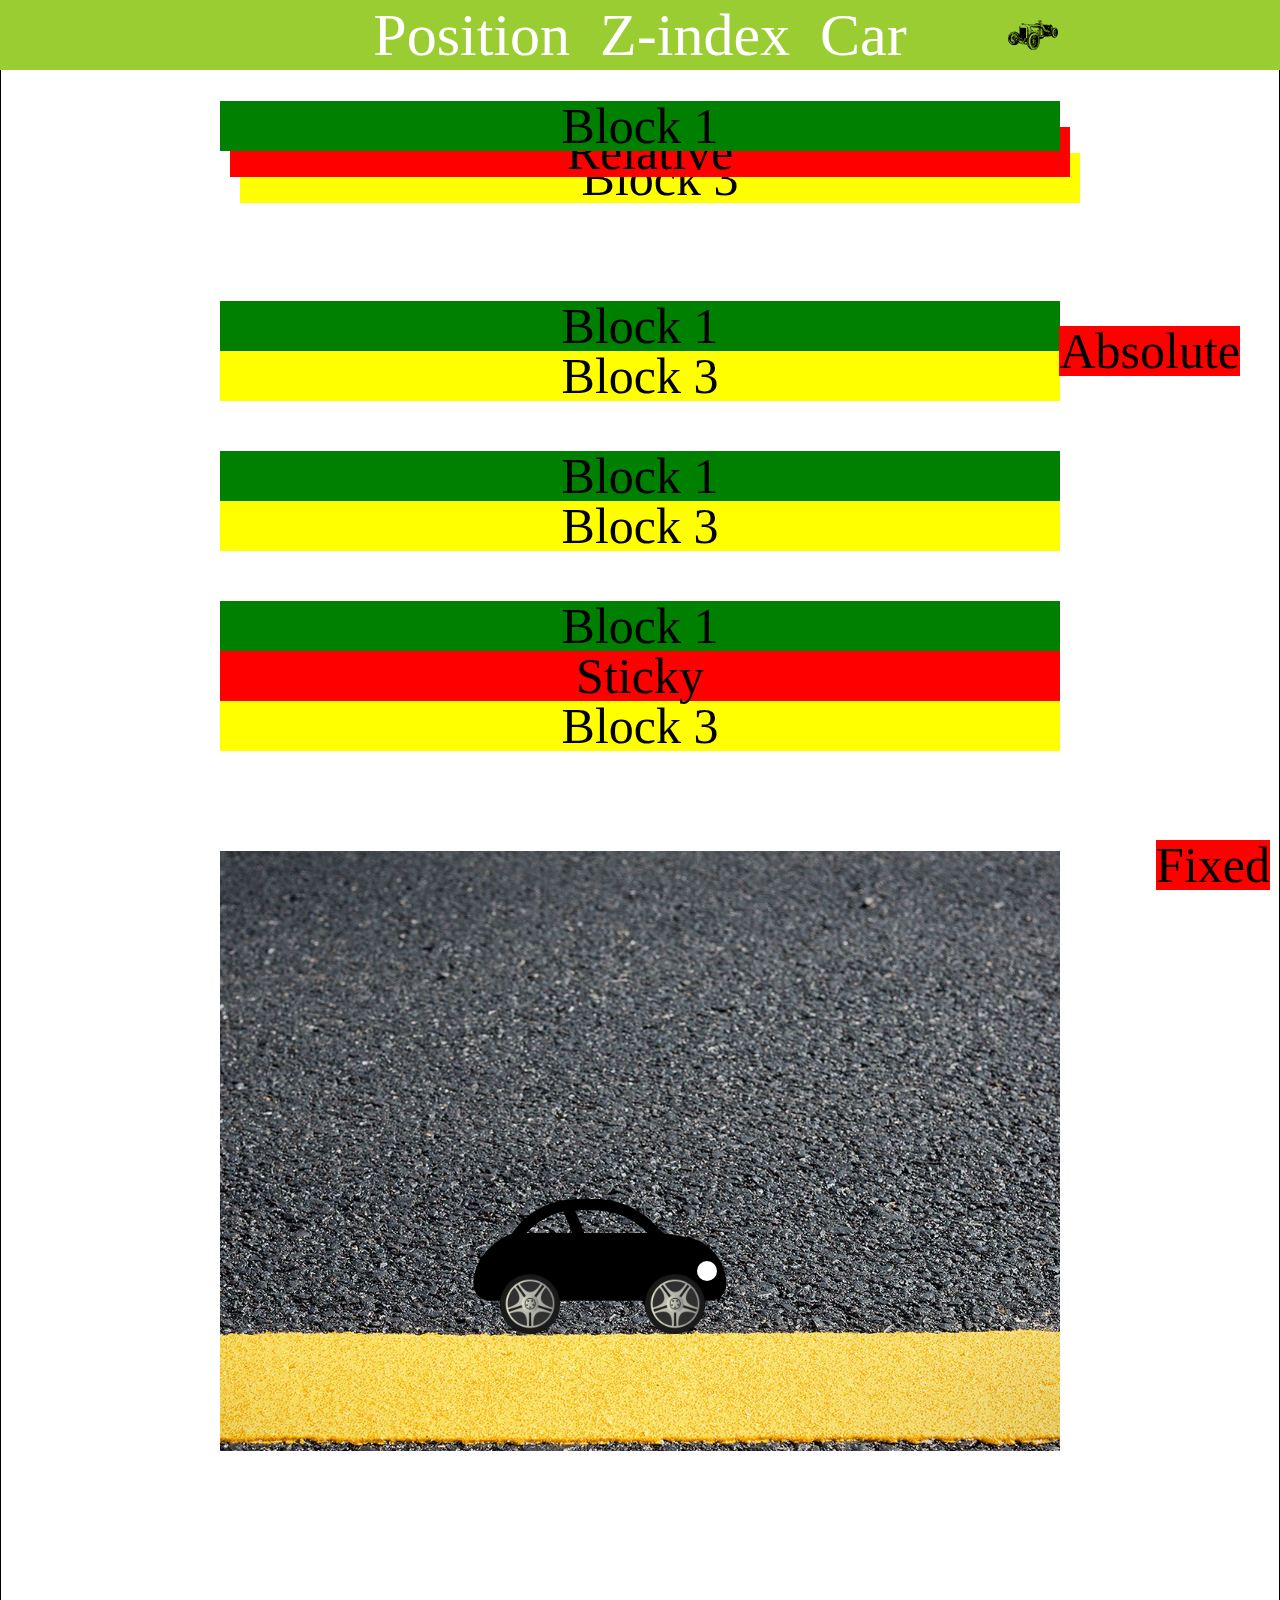
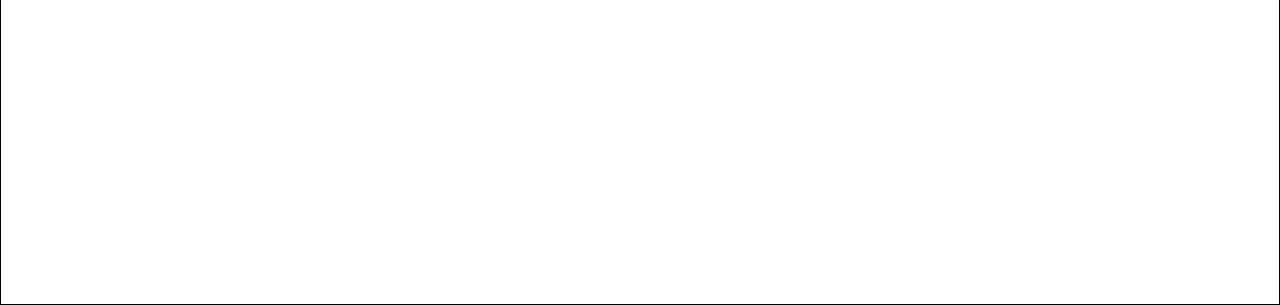
<file: lesson_11/index.html>
<!DOCTYPE html>
<html lang="en">

<head>
	<meta charset="UTF-8">
	<meta http-equiv="X-UA-Compatible" content="IE=edge">
	<meta name="viewport" content="width=device-width, initial-scale=1.0">
	<link rel="stylesheet" href="css/reset.css">
	<link rel="stylesheet" href="css/style.css">
	<title>Lesson 11</title>
</head>

<body>
	<div class="wrapper">
		<header class="header">
			<div class="header__container">

				<div class="logo">
					<a class="logo__link" href="#" >
						<img src="img/vintage.svg" alt="logo">
					</a>
				</div>

				<ul class="header__menu menu">
					<li class="menu__item"><a href="#" class="menu__link">Position</a>
						<ul class="sub-menu">
							<li class="sub-menu__item"><a class="sub-menu__link" href="#">Relative</a></li>
							<li class="sub-menu__item"><a class="sub-menu__link" href="#">Absolute</a></li>
							<li class="sub-menu__item"><a class="sub-menu__link" href="#">Fixed</a></li>
							<li class="sub-menu__item"><a class="sub-menu__link" href="#">Sticky</a></li>
						</ul>
					</li>

					<li class="menu__item"><a class="menu__link" href="#">Z-index</a>
						<ul class="sub-menu sub-menu--left">
							<li class="sub-menu__item"><a class="sub-menu__link" href="#">Auto</a></li>
							<li class="sub-menu__item"><a class="sub-menu__link" href="#">Integer</a></li>
						</ul>
					</li>

					<li class="menu__item"><a class="menu__link" href="#">Car</a></li>
				</ul>
			</div>
		</header>

		<main class="position">
			<div class="position__container">

				<div class="position__relative style relative">
					<div class="relative__item relative__item--green">Block 1</div>
					<div class="relative__item relative__item--red">Relative</div>
					<div class="relative__item relative__item--yellow">Block 3</div>
				</div>

				<div class="position__absolute style absolut">
					<div class="absolute__item absolute__item--green">Block 1</div>
					<div class="absolute__item absolute__item--red">Absolute</div>
					<div class="absolute__item absolute__item--yellow">Block 3</div>
				</div>

				<div class="position__fixed style fixed">
					<div class="fixed__item fixed__item--green">Block 1</div>
					<div class="fixed__item fixed__item--red">Fixed</div>
					<div class="fixed__item fixed__item--yellow">Block 3</div>
				</div>

				<div class="position__sticky style sticky">
					<div class="sticky__item sticky__item--green">Block 1</div>
					<div class="sticky__item sticky__item--red">Sticky</div>
					<div class="sticky__item sticky__item--yellow">Block 3</div>
				</div>
			</div>

			<section class="car">
				<div class="car__container">
					<div class="car__sections section">

						<div class="section__car">
							<img src="img/car.svg" alt="Car">
						</div>

						<div class="section__wheel-1">
							<img src="img/wheel.png" alt="Wheel">
						</div>

						<div class="section__wheel-2">
							<img src="img/wheel.png" alt="Wheel">
						</div>

						<div class="section__lamp"></div>						
					</div>
				</div>
			</section>
		</main>
		<footer class="footer"></footer>
	</div>
</body>

</html>
</file>
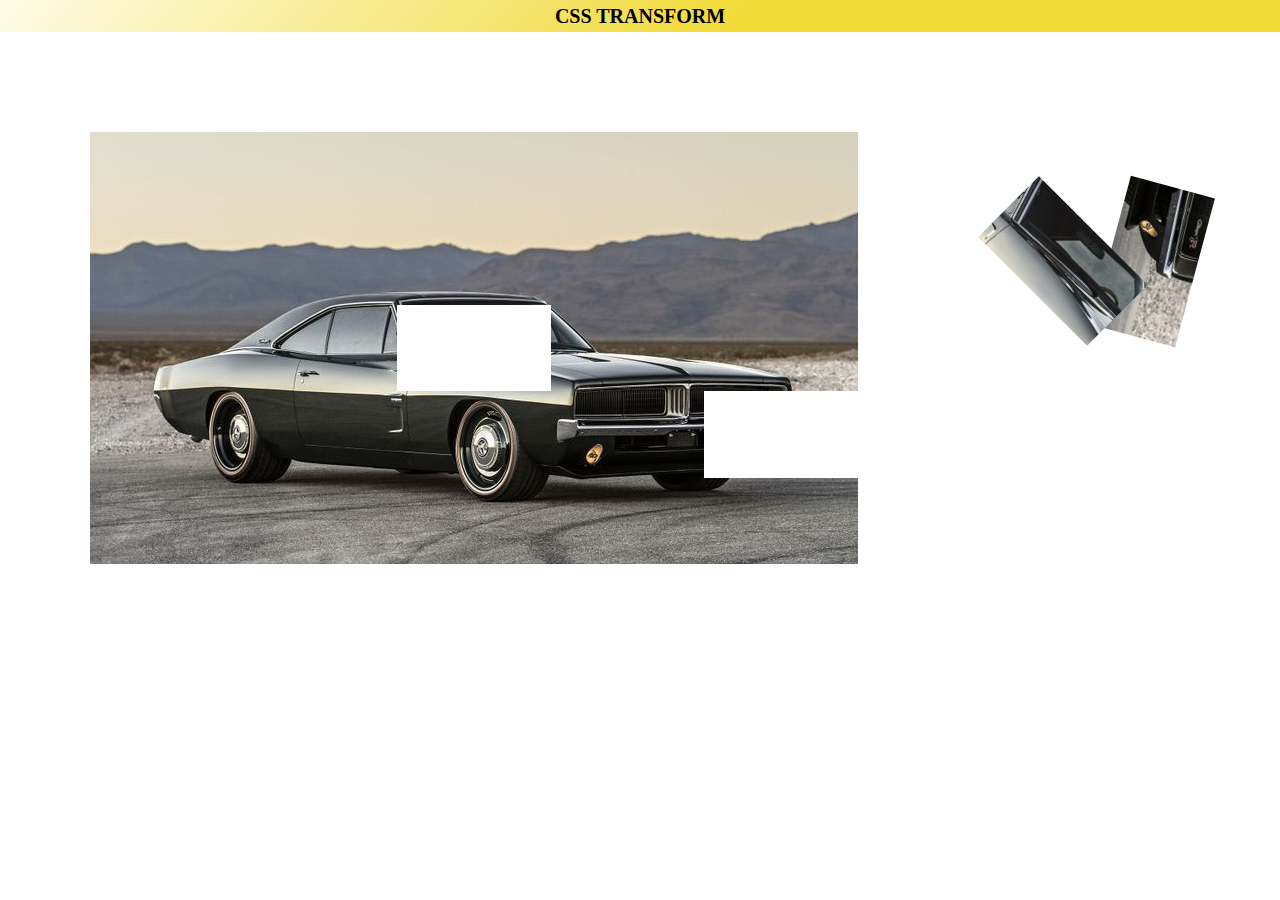
<file: lesson_12/index.html>
<!DOCTYPE html>
<html lang="en">

<head>
	<meta charset="UTF-8">
	<meta http-equiv="X-UA-Compatible" content="IE=edge">
	<meta name="viewport" content="width=device-width, initial-scale=1.0">
	<link rel="stylesheet" href="css/reset.css">
	<link rel="stylesheet" href="css/style.css">
	<title>Lesson 12</title>
</head>

<body>
	<div class="wrapper">
		<header class="header">
			<div class="header__container">
				<div class="header__title">
					<h1>СSS Transform</h1>
				</div>
			</div>
		</header>

		<main class="main-page">
			<div class="main-page__container">
				<div class="puzzles">
					<div class="puzzle-1">
						<img src="img/1.jpg" alt="Photo 1">
					</div>
					<div class="puzzle-2">
						<img src="img/2.jpg" alt="Photo 2">
					</div>
					<div class="puzzle-3">
						<img src="img/3.jpg" alt="Photo 3">
					</div>
					<div class="puzzle-4">
						<img src="img/4.jpg" alt="Photo 4">
					</div>
					<div class="puzzle-5">
						<img src="img/5.jpg" alt="Photo 5">
					</div>
					<div class="puzzle-6">
						<img src="img/6.jpg" alt="Photo 6">
					</div>
					<div class="puzzle-7">
						<img src="img/7.jpg" alt="Photo 7">
					</div>
					<div class="puzzle-8">
						<img src="img/8.jpg" alt="Photo 8">
					</div>
					<div class="puzzle-9">
						<img src="img/9.jpg" alt="Photo 9">
					</div>
					<div class="puzzle-10">
						<img src="img/10.jpg" alt="Photo 10">
					</div>
					<div class="puzzle-11">
						<img src="img/11.jpg" alt="Photo 11">
					</div>
					<div class="puzzle-12">
						<img src="img/12.jpg" alt="Photo 13">
					</div>
					<div class="puzzle-13">
						<img src="img/13.jpg" alt="Photo 13">
					</div>
					<div class="puzzle-14">
						<img src="img/14.jpg" alt="Photo 14">
					</div>
					<div class="puzzle-15">
						<img src="img/15.jpg" alt="Photo 15">
					</div>
					<div class="puzzle-16">
						<img src="img/16.jpg" alt="Photo 16">
					</div>
					<div class="puzzle-17">
						<img src="img/17.jpg" alt="Photo 17">
					</div>
					<div class="puzzle-18">
						<img src="img/18.jpg" alt="Photo 18">
					</div>
					<div class="puzzle-19">
						<img src="img/19.jpg" alt="Photo 19">
					</div>
					<div class="puzzle-20">
						<img src="img/20.jpg" alt="Photo 20">
					</div>
					<div class="puzzle-21">
						<img src="img/21.jpg" alt="Photo 21">
					</div>
					<div class="puzzle-22">
						<img src="img/22.jpg" alt="Photo 22">
					</div>
					<div class="puzzle-23">
						<img src="img/23.jpg" alt="Photo 23">
					</div>
					<div class="puzzle-24">
						<img src="img/24.jpg" alt="Photo 24">
					</div>
					<div class="puzzle-25">
						<img src="img/25.jpg" alt="Photo 25">
					</div>
				</div>
			</div>
		</main>
		<footer class="footer"></footer>
	</div>
</body>

</html>
</file>
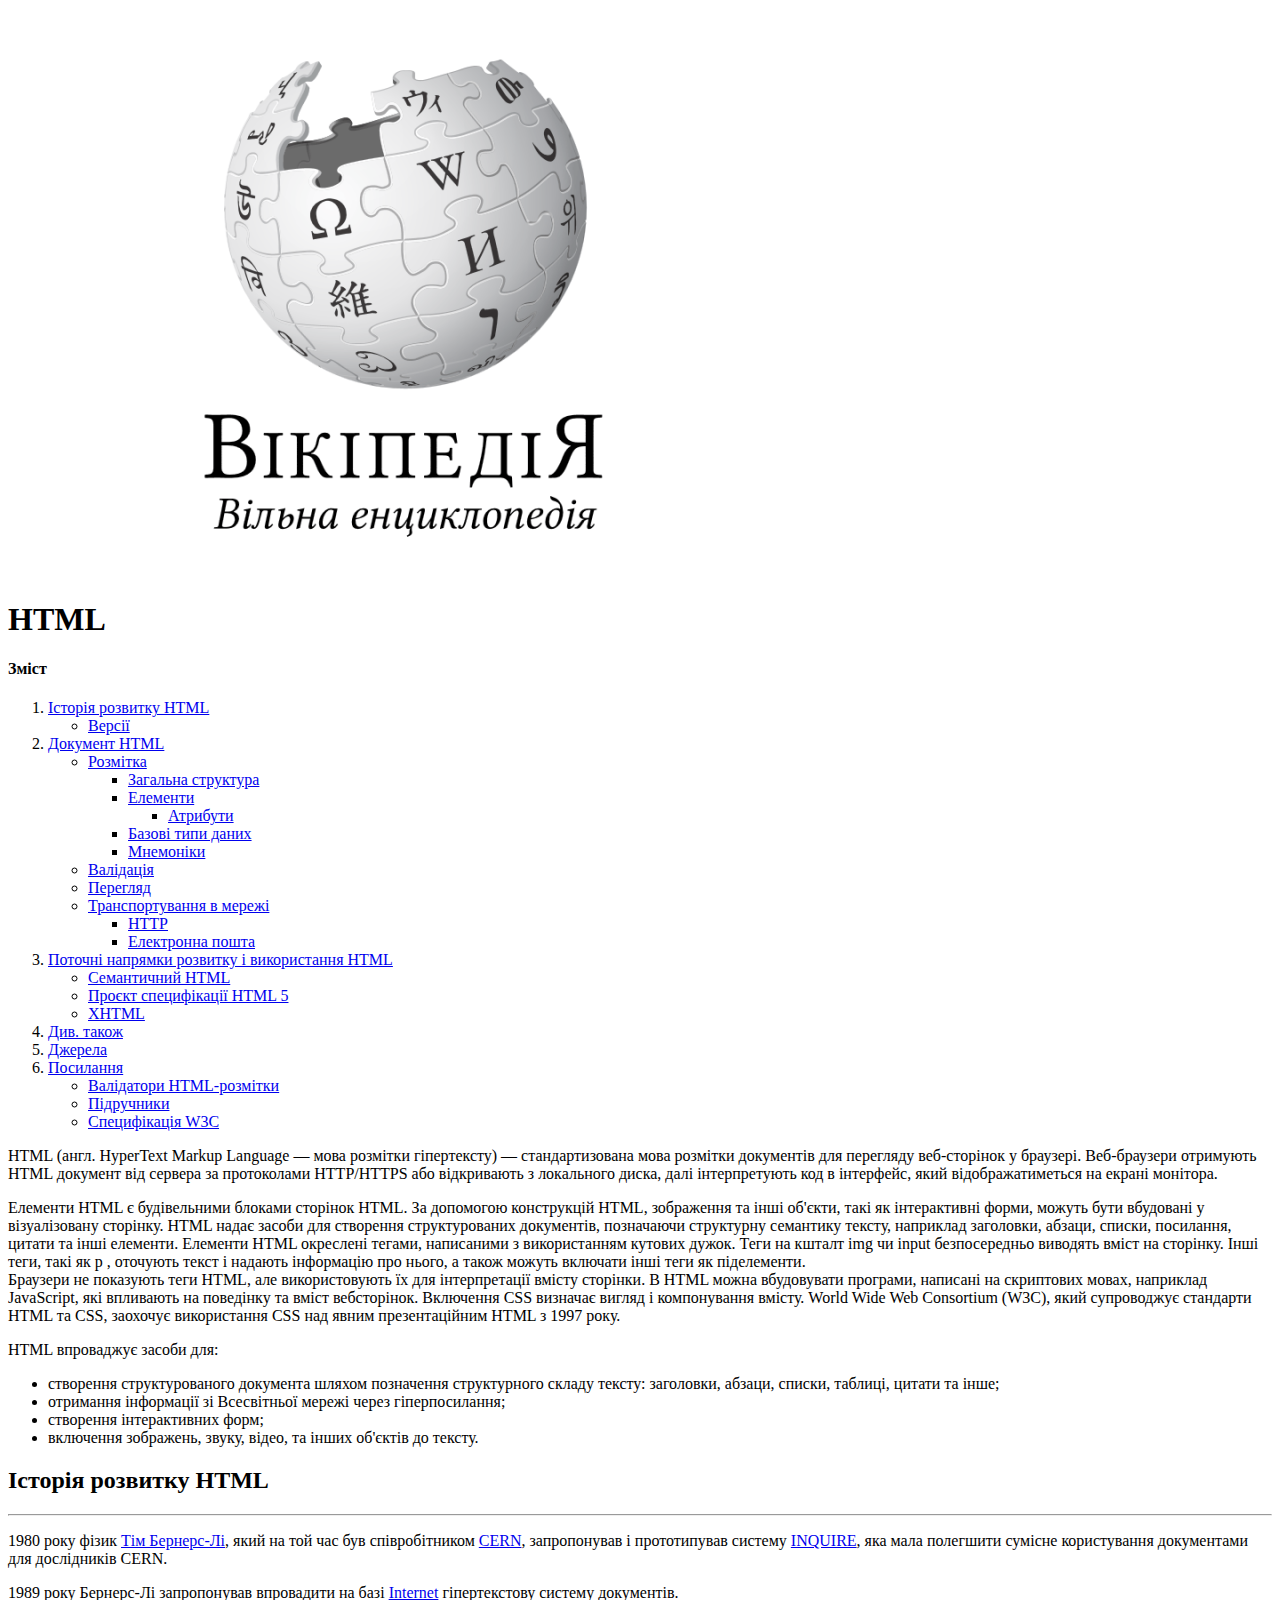
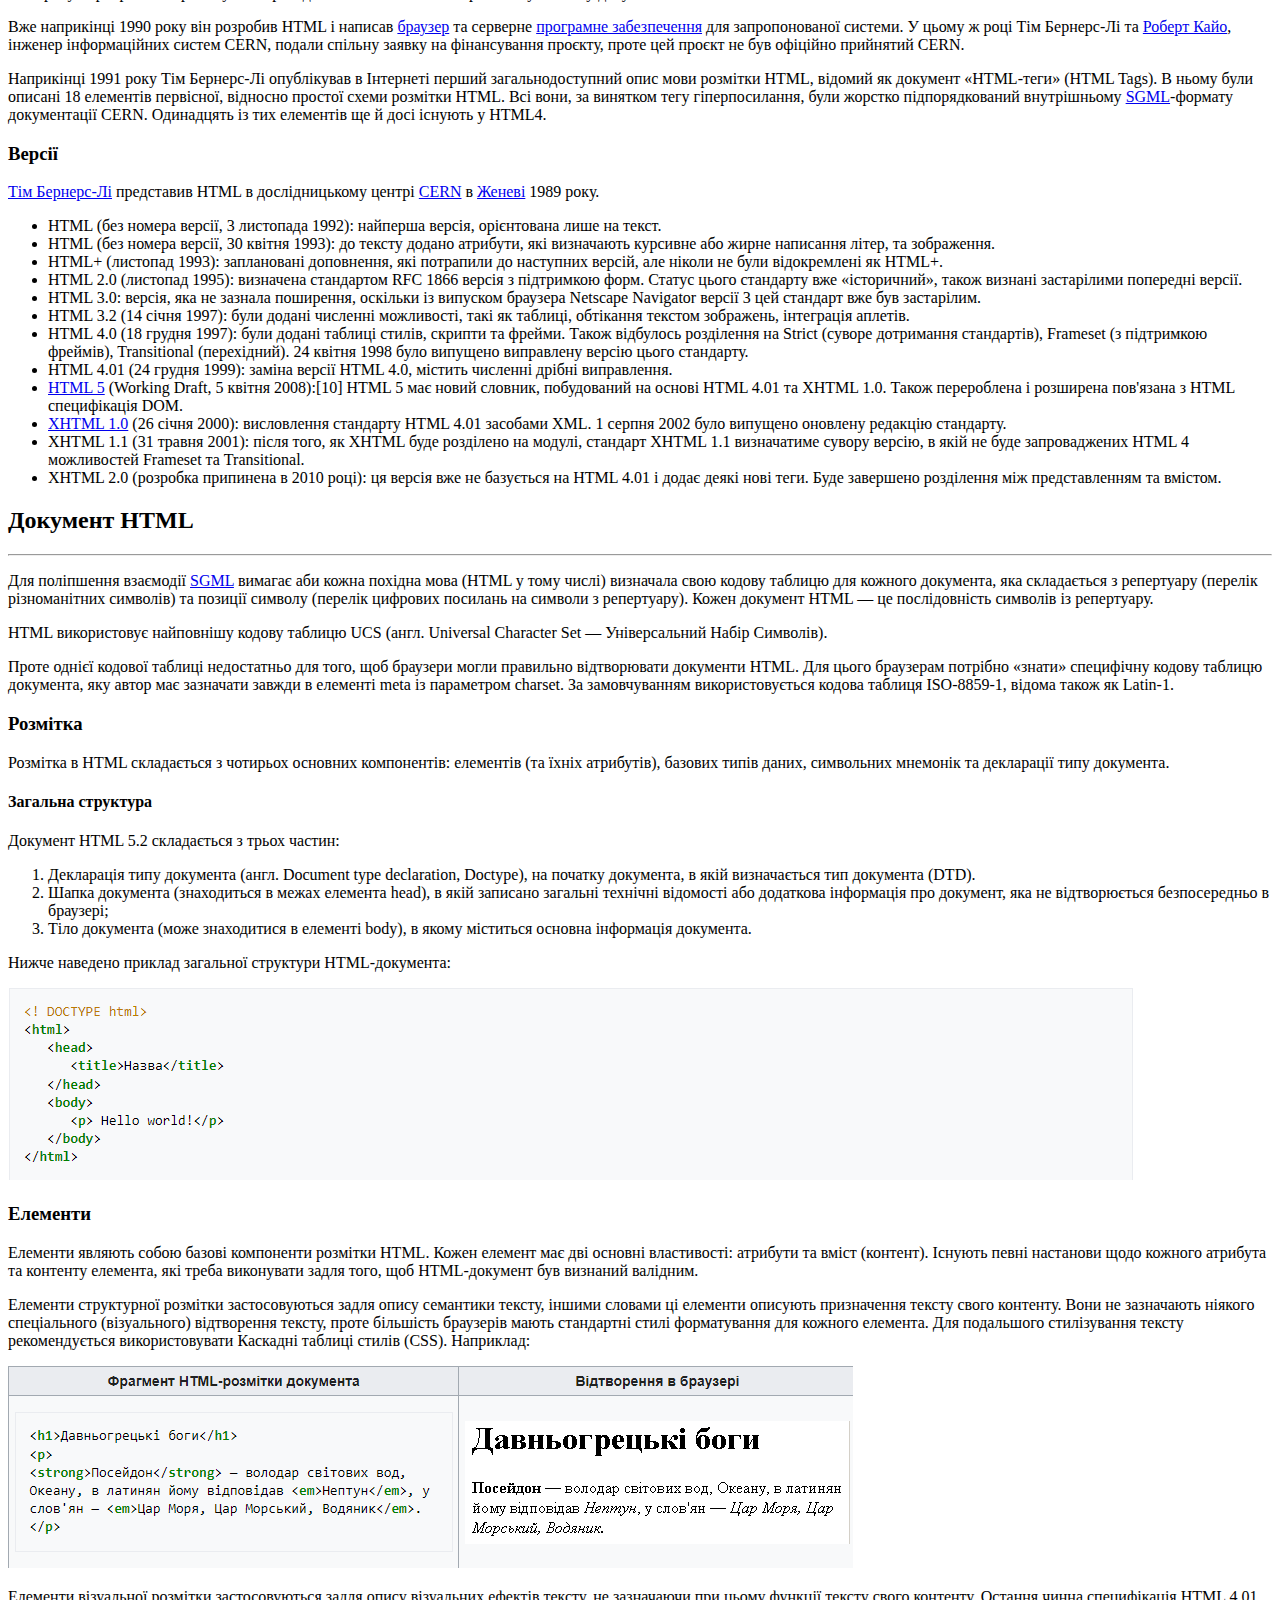
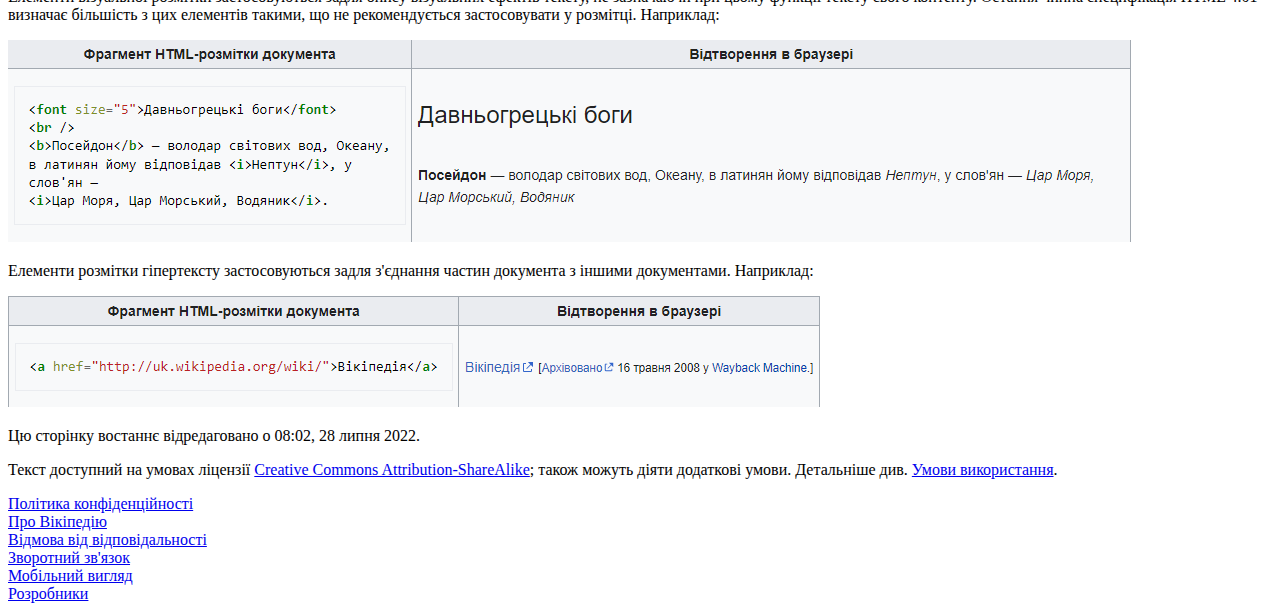
<file: lesson_2/index.html>
<!DOCTYPE html>
<html lang="uk">

<head>
	<meta charset="UTF-8">
	<meta name="viewport" content="width=device-width, initial-scale=1.0">
	<title>Lesson_2</title>
</head>

<body>
	<header>
		<div class="header">
			<img src="img/wiki-logo.png" alt="Логотип Вікіпедії">
		</div>
	</header>

	<main>
		<h1>HTML</h1>
		<h4>Зміст</h4>
		<ol>
			<li>
				<a href="https://uk.wikipedia.org/wiki/HTML#%D0%86%D1%81%D1%82%D0%BE%D1%80%D1%96%D1%8F_%D1%80%D0%BE%D0%B7%D0%B2%D0%B8%D1%82%D0%BA%D1%83_HTML"
					target="_blank">Історія розвитку HTML
				</a>
				<ul>
					<li><a href="https://uk.wikipedia.org/wiki/HTML#%D0%92%D0%B5%D1%80%D1%81%D1%96%D1%97"
							target="_blank">Версії</a></li>
				</ul>
			</li>

			<li><a href="https://uk.wikipedia.org/wiki/HTML#%D0%94%D0%BE%D0%BA%D1%83%D0%BC%D0%B5%D0%BD%D1%82_HTML"
					target="_blank">Документ HTML</a>
				<ul>
					<li>
						<a href="https://uk.wikipedia.org/wiki/HTML#%D0%A0%D0%BE%D0%B7%D0%BC%D1%96%D1%82%D0%BA%D0%B0"
							target="_blank">Розмітка</a>
						<ul>
							<li><a href="https://uk.wikipedia.org/wiki/HTML#%D0%97%D0%B0%D0%B3%D0%B0%D0%BB%D1%8C%D0%BD%D0%B0_%D1%81%D1%82%D1%80%D1%83%D0%BA%D1%82%D1%83%D1%80%D0%B0"
									target="_blank">Загальна структура</a></li>
							<li>
								<a href="https://uk.wikipedia.org/wiki/HTML#%D0%95%D0%BB%D0%B5%D0%BC%D0%B5%D0%BD%D1%82%D0%B8"
									target="_blank">Елементи</a>
								<ul>
									<li><a href="https://uk.wikipedia.org/wiki/HTML#%D0%90%D1%82%D1%80%D0%B8%D0%B1%D1%83%D1%82%D0%B8"
											target="_blank">Атрибути</a></li>
								</ul>
							</li>
							<li><a href="https://uk.wikipedia.org/wiki/HTML#%D0%91%D0%B0%D0%B7%D0%BE%D0%B2%D1%96_%D1%82%D0%B8%D0%BF%D0%B8_%D0%B4%D0%B0%D0%BD%D0%B8%D1%85"
									target="_blank">Базові типи даних</a></li>
							<li><a href="https://uk.wikipedia.org/wiki/HTML#%D0%9C%D0%BD%D0%B5%D0%BC%D0%BE%D0%BD%D1%96%D0%BA%D0%B8"
									target="_blank">Мнемоніки</a></li>
						</ul>
					</li>
					<li><a href="https://uk.wikipedia.org/wiki/HTML#%D0%92%D0%B0%D0%BB%D1%96%D0%B4%D0%B0%D1%86%D1%96%D1%8F"
							target="_blank">Валідація</a></li>
					<li><a href="https://uk.wikipedia.org/wiki/HTML#%D0%9F%D0%B5%D1%80%D0%B5%D0%B3%D0%BB%D1%8F%D0%B4"
							target="_blank">Перегляд</a></li>
					<li>
						<a href="https://uk.wikipedia.org/wiki/HTML#%D0%A2%D1%80%D0%B0%D0%BD%D1%81%D0%BF%D0%BE%D1%80%D1%82%D1%83%D0%B2%D0%B0%D0%BD%D0%BD%D1%8F_%D0%B2_%D0%BC%D0%B5%D1%80%D0%B5%D0%B6%D1%96"
							target="_blank">Транспортування в мережі</a>
						<ul>
							<li><a href="https://uk.wikipedia.org/wiki/HTML#HTTP" target="_blank">HTTP</a></li>
							<li><a href="https://uk.wikipedia.org/wiki/HTML#%D0%95%D0%BB%D0%B5%D0%BA%D1%82%D1%80%D0%BE%D0%BD%D0%BD%D0%B0_%D0%BF%D0%BE%D1%88%D1%82%D0%B0"
									target="_blank">Електронна пошта</a></li>
						</ul>
					</li>
				</ul>
			</li>

			<li>
				<a href="https://uk.wikipedia.org/wiki/HTML#%D0%9F%D0%BE%D1%82%D0%BE%D1%87%D0%BD%D1%96_%D0%BD%D0%B0%D0%BF%D1%80%D1%8F%D0%BC%D0%BA%D0%B8_%D1%80%D0%BE%D0%B7%D0%B2%D0%B8%D1%82%D0%BA%D1%83_%D1%96_%D0%B2%D0%B8%D0%BA%D0%BE%D1%80%D0%B8%D1%81%D1%82%D0%B0%D0%BD%D0%BD%D1%8F_HTML"
					target="_blank">Поточні напрямки розвитку і використання HTML</a>
				<ul>
					<li><a href="https://uk.wikipedia.org/wiki/HTML#%D0%A1%D0%B5%D0%BC%D0%B0%D0%BD%D1%82%D0%B8%D1%87%D0%BD%D0%B8%D0%B9_HTML"
							target="_blank">Семантичний HTML</a></li>
					<li><a href="https://uk.wikipedia.org/wiki/HTML#%D0%9F%D1%80%D0%BE%D1%94%D0%BA%D1%82_%D1%81%D0%BF%D0%B5%D1%86%D0%B8%D1%84%D1%96%D0%BA%D0%B0%D1%86%D1%96%D1%97_HTML_5"
							target="_blank">Проєкт специфікації HTML 5</a></li>
					<li><a href="https://uk.wikipedia.org/wiki/HTML#XHTML" target="_blank">XHTML</a></li>
				</ul>
			</li>

			<li><a href="https://uk.wikipedia.org/wiki/HTML#%D0%94%D0%B8%D0%B2._%D1%82%D0%B0%D0%BA%D0%BE%D0%B6"
					target="_blank">Див. також</a></li>

			<li><a href="https://uk.wikipedia.org/wiki/HTML#%D0%94%D0%B6%D0%B5%D1%80%D0%B5%D0%BB%D0%B0"
					target="_blank">Джерела</a></li>

			<li>
				<a href="https://uk.wikipedia.org/wiki/HTML#%D0%9F%D0%BE%D1%81%D0%B8%D0%BB%D0%B0%D0%BD%D0%BD%D1%8F"
					target="_blank">Посилання</a>
				<ul>
					<li><a href="https://uk.wikipedia.org/wiki/HTML#%D0%92%D0%B0%D0%BB%D1%96%D0%B4%D0%B0%D1%82%D0%BE%D1%80%D0%B8_HTML-%D1%80%D0%BE%D0%B7%D0%BC%D1%96%D1%82%D0%BA%D0%B8"
							target="_blank">Валідатори HTML-розмітки</a></li>
					<li><a href="https://uk.wikipedia.org/wiki/HTML#%D0%9F%D1%96%D0%B4%D1%80%D1%83%D1%87%D0%BD%D0%B8%D0%BA%D0%B8"
							target="_blank">Підручники</a></li>
					<li><a href="https://uk.wikipedia.org/wiki/HTML#%D0%A1%D0%BF%D0%B5%D1%86%D0%B8%D1%84%D1%96%D0%BA%D0%B0%D1%86%D1%96%D1%8F_W3C"
							target="_blank">Специфікація W3C</a></li>
				</ul>
			</li>
		</ol>

		<p>
			<span>HTML</span> (англ. HyperText Markup Language — мова розмітки гіпертексту) — стандартизована мова розмітки
			документів
			для перегляду веб-сторінок у браузері. Веб-браузери отримують HTML документ від сервера за протоколами
			HTTP/HTTPS або відкривають з локального диска, далі інтерпретують код в інтерфейс, який відображатиметься на
			екрані монітора.
		</p>

		<p>
			Елементи HTML є будівельними блоками сторінок HTML. За допомогою конструкцій HTML, зображення та інші об'єкти,
			такі як інтерактивні форми, можуть бути вбудовані у візуалізовану сторінку. HTML надає засоби для створення
			структурованих документів, позначаючи структурну семантику тексту, наприклад заголовки, абзаци, списки,
			посилання, цитати та інші елементи. Елементи HTML окреслені тегами, написаними з використанням кутових дужок.
			Теги на кшталт <span>img</span> чи <span>input</span> безпосередньо виводять вміст на сторінку. Інші теги, такі
			як <span> p </span>, оточують текст і надають інформацію про нього, а також можуть включати інші теги як
			піделементи. <br>
			Браузери не
			показують теги HTML, але використовують їх для інтерпретації вмісту сторінки.

			В HTML можна вбудовувати програми, написані на скриптових мовах, наприклад JavaScript, які впливають на
			поведінку та вміст вебсторінок. Включення CSS визначає вигляд і компонування вмісту. World Wide Web Consortium
			(W3C), який супроводжує стандарти HTML та CSS, заохочує використання CSS над явним презентаційним HTML з 1997
			року.
		</p>

		<p>
			HTML впроваджує засоби для:
		</p>
		<ul>
			<li>створення структурованого документа шляхом позначення структурного складу тексту: заголовки, абзаци,
				списки, таблиці, цитати та інше;</li>
			<li>отримання інформації зі Всесвітньої мережі через гіперпосилання;</li>
			<li>створення інтерактивних форм;</li>
			<li>включення зображень, звуку, відео, та інших об'єктів до тексту.</li>
		</ul>

		<h2>Історія розвитку HTML</h2>
		<hr>
		<p>
			1980 року фізик <a href="#" target="_blank">Тім Бернерс-Лі</a>, який на той час був співробітником <a
				href="#">CERN</a>,
			запропонував і прототипував систему <a href="#" target="_blank">INQUIRE</a>, яка мала полегшити сумісне
			користування
			документами для дослідників CERN.
		</p>
		<p>
			1989 року Бернерс-Лі запропонував впровадити на базі <a href="#" target="_blank">Internet</a> гіпертекстову
			систему документів.
		</p>
		<p>
			Вже наприкінці 1990 року він розробив HTML і написав <a href="#" target="_blank">браузер</a> та серверне <a
				href="#" target="_blank">програмне
				забезпечення</a> для
			запропонованої системи. У цьому ж році Тім Бернерс-Лі та <a href="#" target="_blank">Роберт Кайо</a>, інженер
			інформаційних
			систем CERN, подали
			спільну заявку на фінансування проєкту, проте цей проєкт не був офіційно прийнятий CERN.
		</p>
		<p>
			Наприкінці 1991 року Тім Бернерс-Лі опублікував в Інтернеті перший загальнодоступний опис мови розмітки HTML,
			відомий як документ «HTML-теги» (HTML Tags). В ньому були описані 18 елементів первісної, відносно простої
			схеми розмітки HTML. Всі вони, за винятком тегу гіперпосилання, були жорстко підпорядкований внутрішньому
			<a href="#" target="_blank">SGML</a>-формату документації CERN. Одинадцять із тих елементів ще й досі існують у
			HTML4.
		</p>
		<h3>Версії</h3>
		<p>
			<a href="#" target="_blank">Тім Бернерс-Лі</a> представив HTML в дослідницькому центрі <a href="#"
				target="_blank">CERN</a> в <a href="#" target="_blank">Женеві</a> 1989 року.
		</p>
		<ul>
			<li><span>HTML</span> (без номера версії, 3 листопада 1992): найперша версія, орієнтована лише на текст.</li>
			<li><span>HTML</span> (без номера версії, 30 квітня 1993): до тексту додано атрибути, які визначають курсивне
				або жирне
				написання літер, та зображення.</li>
			<li><span>HTML+</span> (листопад 1993): заплановані доповнення, які потрапили до наступних версій, але ніколи
				не були
				відокремлені як HTML+.</li>
			<li><span>HTML 2.0</span> (листопад 1995): визначена стандартом RFC 1866 версія з підтримкою форм. Статус цього
				стандарту
				вже «історичний», також визнані застарілими попередні версії.</li>
			<li><span>HTML 3.0</span>: версія, яка не зазнала поширення, оскільки із випуском браузера Netscape Navigator
				версії 3 цей
				стандарт вже був застарілим.</li>
			<li><span>HTML 3.2</span> (14 січня 1997): були додані численні можливості, такі як таблиці, обтікання текстом
				зображень,
				інтеграція аплетів.</li>
			<li><span>HTML 4.0</span> (18 грудня 1997): були додані таблиці стилів, скрипти та фрейми. Також відбулось
				розділення на
				Strict (суворе дотримання стандартів), Frameset (з підтримкою фреймів), Transitional (перехідний). 24 квітня
				1998 було випущено виправлену версію цього стандарту.</li>
			<li><span>HTML 4.01</span> (24 грудня 1999): заміна версії HTML 4.0, містить численні дрібні виправлення.</li>
			<li><a href="#" target="_blank"><span>HTML 5</span></a> (Working Draft, 5 квітня 2008):[10] HTML 5 має новий
				словник, побудований на основі HTML 4.01 та
				XHTML 1.0. Також перероблена і розширена пов'язана з HTML специфікація DOM.</li>
			<li><a href="#"><span>XHTML 1.0</span></a> (26 січня 2000): висловлення стандарту HTML 4.01 засобами XML. 1
				серпня 2002 було випущено
				оновлену редакцію стандарту.</li>
			<li><span>XHTML 1.1</span> (31 травня 2001): після того, як XHTML буде розділено на модулі, стандарт XHTML 1.1
				визначатиме
				сувору версію, в якій не буде запроваджених HTML 4 можливостей Frameset та Transitional.</li>
			<li><span>XHTML 2.0</span> (розробка припинена в 2010 році): ця версія вже не базується на HTML 4.01 і додає
				деякі нові
				теги. Буде завершено розділення між представленням та вмістом.</li>
		</ul>

		<h2>Документ HTML</h2>
		<hr>
		<p>
			Для поліпшення взаємодії <a href="#" target="_blank">SGML</a> вимагає аби кожна похідна мова (HTML у тому
			числі) визначала свою кодову таблицю
			для кожного документа, яка складається з репертуару (перелік різноманітних символів) та позиції символу
			(перелік цифрових посилань на символи з репертуару). Кожен документ HTML — це послідовність символів із
			репертуару.
		</p>
		<p>
			HTML використовує найповнішу кодову таблицю UCS (англ. Universal Character Set — Універсальний Набір Символів).
		</p>
		<p>
			Проте однієї кодової таблиці недостатньо для того, щоб браузери могли правильно відтворювати документи HTML.
			Для цього браузерам потрібно «знати» специфічну кодову таблицю документа, яку автор має зазначати завжди в
			елементі meta із параметром charset. За замовчуванням використовується кодова таблиця ISO-8859-1, відома також
			як Latin-1.
		</p>
		<h3>Розмітка</h3>
		<p>
			Розмітка в HTML складається з чотирьох основних компонентів: елементів (та їхніх атрибутів), базових типів
			даних, символьних мнемонік та декларації типу документа.
		</p>
		<h4>Загальна структура</h4>
		<p>
			Документ HTML 5.2 складається з трьох частин:
		</p>
		<ol>
			<li>Декларація типу документа (англ. Document type declaration, Doctype), на початку документа, в якій
				визначається тип документа (DTD).</li>
			<li>Шапка документа (знаходиться в межах елемента head), в якій записано загальні технічні відомості або
				додаткова інформація про документ, яка не відтворюється безпосередньо в браузері;</li>
			<li>Тіло документа (може знаходитися в елементі body), в якому міститься основна інформація документа.</li>
		</ol>
		<p>
			Нижче наведено приклад загальної структури HTML-документа:
		</p>
		<img src="img/html.png" alt="Загальна структура HTML документа">

		<h3>Елементи</h3>
		<p>
			Елементи являють собою базові компоненти розмітки HTML. Кожен елемент має дві основні властивості: атрибути та
			вміст (контент). Існують певні настанови щодо кожного атрибута та контенту елемента, які треба виконувати задля
			того, щоб HTML-документ був визнаний валідним.
		</p>
		<p>
			Елементи структурної розмітки застосовуються задля опису семантики тексту, іншими словами ці елементи описують
			призначення тексту свого контенту. Вони не зазначають ніякого спеціального (візуального) відтворення тексту,
			проте більшість браузерів мають стандартні стилі форматування для кожного елемента. Для подальшого стилізування
			тексту рекомендується використовувати Каскадні таблиці стилів (CSS). Наприклад:
		</p>
		<img src="img/pic_1.png" alt="Елементи сруктурної розмітки">
		<p>
			Елементи візуальної розмітки застосовуються задля опису візуальних ефектів тексту, не зазначаючи при цьому
			функції тексту свого контенту. Остання чинна специфікація HTML 4.01 визначає більшість з цих елементів такими,
			що не рекомендується застосовувати у розмітці. Наприклад:
		</p>
		<img src="img/pic_2.png" alt="Елементи візуальної розмітки">
		<p>
			Елементи розмітки гіпертексту застосовуються задля з'єднання частин документа з іншими документами. Наприклад:
		</p>
		<img src="img/pic_3.png" alt="Елементи розмітки гіпертексту">
	</main>
	<footer>
		<div class="footer">
			<p>
				Цю сторінку востаннє відредаговано о 08:02, 28 липня 2022.
			</p>
			<p>
				Текст доступний на умовах ліцензії <a href="#" target="_blank">Creative Commons Attribution-ShareAlike</a>;
				також можуть діяти додаткові
				умови. Детальніше див. <a href="#" target="_blank">Умови використання</a>.
			</p>
			<div><a href="#" target="_blank">Політика конфіденційності</a></div>
			<div><a href="#" target="_blank">Про Вікіпедію</a></div>
			<div><a href="#" target="_blank">Відмова від відповідальності</a></div>
			<div><a href="#" target="_blank">Зворотний зв'язок</a></div>
			<div><a href="#" target="_blank">Мобільний вигляд</a></div>
			<div><a href="#" target="_blank">Розробники</a></div>
		</div>
	</footer>
</body>

</html>
</file>
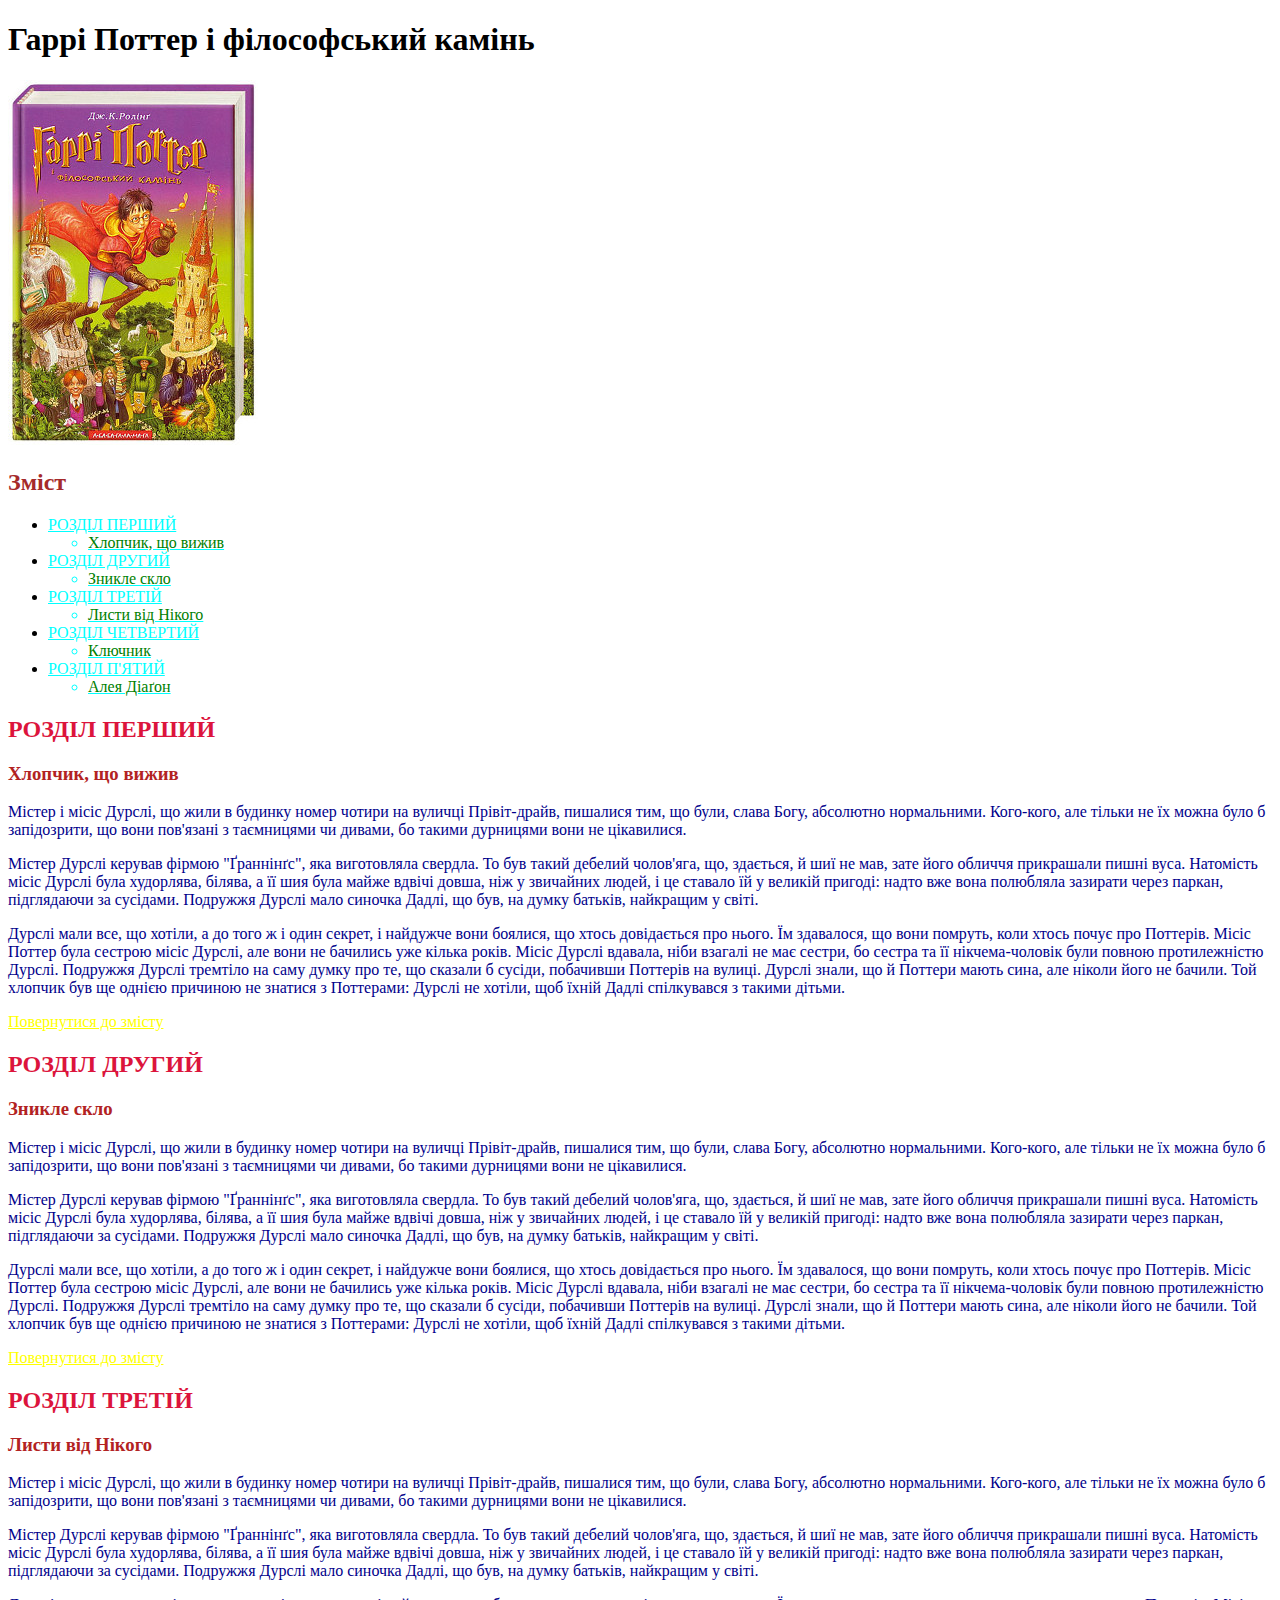
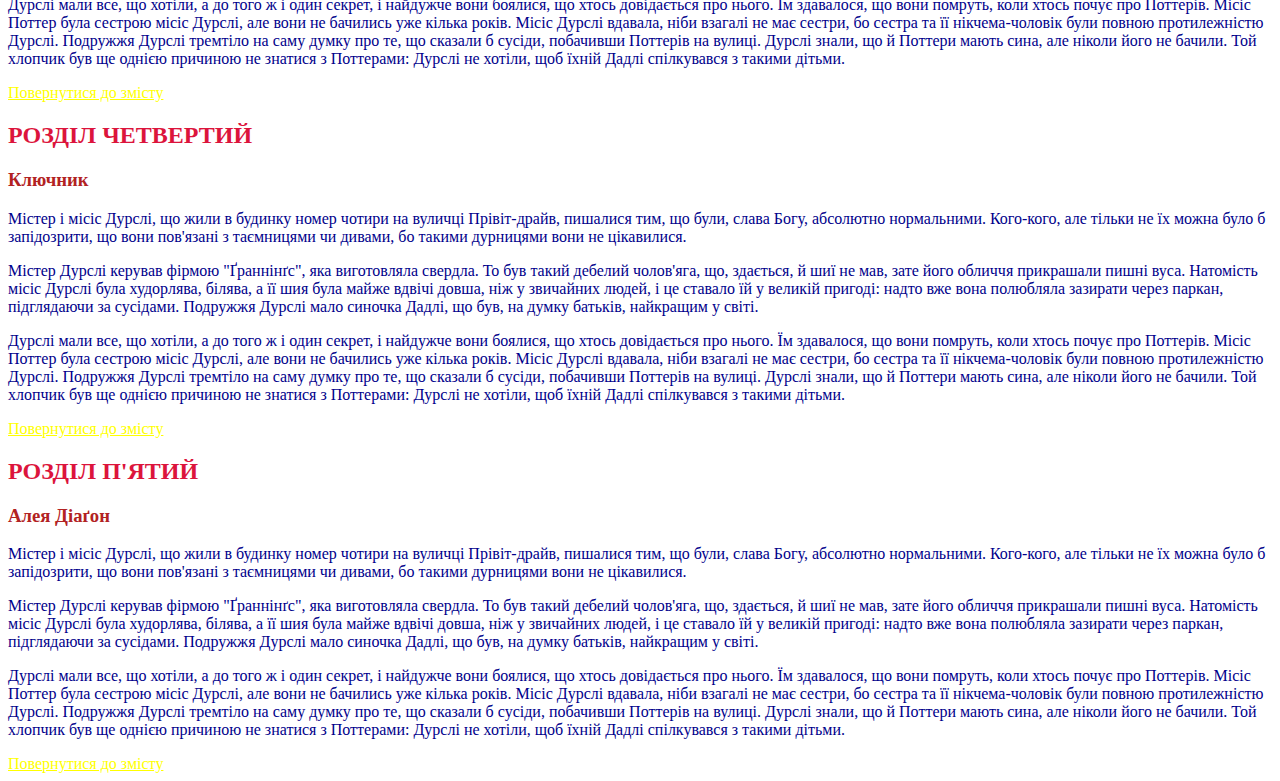
<file: lesson_3/index.html>
<!DOCTYPE html>
<html lang="uk">

<head>
	<meta charset="UTF-8">
	<meta name="viewport" content="width=device-width, initial-scale=1.0">
	<link rel="stylesheet" href="css/style.css">
	<title>Lesson 3</title>
</head>

<body>
	<header>
		<h1 class="title">Гаррi Поттер i фiлософський камiнь</h1>
		<img src="img/1.jpg" alt="Обкладинка книги">
	</header>

	<main>
		<h2 id="content">Зміст</h2>

		<ul class="list">
			<li>
				<a href="#sec-1">РОЗДІЛ ПЕРШИЙ
					<ul>
						<li><span>Хлопчик, що вижив</span></li>
					</ul>
				</a>
			</li>

			<li>
				<a href="#sec-2">РОЗДІЛ ДРУГИЙ
					<ul>
						<li><span>Зникле скло</span></li>
					</ul>
				</a>
			</li>

			<li>
				<a href="#sec-3">РОЗДІЛ ТРЕТІЙ
					<ul>
						<li><span>Листи від Нікого</span></li>
					</ul>
				</a>
			</li>

			<li>
				<a href="#sec-4">РОЗДІЛ ЧЕТВЕРТИЙ
					<ul>
						<li><span>Ключник</span></li>
					</ul>
				</a>
			</li>


			<li>
				<a href="#sec-4">РОЗДІЛ П'ЯТИЙ
					<ul>
						<li><span>Алея Діаґон</span></li>
					</ul>
				</a>
			</li>
		</ul>

		<div class="section-1">
			<h2 id="sec-1">РОЗДІЛ ПЕРШИЙ</h2>
			<h3>Хлопчик, що вижив</h3>
			<div class="text-1">
				<p>
					Містер і місіс Дурслі, що жили в будинку номер чотири на вуличці Прівіт-драйв, пишалися тим, що були,
					слава Богу, абсолютно нормальними. Кого-кого, але тільки не їх можна було б запідозрити, що вони
					пов'язані з таємницями чи дивами, бо такими дурницями вони не цікавилися.
				</p>
				<p>
					Містер Дурслі керував фірмою "Ґраннінґс", яка виготовляла свердла. То був такий дебелий чолов'яга, що,
					здається, й шиї не мав, зате його обличчя прикрашали пишні вуса. Натомість місіс Дурслі була худорлява,
					білява, а її шия була майже вдвічі довша, ніж у звичайних людей, і це ставало їй у великій пригоді: надто
					вже вона полюбляла зазирати через паркан, підглядаючи за сусідами. Подружжя Дурслі мало синочка Дадлі, що
					був, на думку батьків, найкращим у світі.
				</p>
				<p>
					Дурслі мали все, що хотіли, а до того ж і один секрет, і найдужче вони боялися, що хтось довідається про
					нього. Їм здавалося, що вони помруть, коли хтось почує про Поттерів. Місіс Поттер була сестрою місіс
					Дурслі, але вони не бачились уже кілька років. Місіс Дурслі вдавала, ніби взагалі не має сестри, бо
					сестра та її нікчема-чоловік були повною протилежністю Дурслі. Подружжя Дурслі тремтіло на саму думку про
					те, що сказали б сусіди, побачивши Поттерів на вулиці. Дурслі знали, що й Поттери мають сина, але ніколи
					його не бачили. Той хлопчик був ще однією причиною не знатися з Поттерами: Дурслі не хотіли, щоб їхній
					Дадлі спілкувався з такими дітьми.
				</p>
			</div>
			<div class="back">
				<a href="#content">Повернутися до змісту</a>
			</div>
		</div>

		<div class="section-2">
			<h2 id="sec-2">РОЗДІЛ ДРУГИЙ</h2>
			<h3>Зникле скло</h3>
			<div class="text-2">
				<p>
					Містер і місіс Дурслі, що жили в будинку номер чотири на вуличці Прівіт-драйв, пишалися тим, що були,
					слава Богу, абсолютно нормальними. Кого-кого, але тільки не їх можна було б запідозрити, що вони
					пов'язані з таємницями чи дивами, бо такими дурницями вони не цікавилися.
				</p>
				<p>
					Містер Дурслі керував фірмою "Ґраннінґс", яка виготовляла свердла. То був такий дебелий чолов'яга, що,
					здається, й шиї не мав, зате його обличчя прикрашали пишні вуса. Натомість місіс Дурслі була худорлява,
					білява, а її шия була майже вдвічі довша, ніж у звичайних людей, і це ставало їй у великій пригоді: надто
					вже вона полюбляла зазирати через паркан, підглядаючи за сусідами. Подружжя Дурслі мало синочка Дадлі, що
					був, на думку батьків, найкращим у світі.
				</p>
				<p>
					Дурслі мали все, що хотіли, а до того ж і один секрет, і найдужче вони боялися, що хтось довідається про
					нього. Їм здавалося, що вони помруть, коли хтось почує про Поттерів. Місіс Поттер була сестрою місіс
					Дурслі, але вони не бачились уже кілька років. Місіс Дурслі вдавала, ніби взагалі не має сестри, бо
					сестра та її нікчема-чоловік були повною протилежністю Дурслі. Подружжя Дурслі тремтіло на саму думку про
					те, що сказали б сусіди, побачивши Поттерів на вулиці. Дурслі знали, що й Поттери мають сина, але ніколи
					його не бачили. Той хлопчик був ще однією причиною не знатися з Поттерами: Дурслі не хотіли, щоб їхній
					Дадлі спілкувався з такими дітьми.
				</p>
			</div>
			<div class="back">
				<a href="#content">Повернутися до змісту</a>
			</div>
		</div>

		<div class="section-3">
			<h2 id="sec-3">РОЗДІЛ ТРЕТІЙ</h2>
			<h3>Листи від Нікого</h3>
			<div class="text-3">
				<p>
					Містер і місіс Дурслі, що жили в будинку номер чотири на вуличці Прівіт-драйв, пишалися тим, що були,
					слава Богу, абсолютно нормальними. Кого-кого, але тільки не їх можна було б запідозрити, що вони
					пов'язані з таємницями чи дивами, бо такими дурницями вони не цікавилися.
				</p>
				<p>
					Містер Дурслі керував фірмою "Ґраннінґс", яка виготовляла свердла. То був такий дебелий чолов'яга, що,
					здається, й шиї не мав, зате його обличчя прикрашали пишні вуса. Натомість місіс Дурслі була худорлява,
					білява, а її шия була майже вдвічі довша, ніж у звичайних людей, і це ставало їй у великій пригоді: надто
					вже вона полюбляла зазирати через паркан, підглядаючи за сусідами. Подружжя Дурслі мало синочка Дадлі, що
					був, на думку батьків, найкращим у світі.
				</p>
				<p>
					Дурслі мали все, що хотіли, а до того ж і один секрет, і найдужче вони боялися, що хтось довідається про
					нього. Їм здавалося, що вони помруть, коли хтось почує про Поттерів. Місіс Поттер була сестрою місіс
					Дурслі, але вони не бачились уже кілька років. Місіс Дурслі вдавала, ніби взагалі не має сестри, бо
					сестра та її нікчема-чоловік були повною протилежністю Дурслі. Подружжя Дурслі тремтіло на саму думку про
					те, що сказали б сусіди, побачивши Поттерів на вулиці. Дурслі знали, що й Поттери мають сина, але ніколи
					його не бачили. Той хлопчик був ще однією причиною не знатися з Поттерами: Дурслі не хотіли, щоб їхній
					Дадлі спілкувався з такими дітьми.
				</p>
			</div>
			<div class="back">
				<a href="#content">Повернутися до змісту</a>
			</div>
		</div>

		<div class="section-4">
			<h2 id="sec-4">РОЗДІЛ ЧЕТВЕРТИЙ</h2>
			<h3>Ключник</h3>
			<div class="text-4">
				<p>
					Містер і місіс Дурслі, що жили в будинку номер чотири на вуличці Прівіт-драйв, пишалися тим, що були,
					слава Богу, абсолютно нормальними. Кого-кого, але тільки не їх можна було б запідозрити, що вони
					пов'язані з таємницями чи дивами, бо такими дурницями вони не цікавилися.
				</p>
				<p>
					Містер Дурслі керував фірмою "Ґраннінґс", яка виготовляла свердла. То був такий дебелий чолов'яга, що,
					здається, й шиї не мав, зате його обличчя прикрашали пишні вуса. Натомість місіс Дурслі була худорлява,
					білява, а її шия була майже вдвічі довша, ніж у звичайних людей, і це ставало їй у великій пригоді: надто
					вже вона полюбляла зазирати через паркан, підглядаючи за сусідами. Подружжя Дурслі мало синочка Дадлі, що
					був, на думку батьків, найкращим у світі.
				</p>
				<p>
					Дурслі мали все, що хотіли, а до того ж і один секрет, і найдужче вони боялися, що хтось довідається про
					нього. Їм здавалося, що вони помруть, коли хтось почує про Поттерів. Місіс Поттер була сестрою місіс
					Дурслі, але вони не бачились уже кілька років. Місіс Дурслі вдавала, ніби взагалі не має сестри, бо
					сестра та її нікчема-чоловік були повною протилежністю Дурслі. Подружжя Дурслі тремтіло на саму думку про
					те, що сказали б сусіди, побачивши Поттерів на вулиці. Дурслі знали, що й Поттери мають сина, але ніколи
					його не бачили. Той хлопчик був ще однією причиною не знатися з Поттерами: Дурслі не хотіли, щоб їхній
					Дадлі спілкувався з такими дітьми.
				</p>
			</div>
			<div class="back">
				<a href="#content">Повернутися до змісту</a>
			</div>
		</div>

		<div class="section-5">
			<h2 id="sec-5">РОЗДІЛ П'ЯТИЙ</h2>
			<h3>Алея Діаґон</h3>
			<div class="text-5">
				<p>
					Містер і місіс Дурслі, що жили в будинку номер чотири на вуличці Прівіт-драйв, пишалися тим, що були,
					слава Богу, абсолютно нормальними. Кого-кого, але тільки не їх можна було б запідозрити, що вони
					пов'язані з таємницями чи дивами, бо такими дурницями вони не цікавилися.
				</p>
				<p>
					Містер Дурслі керував фірмою "Ґраннінґс", яка виготовляла свердла. То був такий дебелий чолов'яга, що,
					здається, й шиї не мав, зате його обличчя прикрашали пишні вуса. Натомість місіс Дурслі була худорлява,
					білява, а її шия була майже вдвічі довша, ніж у звичайних людей, і це ставало їй у великій пригоді: надто
					вже вона полюбляла зазирати через паркан, підглядаючи за сусідами. Подружжя Дурслі мало синочка Дадлі, що
					був, на думку батьків, найкращим у світі.
				</p>
				<p>
					Дурслі мали все, що хотіли, а до того ж і один секрет, і найдужче вони боялися, що хтось довідається про
					нього. Їм здавалося, що вони помруть, коли хтось почує про Поттерів. Місіс Поттер була сестрою місіс
					Дурслі, але вони не бачились уже кілька років. Місіс Дурслі вдавала, ніби взагалі не має сестри, бо
					сестра та її нікчема-чоловік були повною протилежністю Дурслі. Подружжя Дурслі тремтіло на саму думку про
					те, що сказали б сусіди, побачивши Поттерів на вулиці. Дурслі знали, що й Поттери мають сина, але ніколи
					його не бачили. Той хлопчик був ще однією причиною не знатися з Поттерами: Дурслі не хотіли, щоб їхній
					Дадлі спілкувався з такими дітьми.
				</p>
			</div>
			<div class="back">
				<a href="#content">Повернутися до змісту</a>
			</div>
		</div>
	</main>

	<footer>

	</footer>

</body>

</html>
</file>
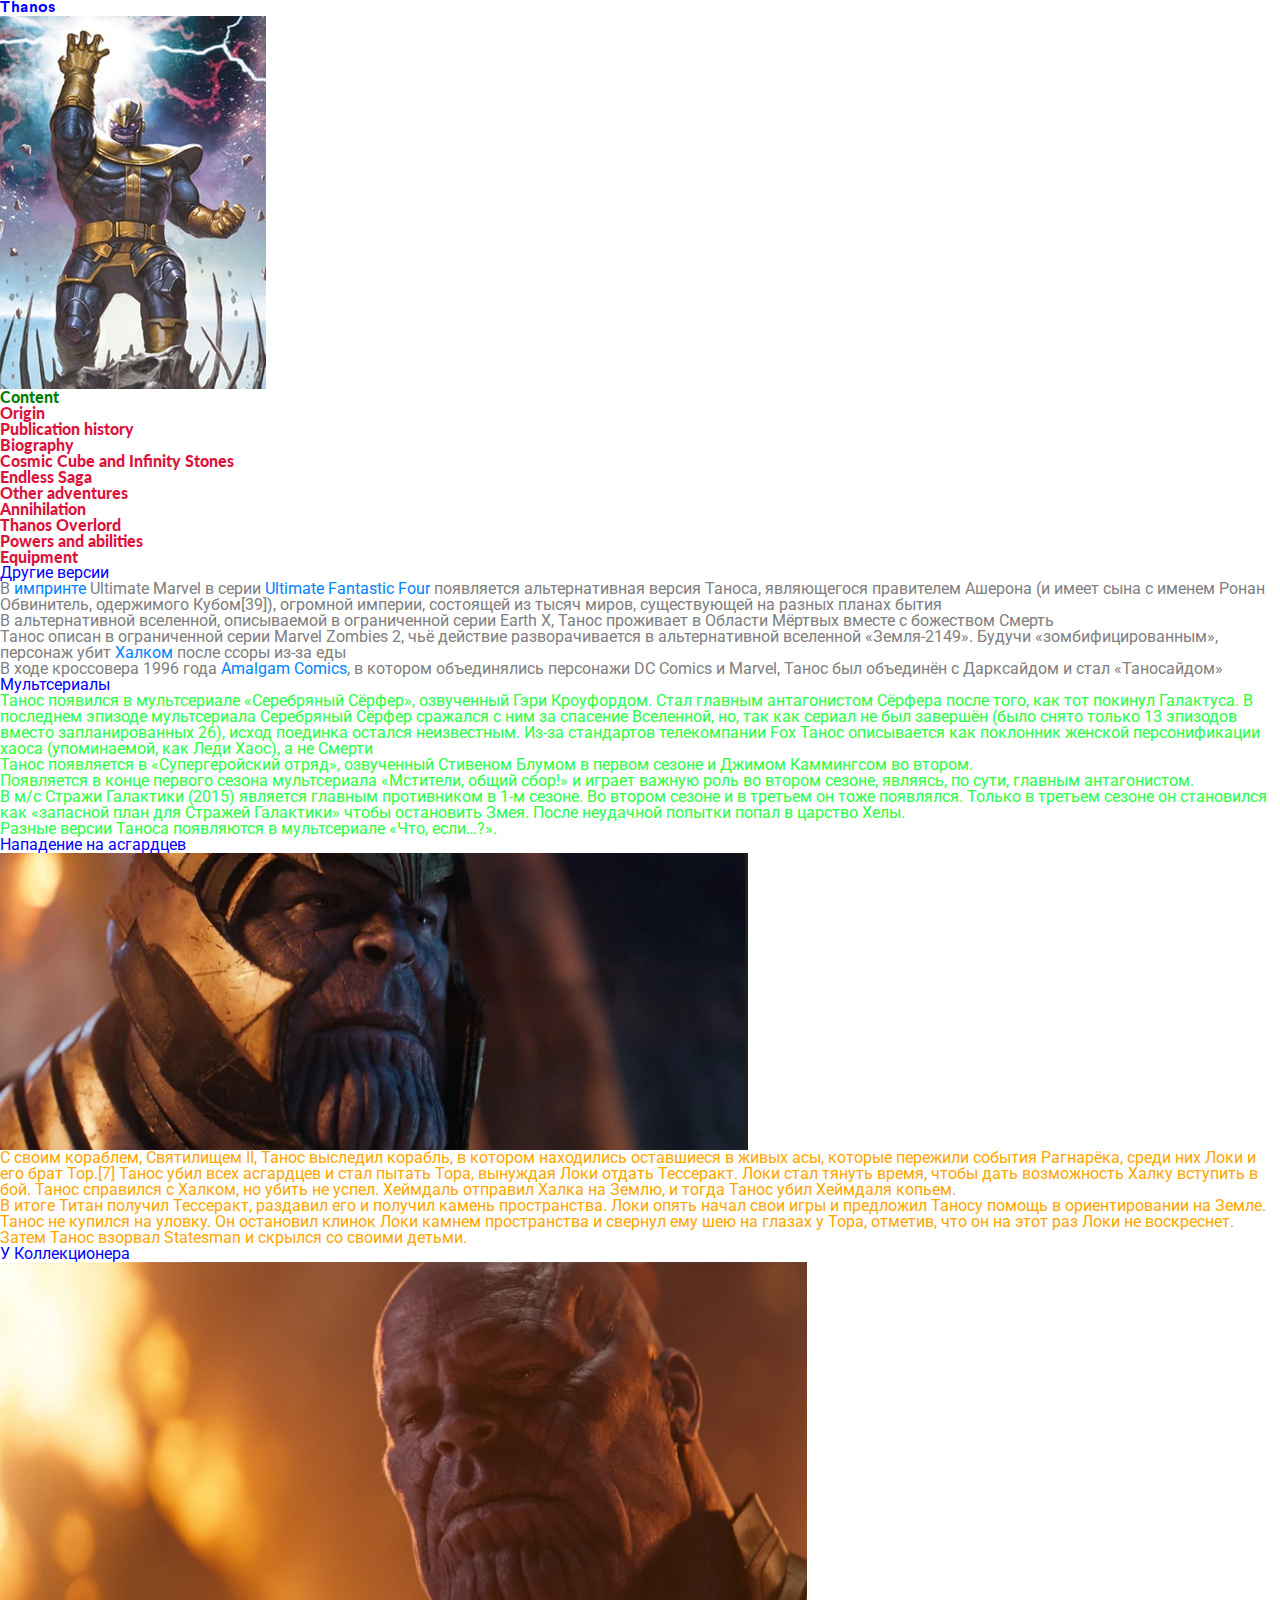
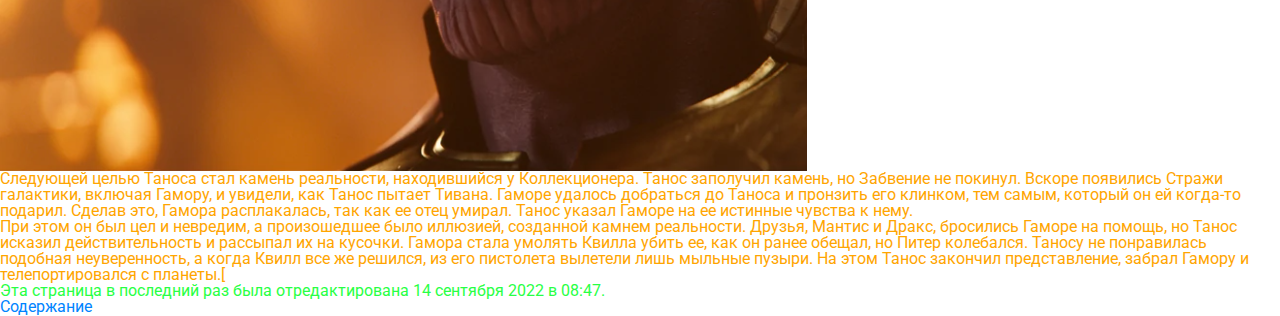
<file: lesson_4/index.html>
<!DOCTYPE html>
<html lang="ru">

<head>
	<meta charset="UTF-8">
	<meta http-equiv="X-UA-Compatible" content="IE=edge">
	<meta name="viewport" content="width=device-width, initial-scale=1.0">
	<link rel="stylesheet" href="css/fonts.css">
	<link rel="stylesheet" href="css/reset.css">
	<link rel="stylesheet" href="css/style.css">
	<title>Lesson_4</title>
</head>

<body>
	<header>
		<h1 class="title">Thanos</h1>
		<img class="img" src="img/logo.jpg" alt="Фото Таноса">
	</header>

	<main>
		<div class="content">
			<p id="lists">Content</p>
			<ul class="list">
				<li class="item">
					<a class="link"
						href="https://ru.wikipedia.org/wiki/%D0%A2%D0%B0%D0%BD%D0%BE%D1%81#%D0%9F%D1%80%D0%BE%D0%B8%D1%81%D1%85%D0%BE%D0%B6%D0%B4%D0%B5%D0%BD%D0%B8%D0%B5"
						target="_blank">Origin</a>
				</li>

				<li class="item">
					<a class="link"
						href="https://ru.wikipedia.org/wiki/%D0%A2%D0%B0%D0%BD%D0%BE%D1%81#%D0%98%D1%81%D1%82%D0%BE%D1%80%D0%B8%D1%8F_%D0%BF%D1%83%D0%B1%D0%BB%D0%B8%D0%BA%D0%B0%D1%86%D0%B8%D0%B9"
						target="_blank">Publication history</a>
				</li>

				<li class="item">
					<a class="link"
						href="https://ru.wikipedia.org/wiki/%D0%A2%D0%B0%D0%BD%D0%BE%D1%81#%D0%91%D0%B8%D0%BE%D0%B3%D1%80%D0%B0%D1%84%D0%B8%D1%8F"
						target="_blank">
						Biography
					</a>

					<ul class="items">
						<li>
							<a class="link-item"
								href="https://ru.wikipedia.org/wiki/%D0%A2%D0%B0%D0%BD%D0%BE%D1%81#%D0%9A%D0%BE%D1%81%D0%BC%D0%B8%D1%87%D0%B5%D1%81%D0%BA%D0%B8%D0%B9_%D0%9A%D1%83%D0%B1_%D0%B8_%D0%9A%D0%B0%D0%BC%D0%BD%D0%B8_%D0%91%D0%B5%D1%81%D0%BA%D0%BE%D0%BD%D0%B5%D1%87%D0%BD%D0%BE%D1%81%D1%82%D0%B8"
								target="_blank">Cosmic Cube and Infinity Stones
							</a>
						</li>

						<li>
							<a class="link-item"
								href="https://ru.wikipedia.org/wiki/%D0%A2%D0%B0%D0%BD%D0%BE%D1%81#%D0%91%D0%B5%D1%81%D0%BA%D0%BE%D0%BD%D0%B5%D1%87%D0%BD%D0%B0%D1%8F_%D0%A1%D0%B0%D0%B3%D0%B0"
								target="_blank">Endless Saga
							</a>
						</li>

						<li>
							<a class="link-item"
								href="https://ru.wikipedia.org/wiki/%D0%A2%D0%B0%D0%BD%D0%BE%D1%81#%D0%94%D1%80%D1%83%D0%B3%D0%B8%D0%B5_%D0%BF%D1%80%D0%B8%D0%BA%D0%BB%D1%8E%D1%87%D0%B5%D0%BD%D0%B8%D1%8F"
								target="_blank">Other adventures
							</a>
						</li>

						<li>
							<a class="link-item"
								href="https://ru.wikipedia.org/wiki/%D0%A2%D0%B0%D0%BD%D0%BE%D1%81#%D0%90%D0%BD%D0%BD%D0%B8%D0%B3%D0%B8%D0%BB%D1%8F%D1%86%D0%B8%D1%8F"
								target="_blank">Annihilation</a>
						</li>

						<li>
							<a class="link-item"
								href="https://ru.wikipedia.org/wiki/%D0%A2%D0%B0%D0%BD%D0%BE%D1%81#%D0%A2%D0%B0%D0%BD%D0%BE%D1%81_%D0%9F%D0%BE%D0%B2%D0%B5%D0%BB%D0%B8%D1%82%D0%B5%D0%BB%D1%8C"
								target="_blank">Thanos Overlord
							</a>
						</li>
					</ul>

				<li class="item">
					<a class="link"
						href="https://ru.wikipedia.org/wiki/%D0%A2%D0%B0%D0%BD%D0%BE%D1%81#%D0%A1%D0%B8%D0%BB%D1%8B_%D0%B8_%D1%81%D0%BF%D0%BE%D1%81%D0%BE%D0%B1%D0%BD%D0%BE%D1%81%D1%82%D0%B8"
						target="_blank">Powers and abilities
					</a>
				</li>

				<li class="item">
					<a class="link"
						href="https://ru.wikipedia.org/wiki/%D0%A2%D0%B0%D0%BD%D0%BE%D1%81#%D0%A1%D0%BD%D0%B0%D1%80%D1%8F%D0%B6%D0%B5%D0%BD%D0%B8%D0%B5"
						target="_blank">Equipment</a>
				</li>
			</ul>
		</div>

		<h2>Другие версии</h2>
		<div class="text">
			<p>В <a href="https://ru.wikipedia.org/wiki/%D0%98%D0%BC%D0%BF%D1%80%D0%B8%D0%BD%D1%82">импринте</a>
				Ultimate
				Marvel в серии <a href="https://ru.wikipedia.org/wiki/Ultimate_Fantastic_Four"> Ultimate Fantastic
					Four</a> появляется альтернативная версия
				Таноса,
				являющегося правителем Ашерона (и имеет сына с именем Ронан Обвинитель, одержимого Кубом[39]), огромной
				империи, состоящей из тысяч миров, существующей на разных планах бытия</p>
			<p>В альтернативной вселенной, описываемой в ограниченной серии Earth X, Танос проживает в Области Мёртвых
				вместе с божеством Смерть</p>
			<p>Танос описан в ограниченной серии Marvel Zombies 2, чьё действие разворачивается в альтернативной
				вселенной
				«Земля-2149». Будучи «зомбифицированным», персонаж убит <a
					href="https://ru.wikipedia.org/wiki/%D0%A5%D0%B0%D0%BB%D0%BA_(Marvel_Comics)">Халком</a> после ссоры
				из-за еды</p>
			<p>В ходе кроссовера 1996 года <a href="https://ru.wikipedia.org/wiki/Amalgam_Comics">Amalgam Comics</a>, в
				котором объединялись персонажи DC Comics и
				Marvel, Танос
				был
				объединён с Дарксайдом и стал «Таносайдом»</p>
		</div>

		<h2>Мультсериалы</h2>

		<ul class="list">
			<li>
				<p>Танос появился в мультсериале «Серебряный Сёрфер», озвученный Гэри Кроуфордом. Стал главным
					антагонистом Сёрфера после того, как тот покинул Галактуса. В последнем эпизоде мультсериала
					Серебряный Сёрфер сражался с ним за спасение Вселенной, но, так как сериал не был завершён (было снято
					только 13 эпизодов вместо запланированных 26), исход поединка остался неизвестным. Из-за стандартов
					телекомпании Fox Танос описывается как поклонник женской персонификации хаоса (упоминаемой, как Леди
					Хаос), а не Смерти</p>
			</li>
			<li>
				<p>Танос появляется в «Супергеройский отряд», озвученный Стивеном Блумом в первом сезоне и Джимом
					Каммингсом во втором.</p>
			</li>
			<li>
				<p>Появляется в конце первого сезона мультсериала «Мстители, общий сбор!» и играет важную роль во втором
					сезоне, являясь, по сути, главным антагонистом.</p>
			</li>
			<li>
				<p>В м/с Стражи Галактики (2015) является главным противником в 1-м сезоне. Во втором сезоне и в третьем
					он тоже появлялся. Только в третьем сезоне он становился как «запасной план для Стражей Галактики»
					чтобы остановить Змея. После неудачной попытки попал в царство Хелы.</p>
			</li>
			<li>
				<p>Разные версии Таноса появляются в мультсериале «Что, если…?».</p>
			</li>
		</ul>

		<h2>Нападение на асгардцев</h2>
		<img class="img" src="img/1.png" alt="Фото Таноса">
		<p>С своим кораблем, Святилищем II, Танос выследил корабль, в котором находились оставшиеся в живых асы,
			которые пережили события Рагнарёка, среди них Локи и его брат Тор.[7] Танос убил всех асгардцев и стал
			пытать Тора, вынуждая Локи отдать Тессеракт. Локи стал тянуть время, чтобы дать возможность Халку вступить в
			бой. Танос справился с Халком, но убить не успел. Хеймдаль отправил Халка на Землю, и тогда Танос убил
			Хеймдаля копьем.</p>
		<p>В итоге Титан получил Тессеракт, раздавил его и получил камень пространства. Локи опять начал свои игры и
			предложил Таносу помощь в ориентировании на Земле. Танос не купился на уловку. Он остановил клинок Локи
			камнем пространства и свернул ему шею на глазах у Тора, отметив, что он на этот раз Локи не воскреснет.
			Затем Танос взорвал Statesman и скрылся со своими детьми.</p>

		<h2>У Коллекционера</h2>
		<img class="img" src="img/2.png" alt="Фото Таноса">
		<p>Следующей целью Таноса стал камень реальности, находившийся у Коллекционера. Танос заполучил камень, но
			Забвение не покинул. Вскоре появились Стражи галактики, включая Гамору, и увидели, как Танос пытает Тивана.
			Гаморе удалось добраться до Таноса и пронзить его клинком, тем самым, который он ей когда-то подарил. Сделав
			это, Гамора расплакалась, так как ее отец умирал. Танос указал Гаморе на ее истинные чувства к нему.</p>
		<p>При этом он был цел и невредим, а произошедшее было иллюзией, созданной камнем реальности. Друзья, Мантис и
			Дракс, бросились Гаморе на помощь, но Танос исказил действительность и рассыпал их на кусочки. Гамора стала
			умолять Квилла убить ее, как он ранее обещал, но Питер колебался. Таносу не понравилась подобная неуверенность,
			а когда Квилл все же решился, из его пистолета вылетели лишь мыльные пузыри. На этом Танос закончил
			представление, забрал Гамору и телепортировался с планеты.[</p>
	</main>

	<footer>
		<p>Эта страница в последний раз была отредактирована 14 сентября 2022 в 08:47.</p>
		<a href="#lists">Содержание</a>
	</footer>
</body>

</html>
</file>
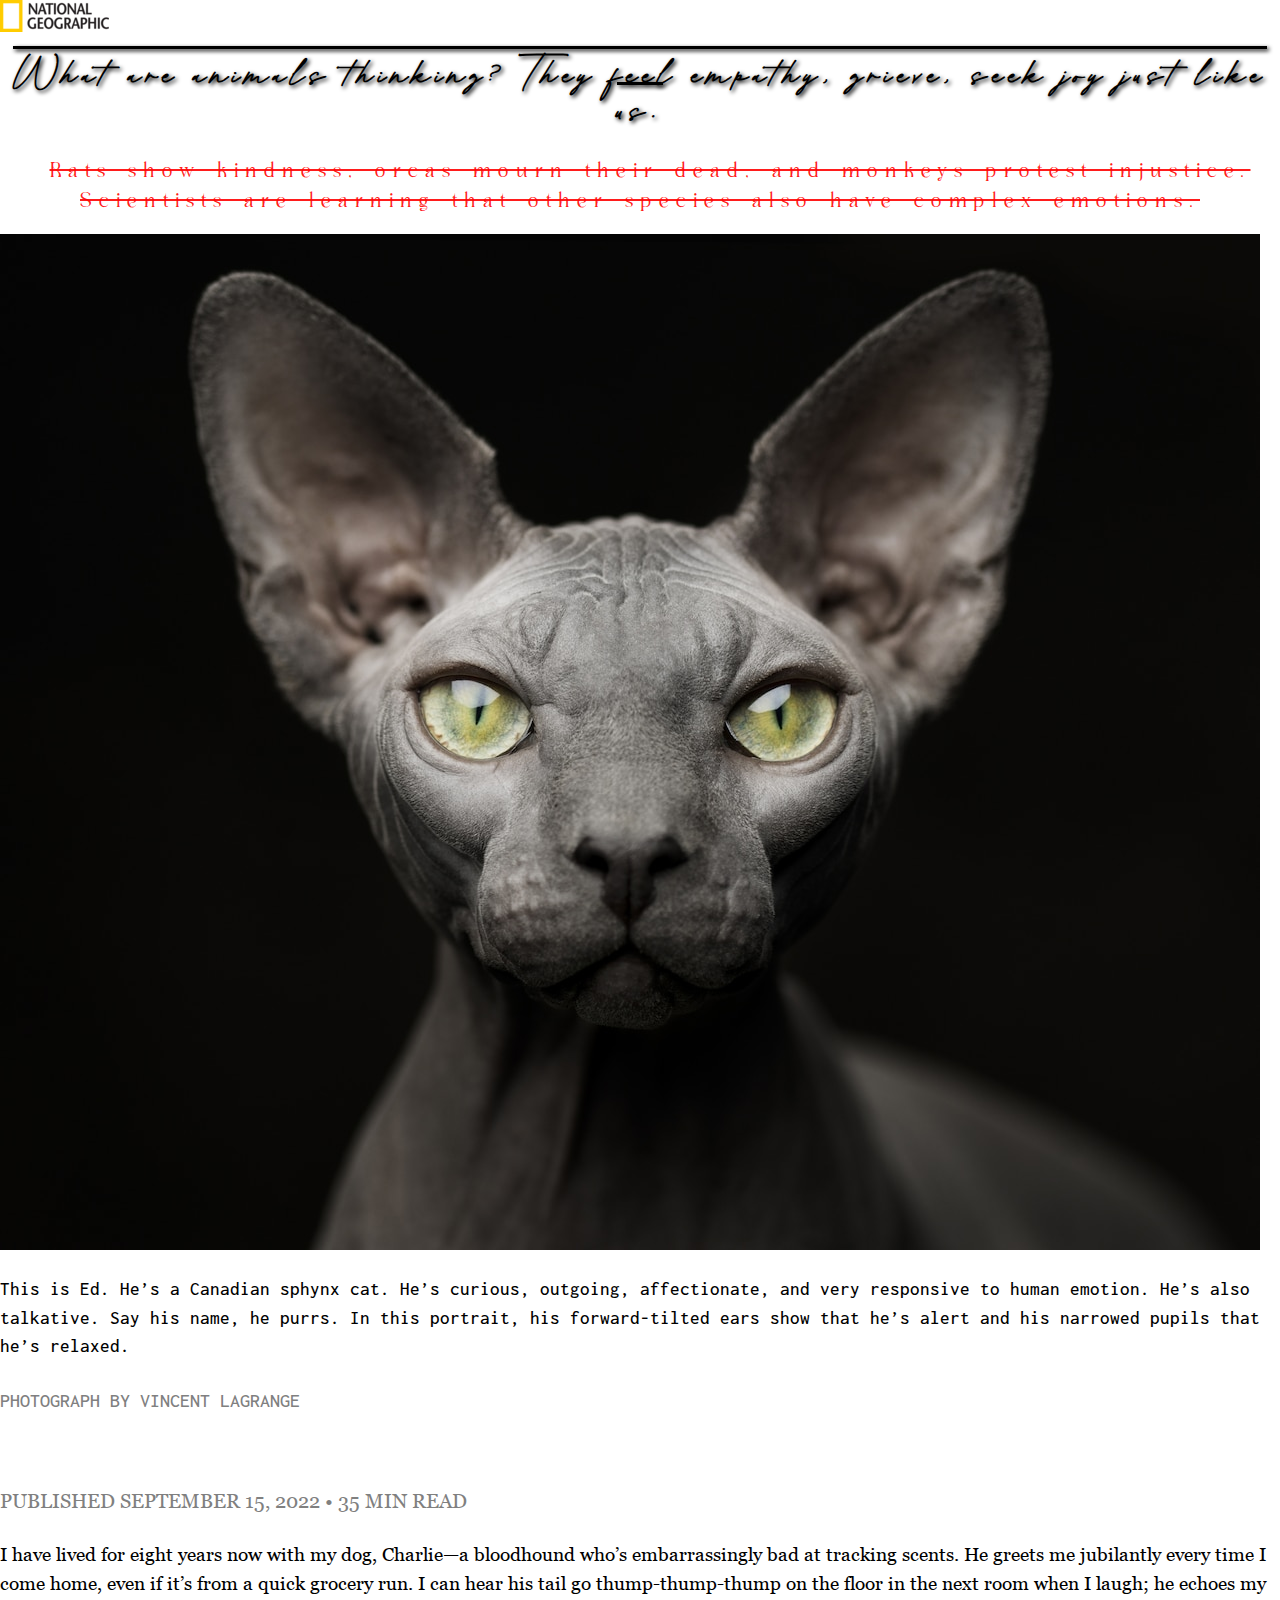
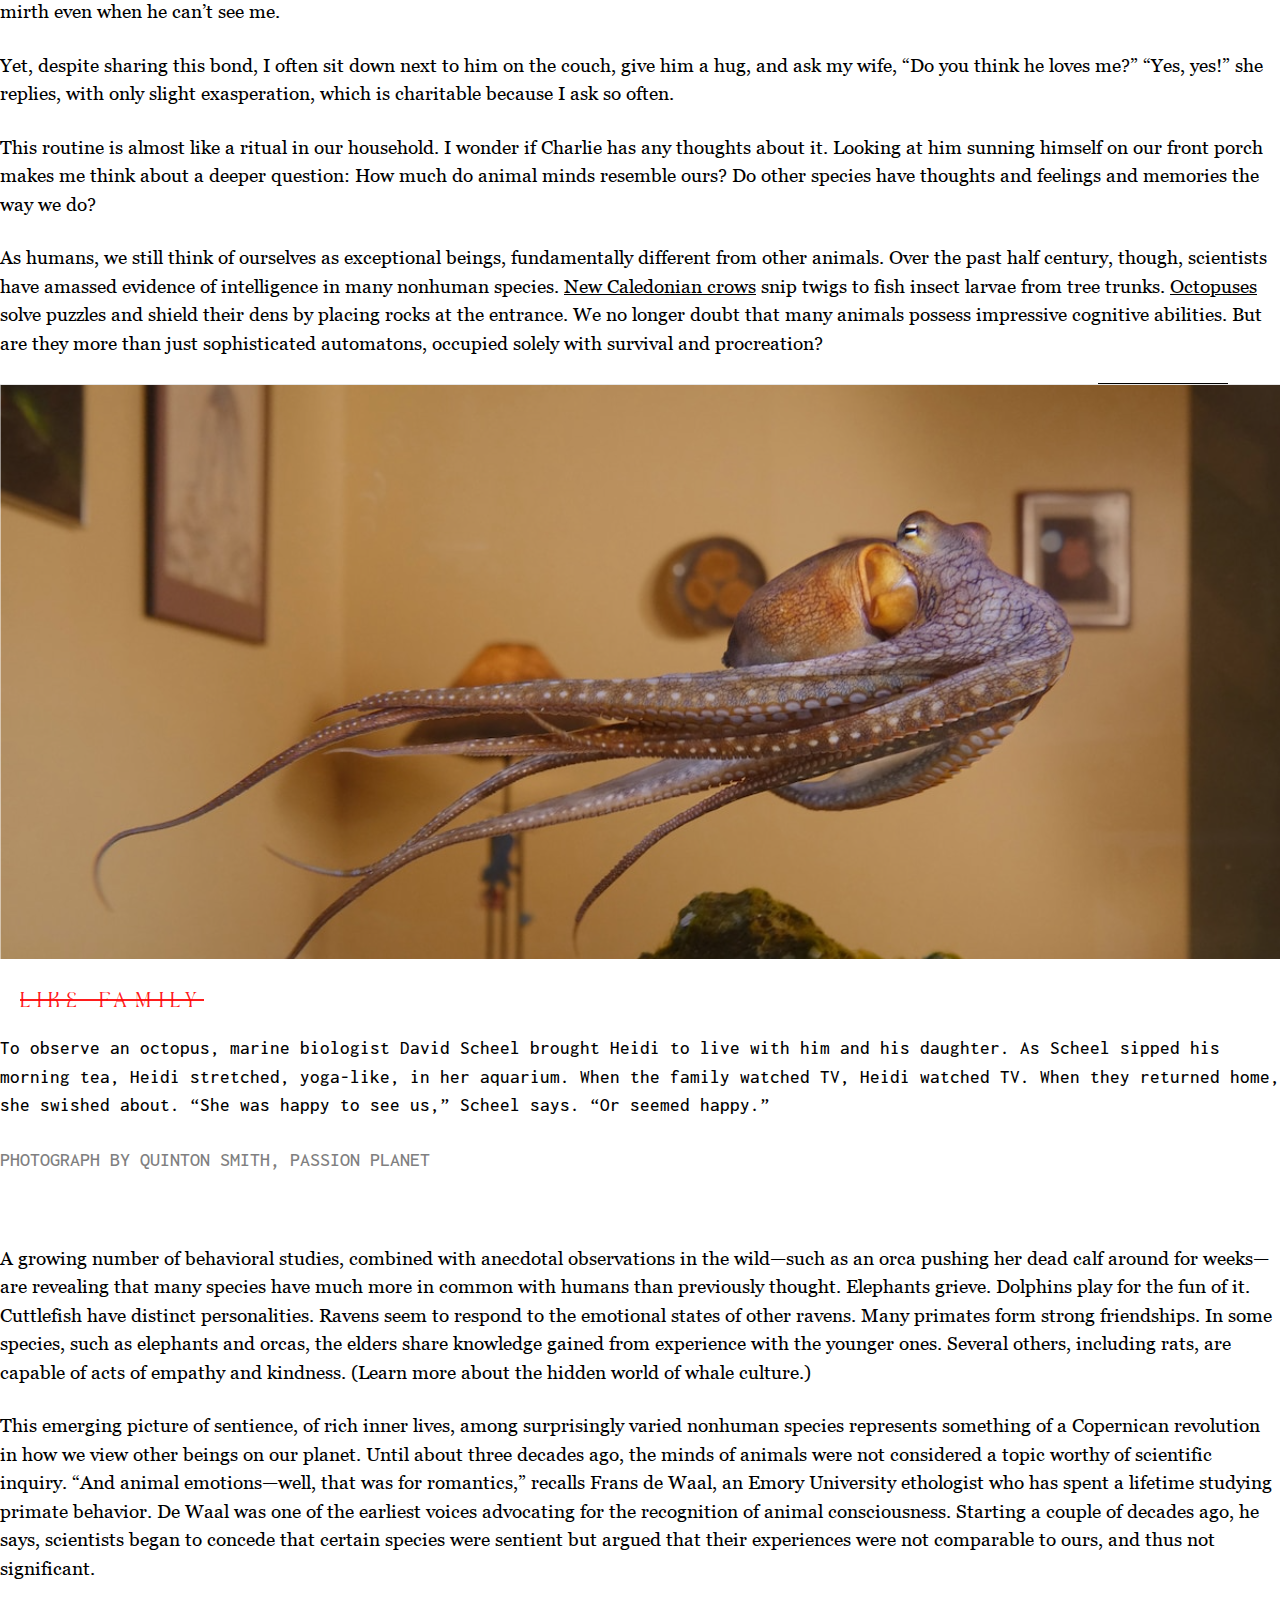
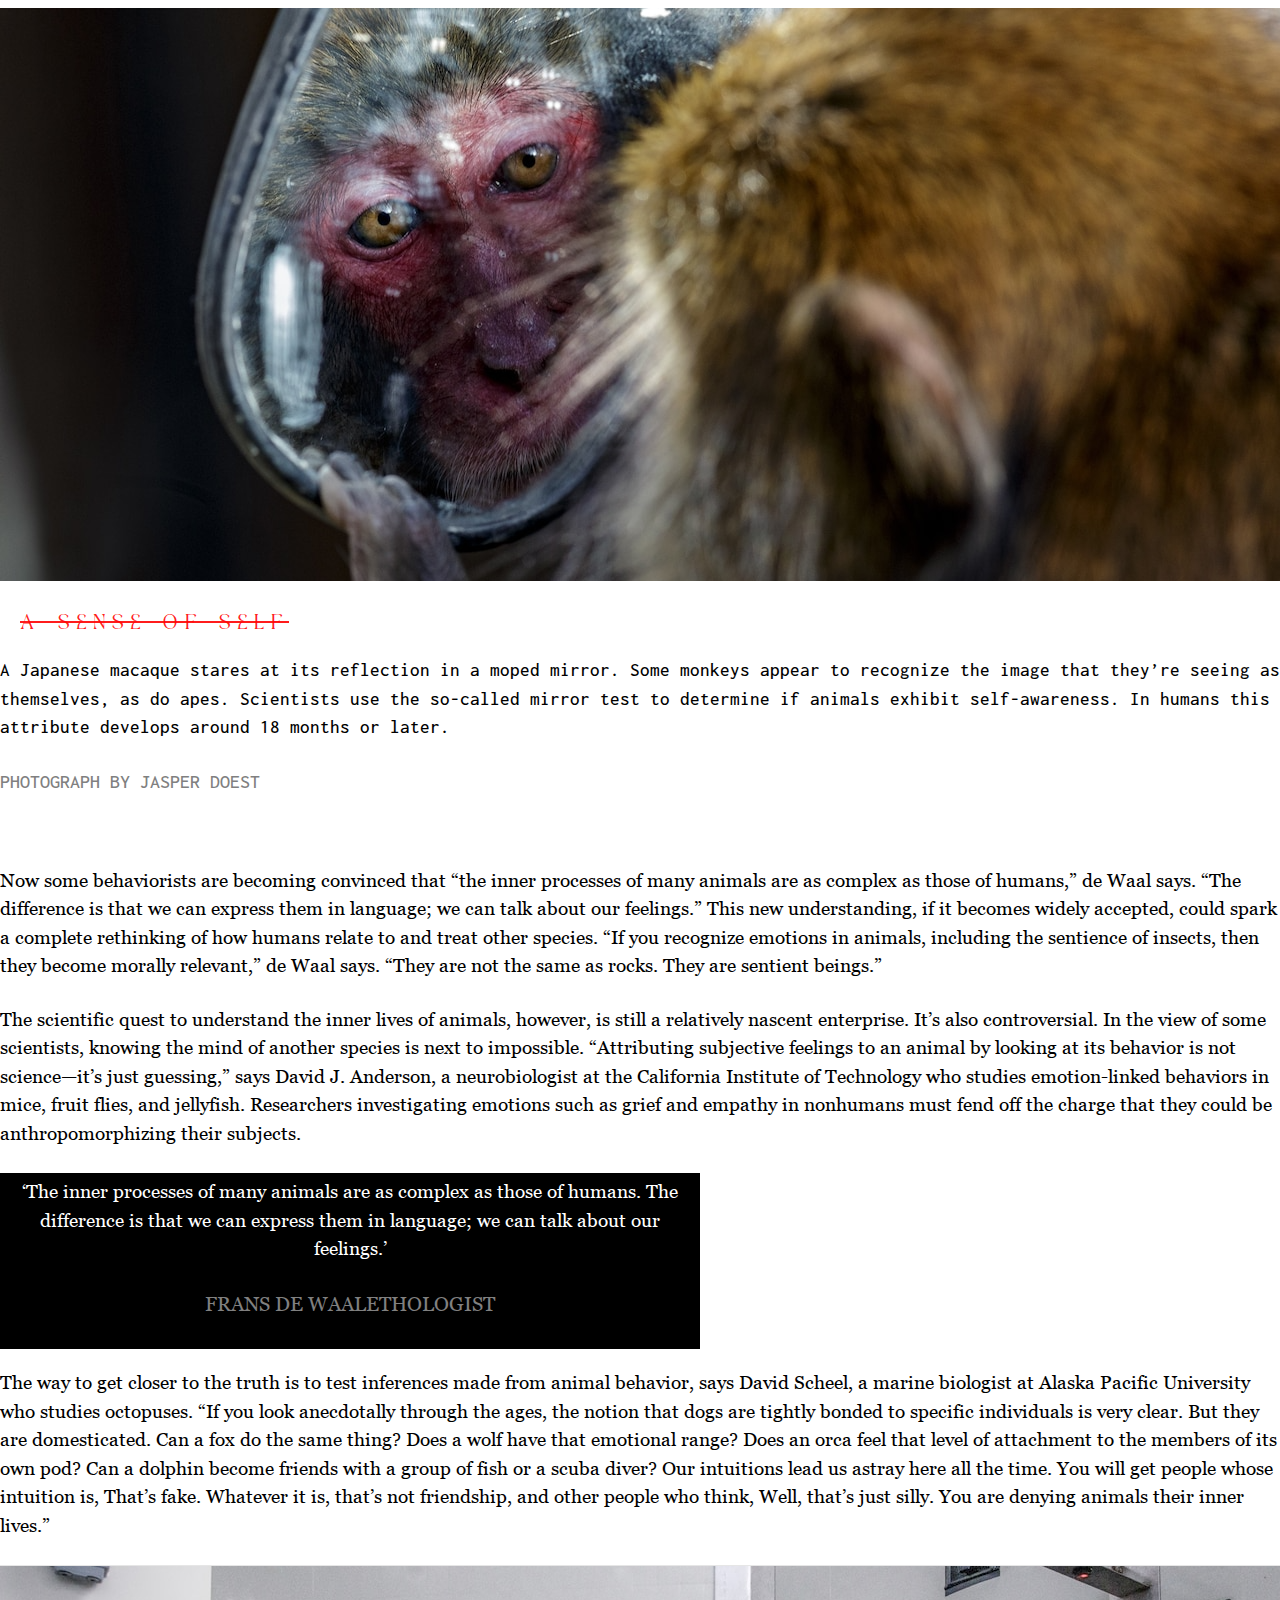
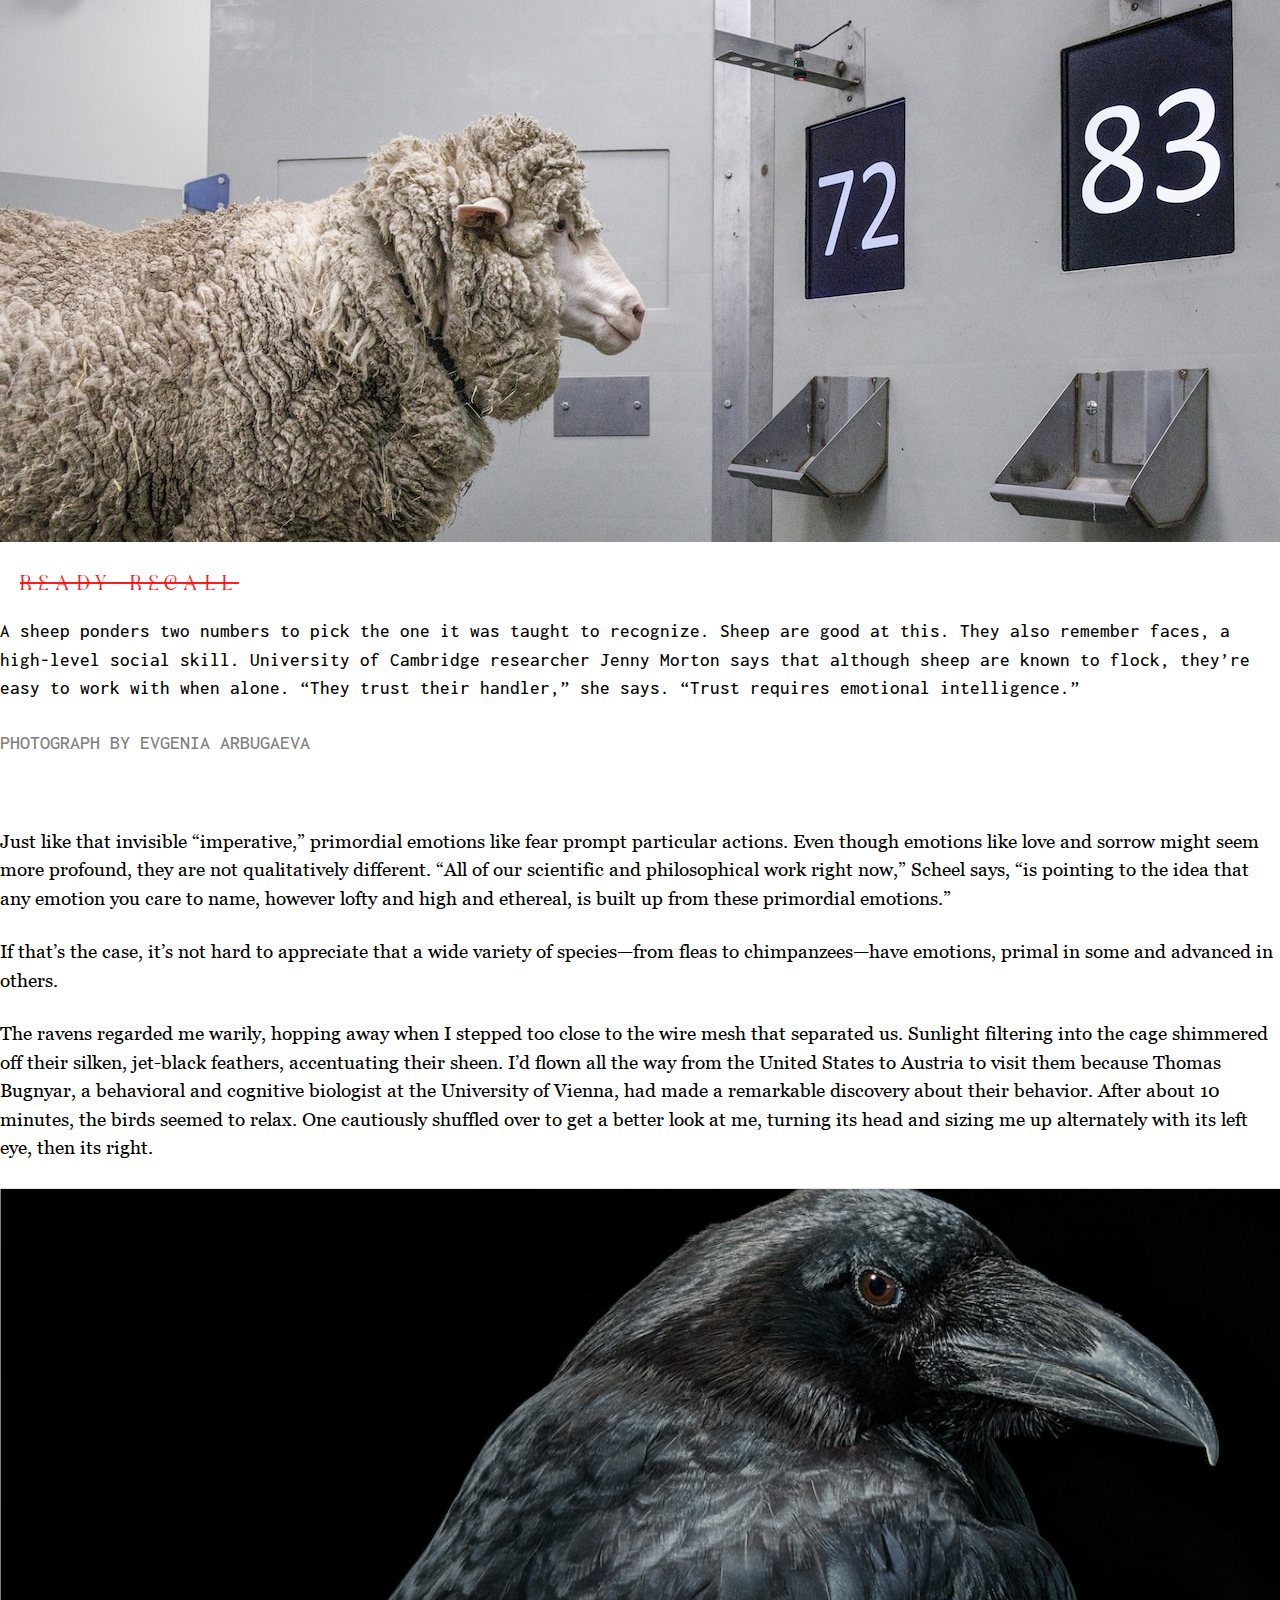
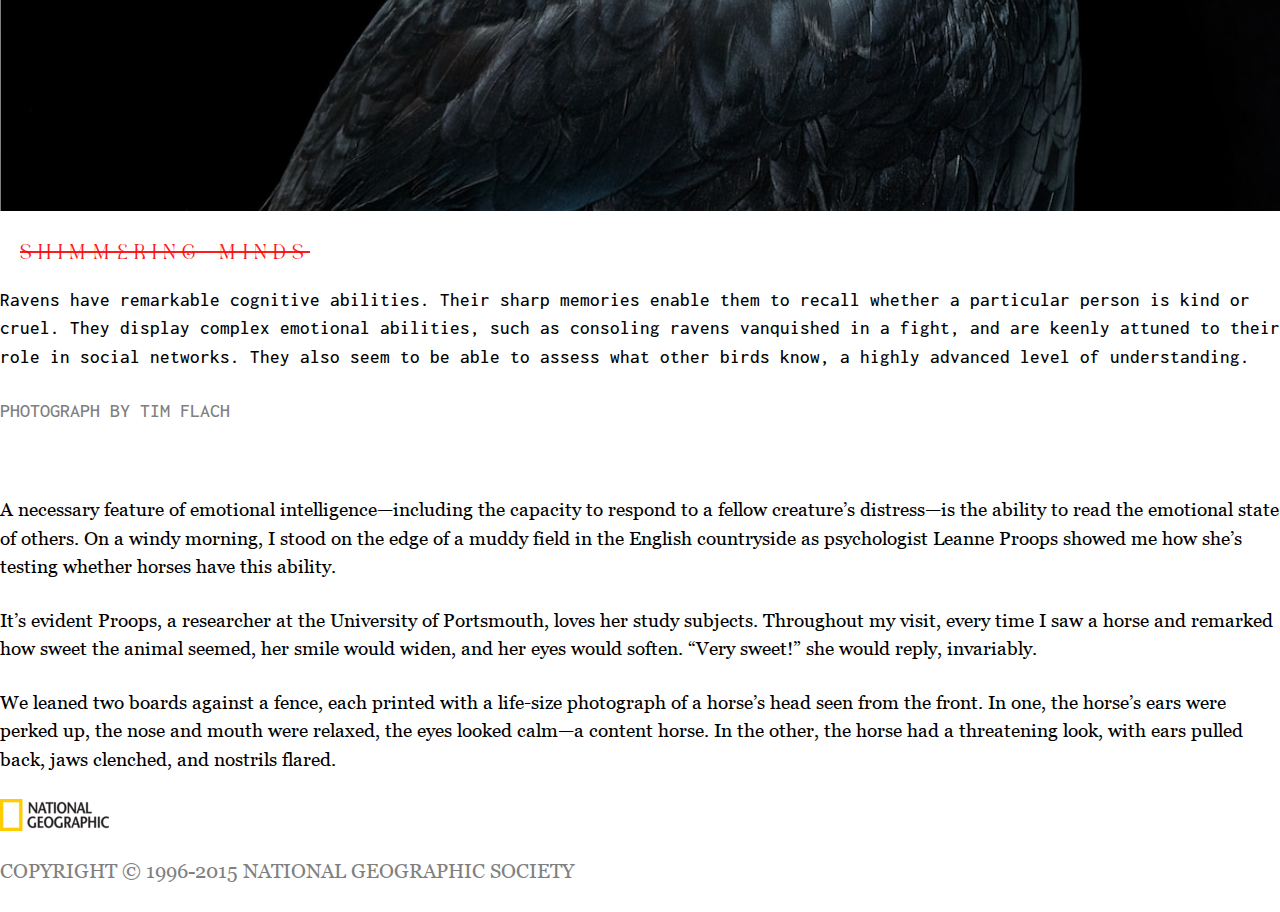
<file: lesson_5/index.html>
<!DOCTYPE html>
<html lang="en">

<head>
	<meta charset="UTF-8">
	<meta http-equiv="X-UA-Compatible" content="IE=edge">
	<meta name="viewport" content="width=device-width, initial-scale=1.0">
	<link rel="stylesheet" href="css/fonts.css">
	<link rel="stylesheet" href="css/reset.css">
	<link rel="stylesheet" href="css/style.css">
	<title>Lesson_5</title>
</head>

<body>
	<header>
		<a href="https://www.nationalgeographic.com/"><img class="img" src="img/logo.png" alt="Site logo"></a>
	</header>

	<main>

		<div class="top">
			<h1>What are animals thinking? They feel empathy, grieve, seek joy just like us.</h1>
			<h2>Rats show kindness, orcas mourn their dead, and monkeys protest injustice. Scientists are learning that
				other species also have complex emotions.</h2>
		</div>

		<img src="img/cat.jpg" alt="Canadian sphynx cat photo">

		<div class="cat-descr">
			<p>This is Ed. He’s a Canadian sphynx cat. He’s curious, outgoing, affectionate, and very responsive to human
				emotion. He’s also talkative. Say his name, he purrs. In this portrait, his forward-tilted ears show that
				he’s alert and his narrowed pupils that he’s relaxed.</p>
			<p><span>PHOTOGRAPH BY VINCENT LAGRANGE</span></p>
			<hr>
		</div>

		<div class="cat-text">
			<p><span>PUBLISHED SEPTEMBER 15, 2022
					• 35 MIN READ</span></p>
			<p> I have lived for eight years now with my dog, Charlie—a bloodhound who’s embarrassingly bad at tracking
				scents. He greets me jubilantly every time I come home, even if it’s from a quick grocery run. I can hear
				his tail go thump-thump-thump on the floor in the next room when I laugh; he echoes my mirth even when he
				can’t see me. </p>
			<p>Yet, despite sharing this bond, I often sit down next to him on the couch, give him a hug, and ask my wife,
				“Do you think he loves me?” “Yes, yes!” she replies, with only slight exasperation, which is charitable
				because I ask so often. </p>
			<p>This routine is almost like a ritual in our household. I wonder if Charlie has any thoughts about it.
				Looking at him sunning himself on our front porch makes me think about a deeper question: How much do animal
				minds resemble ours? Do other species have thoughts and feelings and memories the way we do? </p>
			<p>As humans, we still think of ourselves as exceptional beings, fundamentally different from other animals.
				Over the past half century, though, scientists have amassed evidence of intelligence in many nonhuman
				species. <a class="link"
					href="https://www.nationalgeographic.com/animals/article/new-caledonian-crows-plan-ahead-with-tools">New
					Caledonian crows</a> snip twigs to fish insect larvae from tree trunks. <a
					href="https://www.nationalgeographic.com/magazine/article/octopus-anatomy-cephalopod-disguise-evolution">Octopuses</a>
				solve puzzles and
				shield their dens by placing rocks at the entrance. We no longer doubt that many animals possess impressive
				cognitive abilities. But are they more than just sophisticated automatons, occupied solely with survival and
				procreation?</p>
		</div>

		<div class="octopus">
			<img src="img/octopus.png" alt="An octopus">
			<div class="octopus-descr">
				<h2>LIKE FAMILY</h2>
				<p>To observe an octopus, marine biologist David Scheel brought Heidi to live with him and his daughter. As
					Scheel sipped his morning tea, Heidi stretched, yoga-like, in her aquarium. When the family watched TV,
					Heidi watched TV. When they returned home, she swished about. “She was happy to see us,” Scheel says. “Or
					seemed happy.”</p>
				<p><span>PHOTOGRAPH BY QUINTON SMITH, PASSION PLANET</span></p>
				<hr>
			</div>
			<div class="octopus-text">
				<p>A growing number of behavioral studies, combined with anecdotal observations in the wild—such as an <a
						href="https://www.nationalgeographic.com/animals/article/orca-mourning-calf-killer-whale-northwest-news">orca
						pushing her dead calf around for weeks</a>—are revealing that many species have much more in common
					with
					humans than previously thought. Elephants grieve. Dolphins play for the fun of it. Cuttlefish have
					distinct personalities. Ravens seem to respond to the emotional states of other ravens. Many primates
					form strong friendships. In some species, such as elephants and orcas, the elders share knowledge gained
					from experience with the younger ones. Several others, including rats, are capable of acts of empathy and
					kindness. (Learn more about the hidden world of whale culture.)</p>
				<p>This emerging picture of sentience, of rich inner lives, among surprisingly varied nonhuman species
					represents something of a Copernican revolution in how we view other beings on our planet. Until about
					three decades ago, the minds of animals were not considered a topic worthy of scientific inquiry. “And
					animal emotions—well, that was for romantics,” recalls Frans de Waal, an Emory University ethologist who
					has spent a lifetime studying primate behavior. De Waal was one of the earliest voices advocating for the
					recognition of animal consciousness. Starting a couple of decades ago, he says, scientists began to
					concede that certain species were sentient but argued that their experiences were not comparable to ours,
					and thus not significant. </p>
			</div>
		</div>

		<div class="monkey">
			<img src="img/monkey.png" alt="A Japanese macaque">

			<div class="monkey-descr">
				<h2>A SENSE OF SELF</h2>
				<p>A Japanese macaque stares at its reflection in a moped mirror. Some monkeys appear to recognize the image
					that they’re seeing as themselves, as do apes. Scientists use the so-called mirror test to determine if
					animals exhibit self-awareness. In humans this attribute develops around 18 months or later.</p>
				<p><span>PHOTOGRAPH BY JASPER DOEST</span></p>
				<hr>
			</div>

			<div class="monkey-text">
				<p>Now some behaviorists are becoming convinced that “the inner processes of many animals are as complex as
					those of humans,” de Waal says. “The difference is that we can express them in language; we can talk
					about our feelings.” This new understanding, if it becomes widely accepted, could spark a complete
					rethinking of how humans relate to and treat other species. “If you recognize emotions in animals,
					including the sentience of insects, then they become morally relevant,” de Waal says. “They are not the
					same as rocks. They are sentient beings.” </p>
				<p>The scientific quest to understand the inner lives of animals, however, is still a relatively nascent
					enterprise. It’s also controversial. In the view of some scientists, knowing the mind of another species
					is next to impossible. “Attributing subjective feelings to an animal by looking at its behavior is not
					science—it’s just guessing,” says David J. Anderson, a neurobiologist at the California Institute of
					Technology who studies emotion-linked behaviors in mice, fruit flies, and jellyfish. Researchers
					investigating emotions such as grief and empathy in nonhumans must fend off the charge that they could be
					anthropomorphizing their subjects.</p>

				<div class="monkey-container">
					<p>‘The inner processes of many animals are as complex as those of humans. The difference is that we can
						express them in language; we can talk about our feelings.’</p>
					<p><span>FRANS DE WAALETHOLOGIST</span></p>
				</div>

				<p>The way to get closer to the truth is to test inferences made from animal behavior, says David Scheel, a
					marine biologist at Alaska Pacific University who studies octopuses. “If you look anecdotally through the
					ages, the notion that dogs are tightly bonded to specific individuals is very clear. But they are
					domesticated. Can a fox do the same thing? Does a wolf have that emotional range? Does an orca feel that
					level of attachment to the members of its own pod? Can a dolphin become friends with a group of fish or a
					scuba diver? Our intuitions lead us astray here all the time. You will get people whose intuition is,
					That’s fake. Whatever it is, that’s not friendship, and other people who think, Well, that’s just silly.
					You are denying animals their inner lives.”
				</p>
			</div>
		</div>

		<div class="sheep">
			<img src="img/sheep.png" alt="A sheep">

			<div class="sheep-descr">
				<h2>READY RECALL</h2>
				<p>A sheep ponders two numbers to pick the one it was taught to recognize. Sheep are good at this. They also
					remember faces, a high-level social skill. University of Cambridge researcher Jenny Morton says that
					although sheep are known to flock, they’re easy to work with when alone. “They trust their handler,” she
					says. “Trust requires emotional intelligence.”</p>
				<p><span>PHOTOGRAPH BY EVGENIA ARBUGAEVA</span></p>
				<hr>
			</div>

			<div class="sheep-text">
				<p>Just like that invisible “imperative,” primordial emotions like fear prompt particular actions. Even
					though emotions like love and sorrow might seem more profound, they are not qualitatively different. “All
					of our scientific and philosophical work right now,” Scheel says, “is pointing to the idea that any
					emotion you care to name, however lofty and high and ethereal, is built up from these primordial
					emotions.”</p>
				<p>If that’s the case, it’s not hard to appreciate that a wide variety of species—from fleas to
					chimpanzees—have emotions, primal in some and advanced in others.</p>
				<p>The ravens regarded me warily, hopping away when I stepped too close to the wire mesh that separated us.
					Sunlight filtering into the cage shimmered off their silken, jet-black feathers, accentuating their
					sheen. I’d flown all the way from the United States to Austria to visit them because Thomas Bugnyar, a
					behavioral and cognitive biologist at the University of Vienna, had made a remarkable discovery about
					their behavior. After about 10 minutes, the birds seemed to relax. One cautiously shuffled over to get a
					better look at me, turning its head and sizing me up alternately with its left eye, then its right. </p>
			</div>
		</div>

		<div class="raven">
			<img src="img/raven.png" alt="A raven">
			<div class="raven-descr">
				<h2>SHIMMERING MINDS</h2>
				<p>Ravens have remarkable cognitive abilities. Their sharp memories enable them to recall whether a
					particular person is kind or cruel. They display complex emotional abilities, such as consoling ravens
					vanquished in a fight, and are keenly attuned to their role in social networks. They also seem to be able
					to assess what other birds know, a highly advanced level of understanding.</p>
				<p><span>PHOTOGRAPH BY TIM FLACH</span></p>
				<hr>
			</div>
			<div class="raven-text">
				<p>A necessary feature of emotional intelligence—including the capacity to respond to a fellow creature’s
					distress—is the ability to read the emotional state of others. On a windy morning, I stood on the edge of
					a muddy field in the English countryside as psychologist Leanne Proops showed me how she’s testing
					whether horses have this ability. </p>
				<p>It’s evident Proops, a researcher at the University of Portsmouth, loves her study subjects. Throughout
					my visit, every time I saw a horse and remarked how sweet the animal seemed, her smile would widen, and
					her eyes would soften. “Very sweet!” she would reply, invariably. </p>
				<p>We leaned two boards against a fence, each printed with a life-size photograph of a horse’s head seen
					from the front. In one, the horse’s ears were perked up, the nose and mouth were relaxed, the eyes looked
					calm—a content horse. In the other, the horse had a threatening look, with ears pulled back, jaws
					clenched, and nostrils flared. </p>
			</div>
		</div>
	</main>

	<footer>
		<a href="https://www.nationalgeographic.com/"><img class="img" src="img/logo.png" alt="Site logo"></a>
		<p><span>Copyright © 1996-2015 National Geographic Society</span></p>
	</footer>
</body>

</html>
</file>
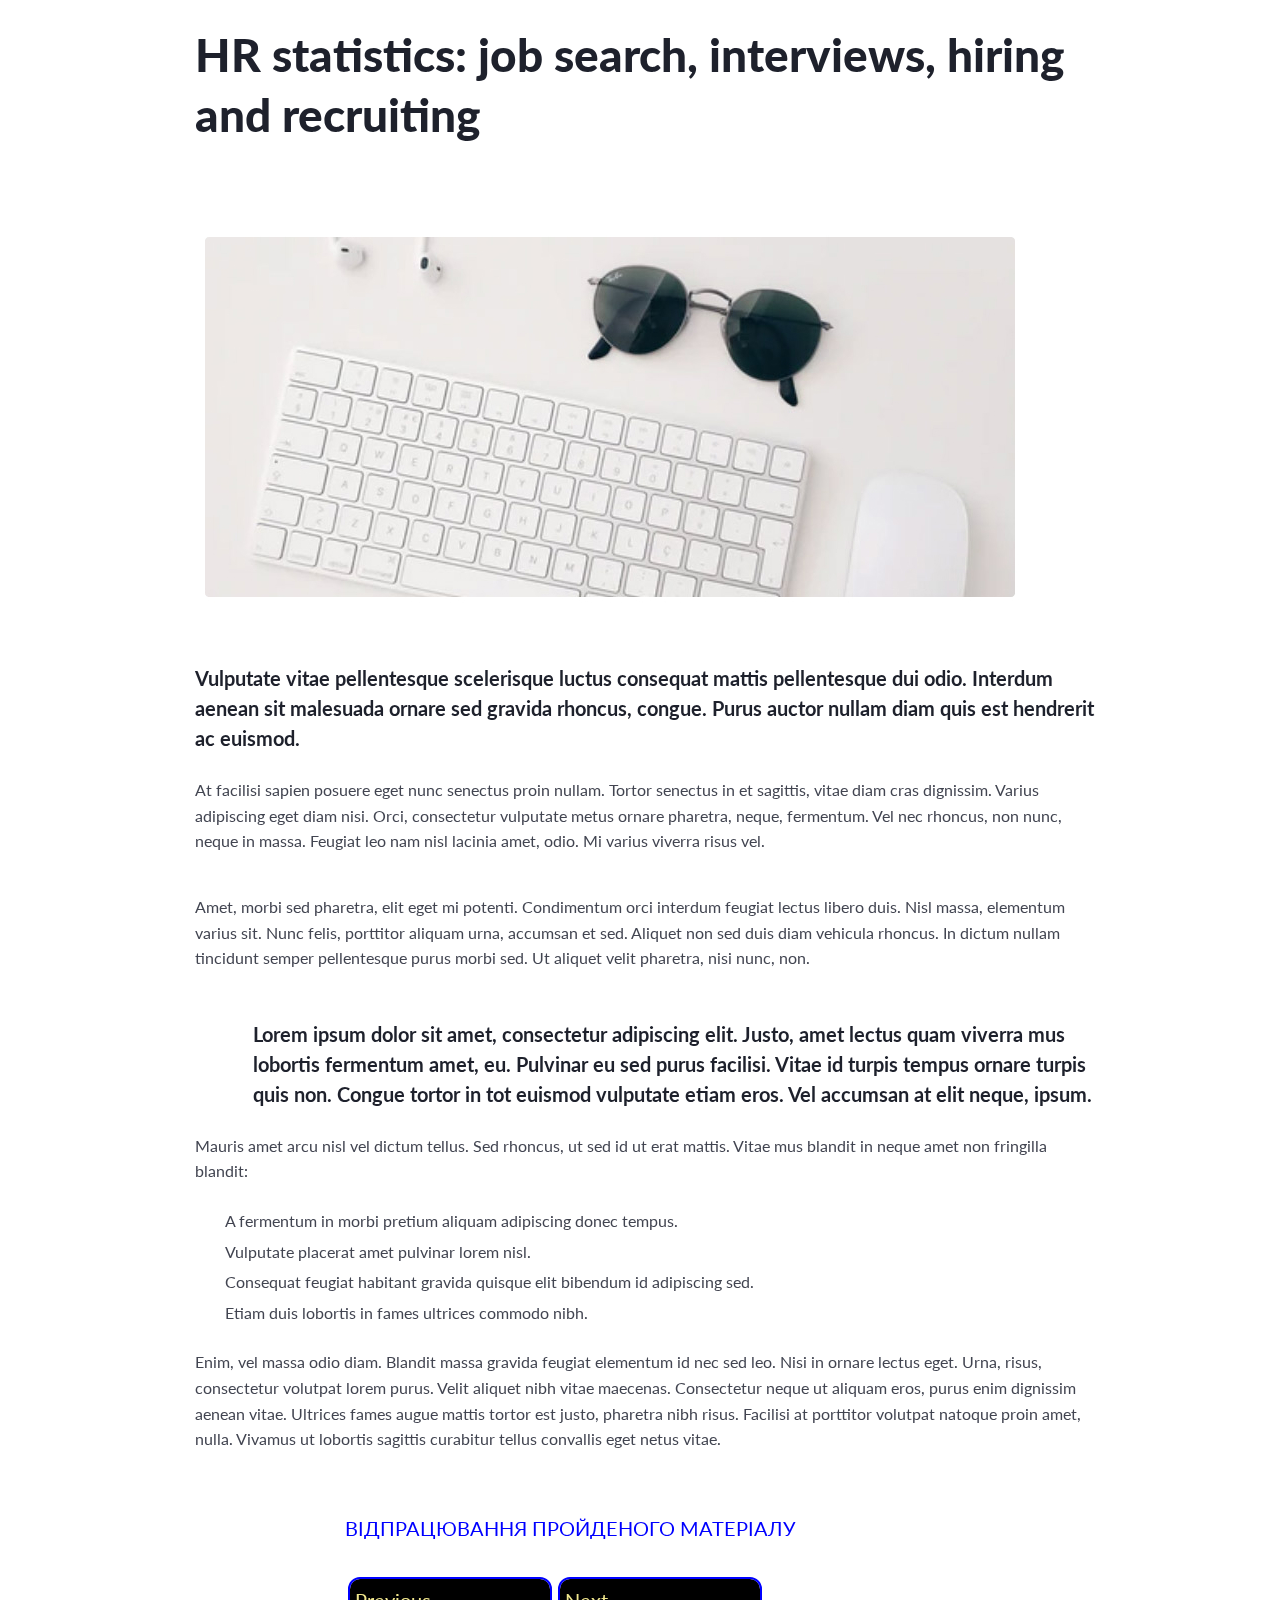
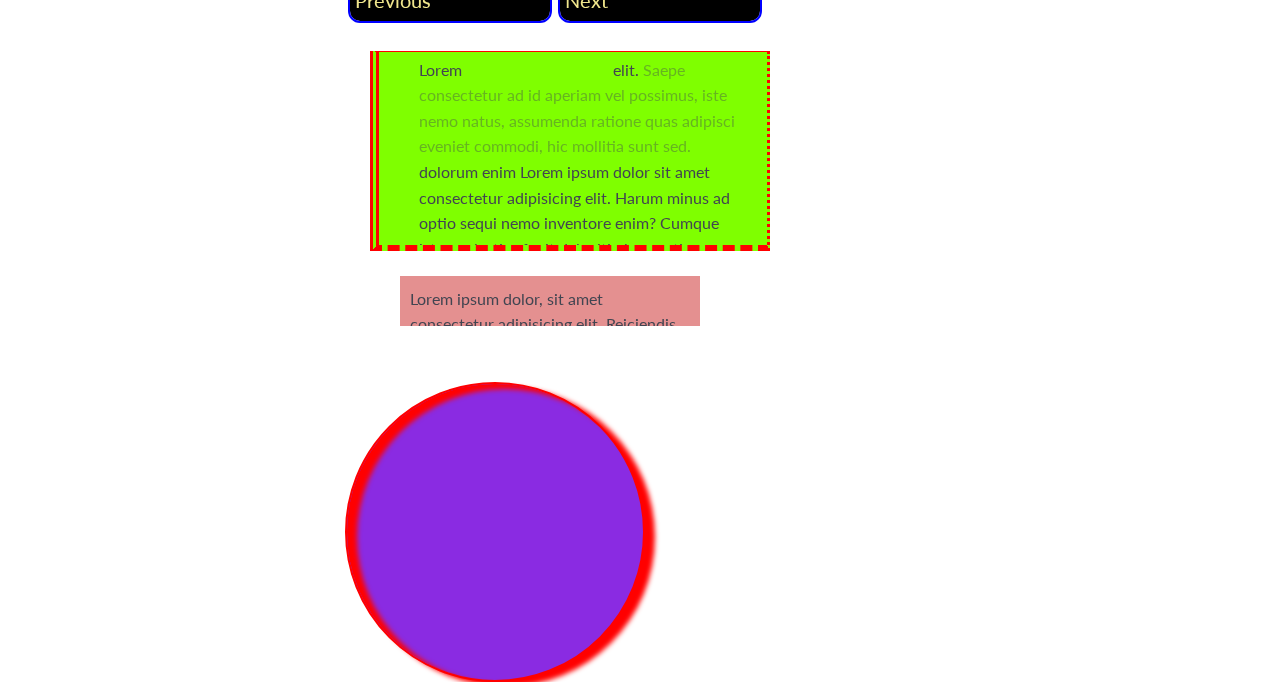
<file: lesson_6/index.html>
<!DOCTYPE html>
<html lang="en">

<head>
	<meta charset="UTF-8">
	<meta http-equiv="X-UA-Compatible" content="IE=edge">
	<meta name="viewport" content="width=device-width, initial-scale=1.0">
	<link rel="stylesheet" href="css/fonts.css">
	<link rel="stylesheet" href="css/reset.css">
	<link rel="stylesheet" href="css/style.css">
	<title>Lesson_6</title>
</head>

<body>
	<header> </header>

	<main>
		<div class="container">

			<h1>HR statistics: job search, interviews, hiring and recruiting</h1>

			<img class="image" src="img/keyboard.jpg" alt="Photo with white keybord, black glasses and white Airpods">

			<div class="text-1">
				<p>Vulputate vitae pellentesque scelerisque luctus consequat mattis pellentesque dui odio. Interdum aenean
					sit malesuada ornare sed gravida rhoncus, congue. Purus auctor nullam diam quis est hendrerit ac euismod.
				</p>
			</div>

			<div class="text-2">
				<p>At facilisi sapien posuere eget nunc senectus proin nullam. Tortor senectus in et sagittis, vitae diam
					cras dignissim. Varius adipiscing eget diam nisi. Orci, consectetur vulputate metus ornare pharetra,
					neque, fermentum. Vel nec rhoncus, non nunc, neque in massa. Feugiat leo nam nisl lacinia amet, odio. Mi
					varius viverra risus vel.</p>
			</div>

			<div class="text-3">
				<p>Amet, morbi sed pharetra, elit eget mi potenti. Condimentum orci interdum feugiat lectus libero duis.
					Nisl massa, elementum varius sit. Nunc felis, porttitor aliquam urna, accumsan et sed. Aliquet non sed
					duis diam vehicula rhoncus. In dictum nullam tincidunt semper pellentesque purus morbi sed. Ut aliquet
					velit pharetra, nisi nunc, non.</p>
			</div>

			<div class="text-4">
				<p>Lorem ipsum dolor sit amet, consectetur adipiscing elit. Justo, amet lectus quam viverra mus lobortis
					fermentum amet, eu. Pulvinar eu sed purus facilisi. Vitae id turpis tempus ornare turpis quis non. Congue
					tortor in tot euismod vulputate etiam eros. Vel accumsan at elit neque, ipsum.</p>
			</div>

			<div class="text-5">
				<p>Mauris amet arcu nisl vel dictum tellus. Sed rhoncus, ut sed id ut erat mattis. Vitae mus blandit in
					neque amet non fringilla blandit:</p>
			</div>

			<ul class="list">
				<li class="items">A fermentum in morbi pretium aliquam adipiscing donec tempus.</li>
				<li class="items">Vulputate placerat amet pulvinar lorem nisl.</li>
				<li class="items">Consequat feugiat habitant gravida quisque elit bibendum id adipiscing sed.</li>
				<li class="items">Etiam duis lobortis in fames ultrices commodo nibh.</li>
			</ul>

			<div class="text-6">
				<p>Enim, vel massa odio diam. Blandit massa gravida feugiat elementum id nec sed leo. Nisi in ornare lectus
					eget. Urna, risus, consectetur volutpat lorem purus. Velit aliquet nibh vitae maecenas. Consectetur neque
					ut aliquam eros, purus enim dignissim aenean vitae. Ultrices fames augue mattis tortor est justo,
					pharetra nibh risus. Facilisi at porttitor volutpat natoque proin amet, nulla. Vivamus ut lobortis
					sagittis curabitur tellus convallis eget netus vitae.</p>
			</div>

		</div>

		<div class="wrapper">
			<h2>Відпрацювання пройденого матеріалу</h2>

			<div class="width">

				<div class="button">
					<a href="#">Previous</a>
					<a href="#">Next</a>
				</div>

				<div class="width-1">
					<p>Lorem <a class="opacity" href="#">ipsum dolor sit amet</a> elit. <span>Saepe consectetur
							ad id aperiam
							vel
							possimus, iste nemo natus, assumenda ratione quas adipisci eveniet commodi, hic mollitia sunt
							sed.</span> dolorum enim

						Lorem ipsum dolor sit amet consectetur adipisicing elit. Harum minus ad optio sequi nemo inventore
						enim?
						Cumque iste, molestias fugit deleniti obcaecati doloribus quam nesciunt recusandae facilis impedit eum
						aspernatur.
					</p>
				</div>

				<span class="width-2">
					Lorem ipsum dolor, sit amet consectetur adipisicing elit. Reiciendis maxime eos enim praesentium
					dolorem
					culpa vel dolores velit neque dolore! Eaque neque accusantium laudantium voluptas asperiores, ex
					aspernatur ipsa eius!
				</span>

				<div class="circle"></div>
			</div>
		</div>
	</main>
	<footer> </footer>
</body>

</html>
</file>
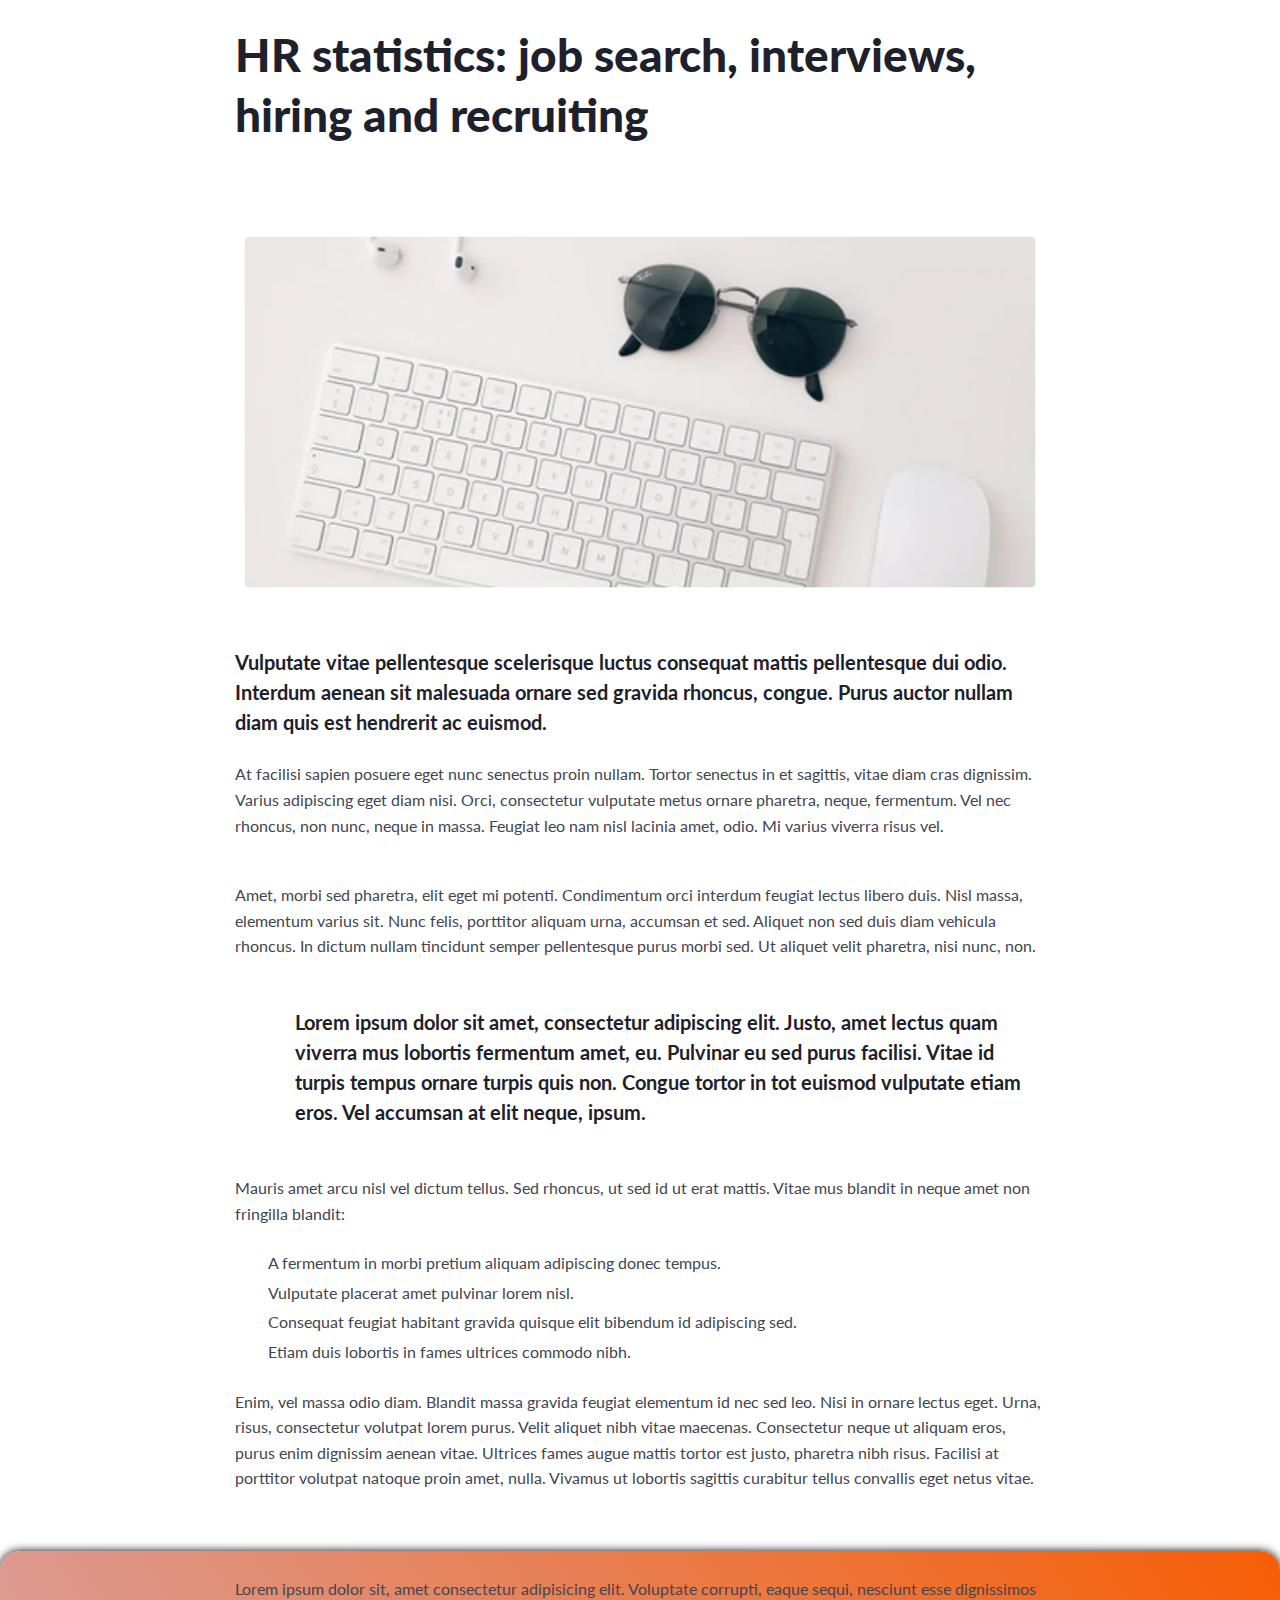
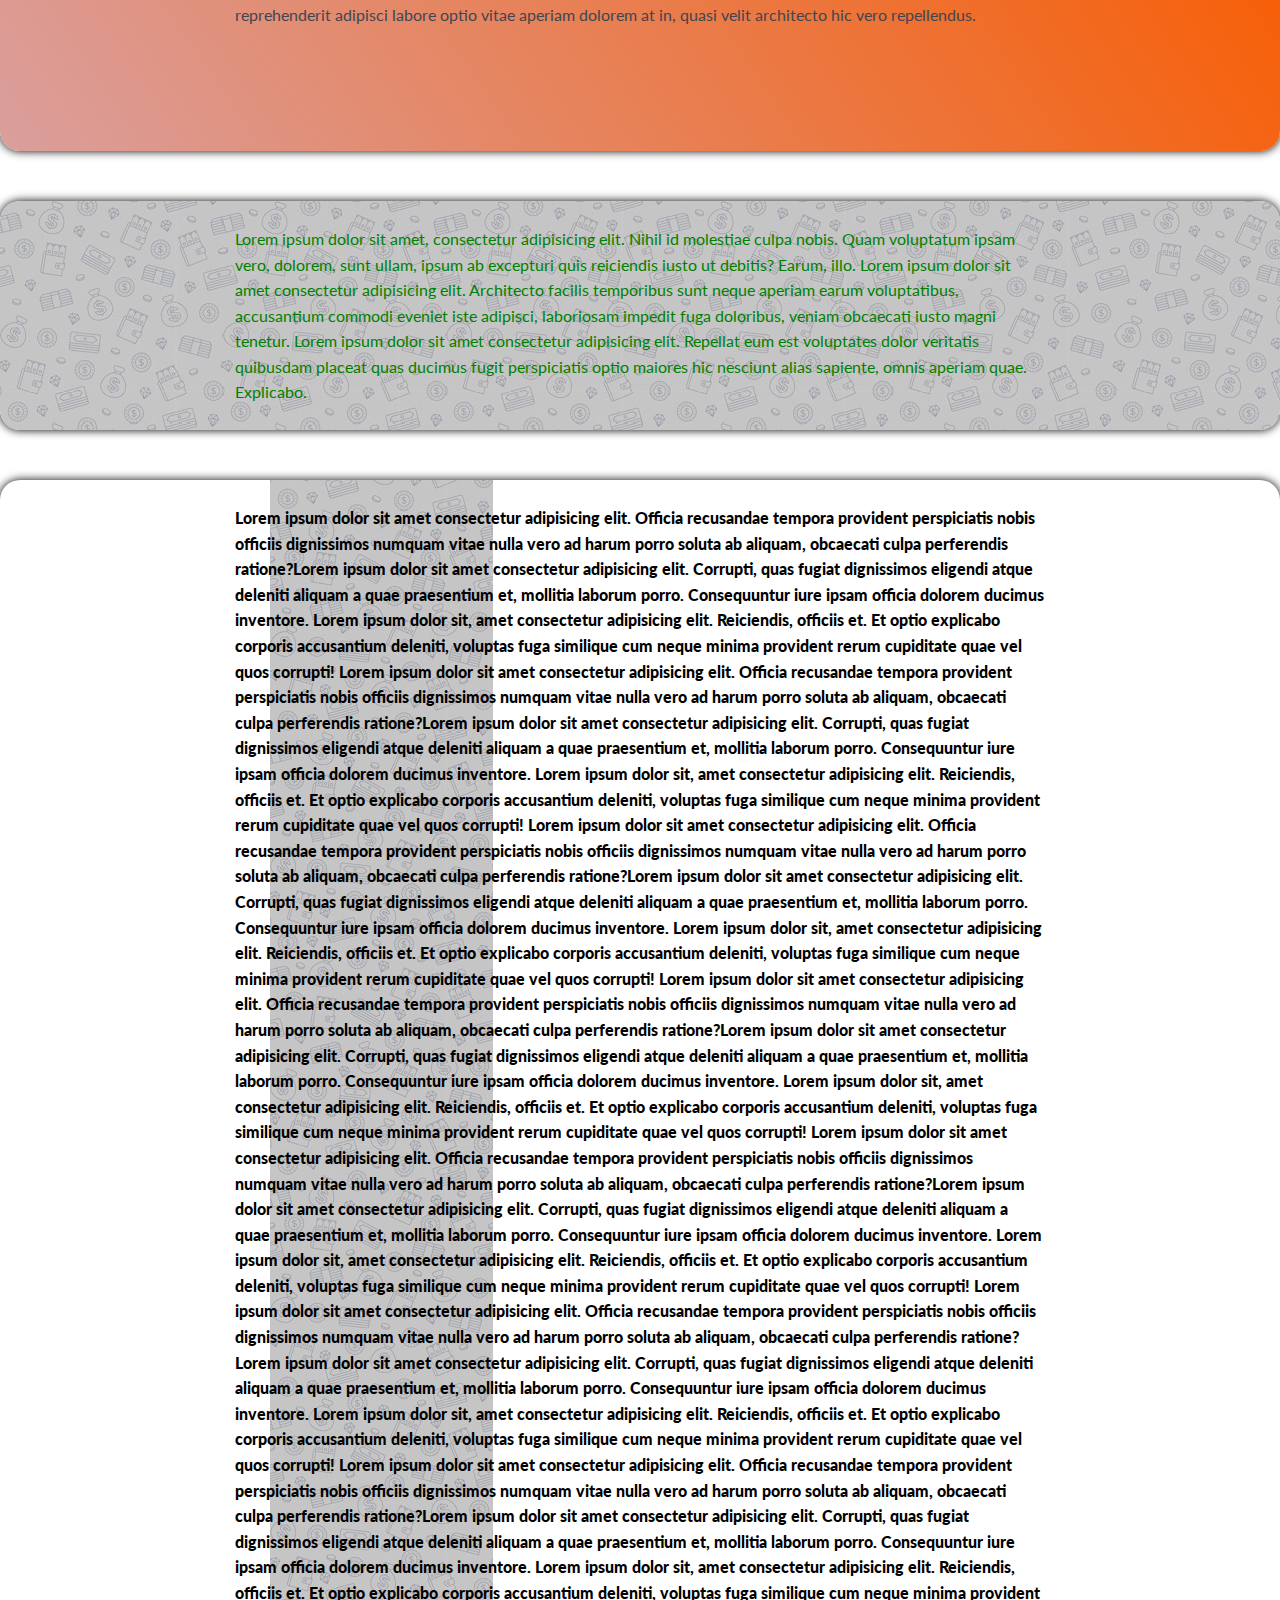
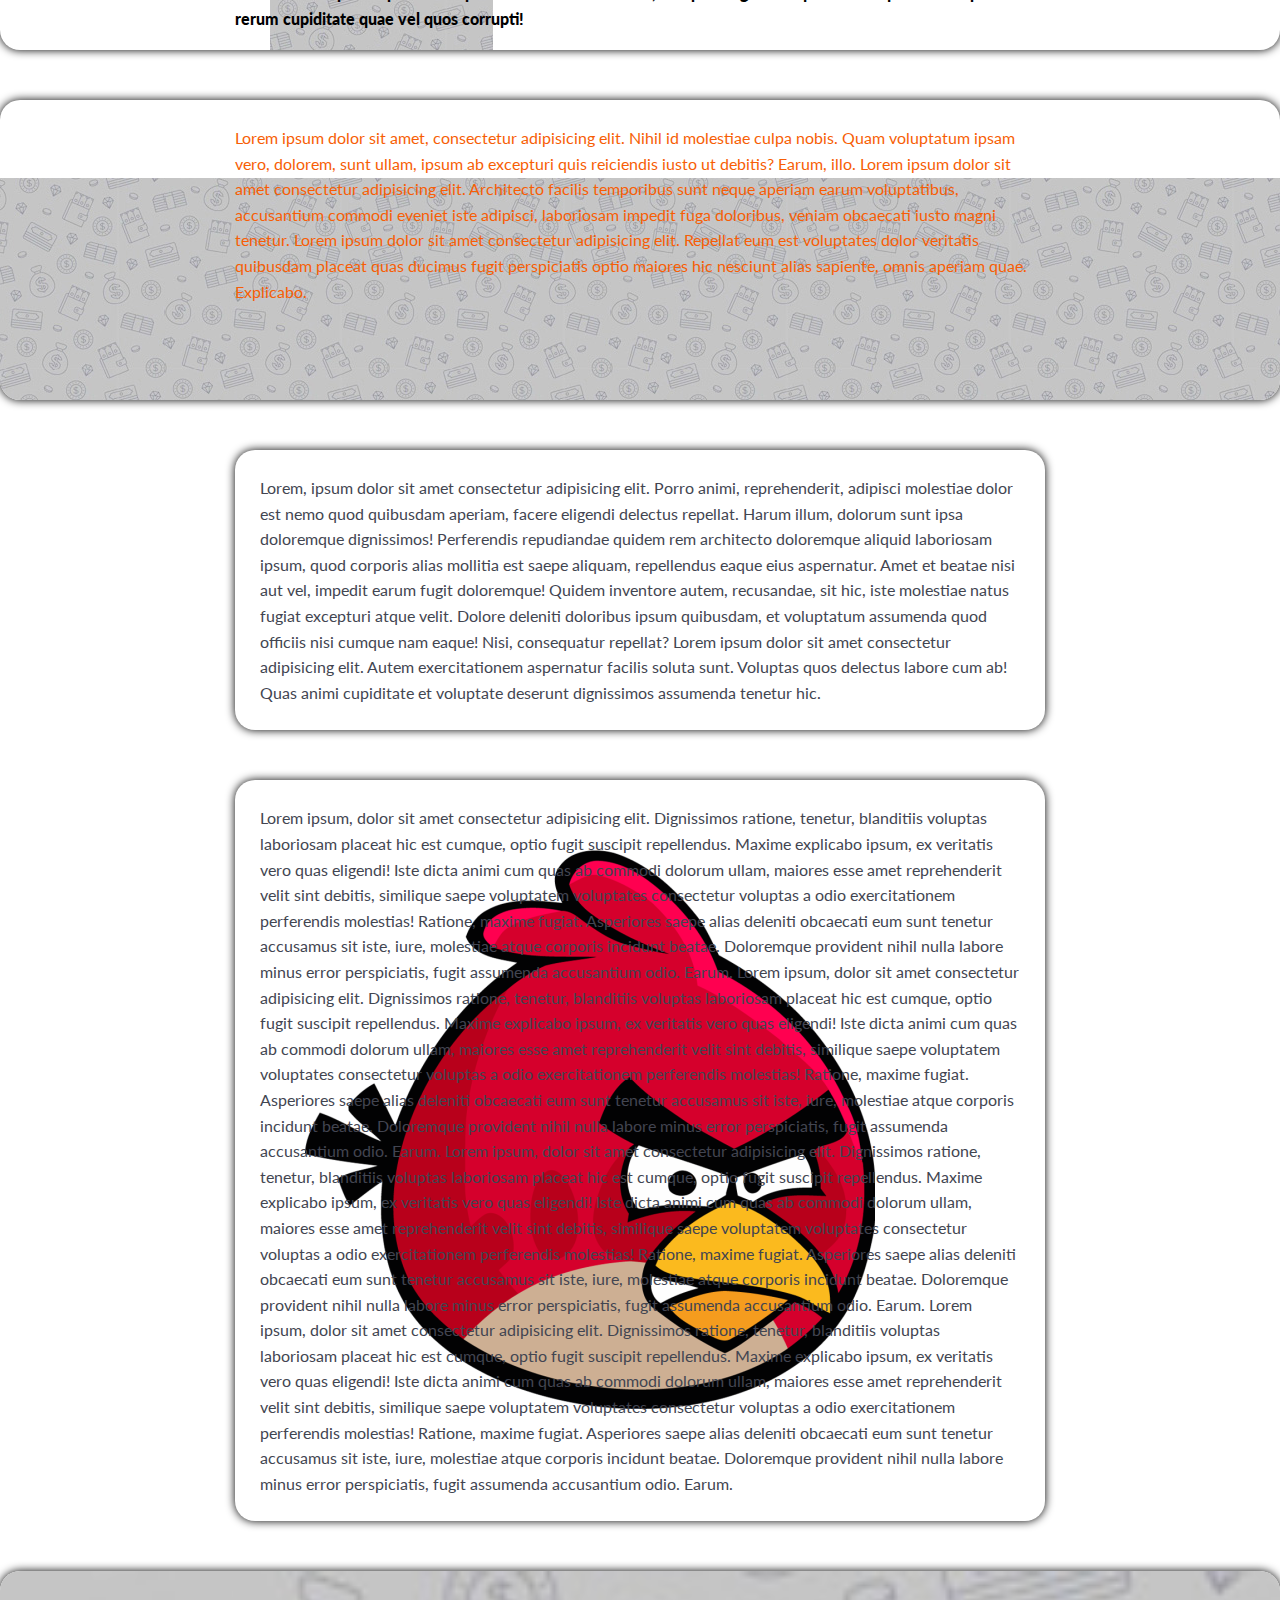
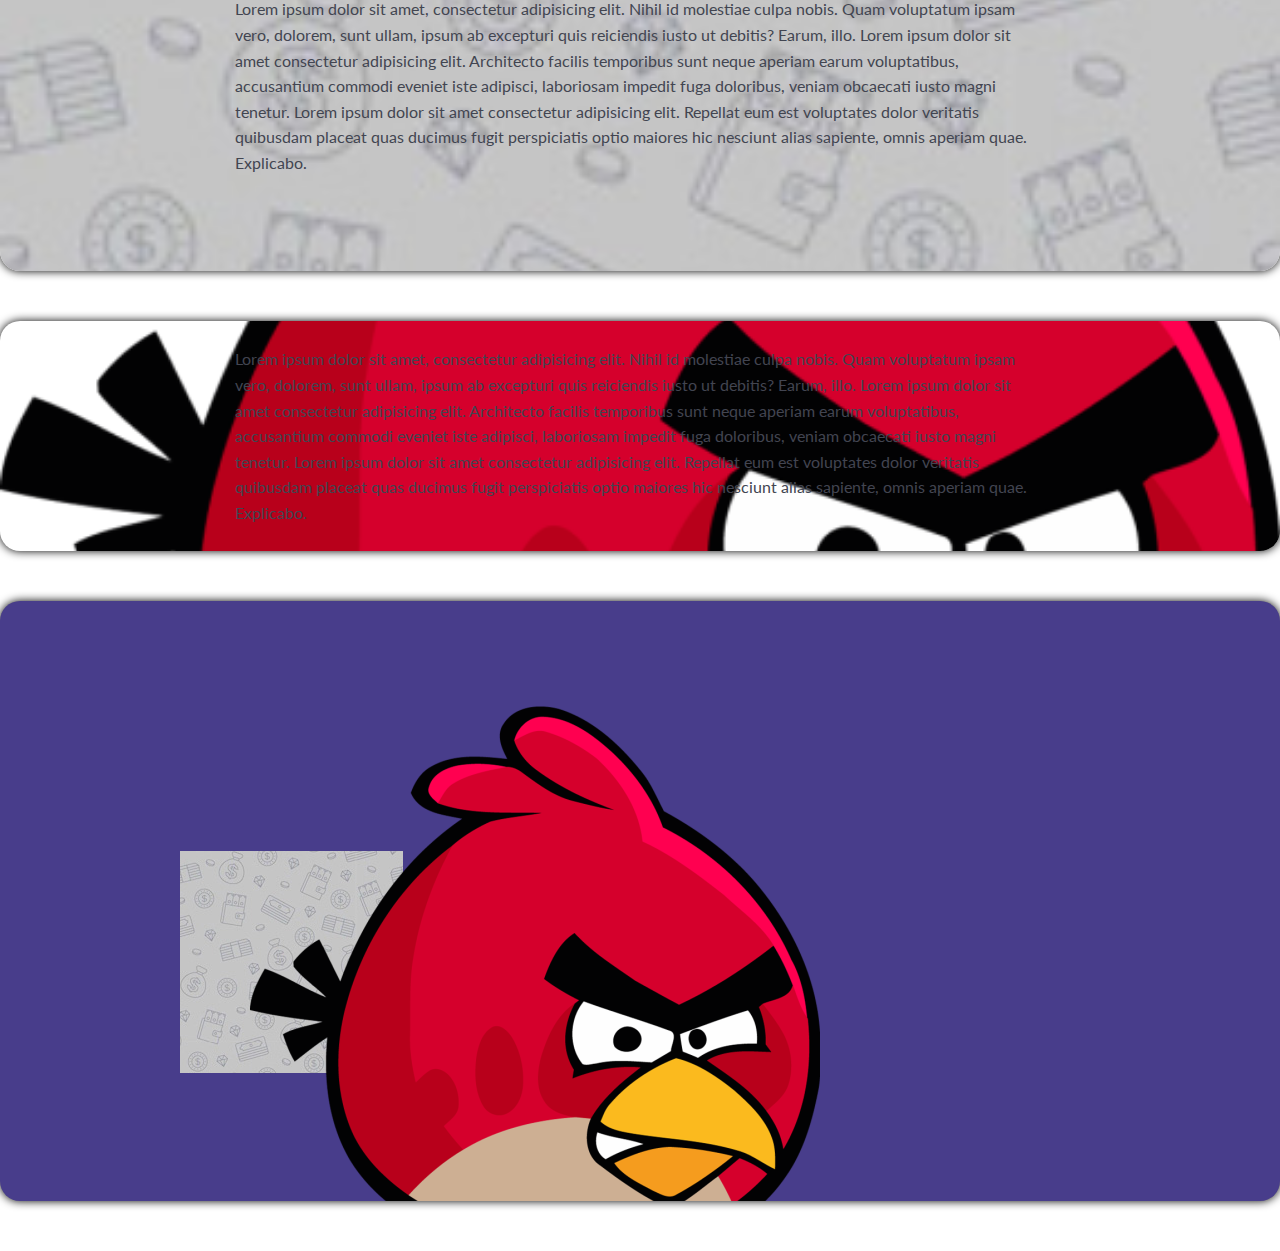
<file: lesson_7/index.html>
<!DOCTYPE html>
<html lang="en">

<head>
	<meta charset="UTF-8">
	<meta name="viewport" content="width=device-width, initial-scale=1.0">
	<link rel="stylesheet" href="css/fonts.css">
	<link rel="stylesheet" href="css/reset.css">
	<link rel="stylesheet" href="css/style.css">
	<title>Lesson_7</title>
</head>

<body>
	<header></header>

	<main class="main">

		<div class="title">
			<div class="title__container">
				<h1>HR statistics: job search, interviews, hiring and recruiting</h1>
			</div>
		</div>

		<div class="pic">
			<div class="pic__container">
				<img class="image" src="img/keyboard.jpg" alt="Photo with white keybord, black glasses and white Airpods">
			</div>
		</div>

		<div class="text">
			<div class="text__container">

				<div class="text-1">
					<p>Vulputate vitae pellentesque scelerisque luctus consequat mattis pellentesque dui odio. Interdum
						aenean
						sit malesuada ornare sed gravida rhoncus, congue. Purus auctor nullam diam quis est hendrerit ac
						euismod.
					</p>
				</div>

				<div class="text-2">
					<p>At facilisi sapien posuere eget nunc senectus proin nullam. Tortor senectus in et sagittis, vitae diam
						cras dignissim. Varius adipiscing eget diam nisi. Orci, consectetur vulputate metus ornare pharetra,
						neque, fermentum. Vel nec rhoncus, non nunc, neque in massa. Feugiat leo nam nisl lacinia amet, odio.
						Mi
						varius viverra risus vel.</p>
				</div>

				<div class="text-3">
					<p>Amet, morbi sed pharetra, elit eget mi potenti. Condimentum orci interdum feugiat lectus libero duis.
						Nisl massa, elementum varius sit. Nunc felis, porttitor aliquam urna, accumsan et sed. Aliquet non sed
						duis diam vehicula rhoncus. In dictum nullam tincidunt semper pellentesque purus morbi sed. Ut aliquet
						velit pharetra, nisi nunc, non.</p>
				</div>

				<div class="text-4">
					<p>Lorem ipsum dolor sit amet, consectetur adipiscing elit. Justo, amet lectus quam viverra mus lobortis
						fermentum amet, eu. Pulvinar eu sed purus facilisi. Vitae id turpis tempus ornare turpis quis non.
						Congue
						tortor in tot euismod vulputate etiam eros. Vel accumsan at elit neque, ipsum.</p>
				</div>

				<div class="text-5">
					<p>Mauris amet arcu nisl vel dictum tellus. Sed rhoncus, ut sed id ut erat mattis. Vitae mus blandit in
						neque amet non fringilla blandit:</p>
				</div>

				<ul class="text-list">
					<li class="items">A fermentum in morbi pretium aliquam adipiscing donec tempus.</li>
					<li class="items">Vulputate placerat amet pulvinar lorem nisl.</li>
					<li class="items">Consequat feugiat habitant gravida quisque elit bibendum id adipiscing sed.</li>
					<li class="items">Etiam duis lobortis in fames ultrices commodo nibh.</li>
				</ul>

				<div class="text-6">
					<p>Enim, vel massa odio diam. Blandit massa gravida feugiat elementum id nec sed leo. Nisi in ornare
						lectus
						eget. Urna, risus, consectetur volutpat lorem purus. Velit aliquet nibh vitae maecenas. Consectetur
						neque
						ut aliquam eros, purus enim dignissim aenean vitae. Ultrices fames augue mattis tortor est justo,
						pharetra nibh risus. Facilisi at porttitor volutpat natoque proin amet, nulla. Vivamus ut lobortis
						sagittis curabitur tellus convallis eget netus vitae.</p>
				</div>

			</div>
		</div>

		<!-- Практика -->

		<div class="color">
			<div class="color__container">
				<p class="text">
					Lorem ipsum dolor sit, amet consectetur adipisicing elit. Voluptate corrupti, eaque sequi, nesciunt esse
					dignissimos reprehenderit adipisci labore optio vitae aperiam dolorem at in, quasi velit architecto hic
					vero repellendus.
				</p>
			</div>
		</div>

		<div class="image-1">
			<div class="img__container">
				<p class="text">
					Lorem ipsum dolor sit amet, consectetur adipisicing elit. Nihil id molestiae culpa nobis. Quam voluptatum
					ipsam vero, dolorem, sunt ullam, ipsum ab excepturi quis reiciendis iusto ut debitis? Earum, illo. Lorem
					ipsum dolor sit amet consectetur adipisicing elit. Architecto facilis temporibus sunt neque aperiam earum
					voluptatibus, accusantium commodi eveniet iste adipisci, laboriosam impedit fuga doloribus, veniam
					obcaecati iusto magni tenetur. Lorem ipsum dolor sit amet consectetur adipisicing elit. Repellat eum est
					voluptates dolor veritatis quibusdam placeat quas ducimus fugit perspiciatis optio maiores hic nesciunt
					alias sapiente, omnis aperiam quae. Explicabo.
				</p>
			</div>
		</div>

		<div class="repeat">
			<div class="repeat__container">
				<p class="text">
					Lorem ipsum dolor sit amet consectetur adipisicing elit. Officia recusandae tempora provident
					perspiciatis nobis officiis dignissimos numquam vitae nulla vero ad harum porro soluta ab aliquam,
					obcaecati culpa perferendis ratione?Lorem ipsum dolor sit amet consectetur adipisicing elit. Corrupti,
					quas fugiat dignissimos eligendi atque deleniti aliquam a quae praesentium et, mollitia laborum porro.
					Consequuntur iure ipsam officia dolorem ducimus inventore. Lorem ipsum dolor sit, amet consectetur
					adipisicing elit. Reiciendis, officiis et. Et optio explicabo corporis accusantium deleniti, voluptas
					fuga similique cum neque minima provident rerum cupiditate quae vel quos corrupti! Lorem ipsum dolor sit
					amet consectetur adipisicing elit. Officia recusandae tempora provident
					perspiciatis nobis officiis dignissimos numquam vitae nulla vero ad harum porro soluta ab aliquam,
					obcaecati culpa perferendis ratione?Lorem ipsum dolor sit amet consectetur adipisicing elit. Corrupti,
					quas fugiat dignissimos eligendi atque deleniti aliquam a quae praesentium et, mollitia laborum porro.
					Consequuntur iure ipsam officia dolorem ducimus inventore. Lorem ipsum dolor sit, amet consectetur
					adipisicing elit. Reiciendis, officiis et. Et optio explicabo corporis accusantium deleniti, voluptas
					fuga similique cum neque minima provident rerum cupiditate quae vel quos corrupti! Lorem ipsum dolor sit
					amet consectetur adipisicing elit. Officia recusandae tempora provident
					perspiciatis nobis officiis dignissimos numquam vitae nulla vero ad harum porro soluta ab aliquam,
					obcaecati culpa perferendis ratione?Lorem ipsum dolor sit amet consectetur adipisicing elit. Corrupti,
					quas fugiat dignissimos eligendi atque deleniti aliquam a quae praesentium et, mollitia laborum porro.
					Consequuntur iure ipsam officia dolorem ducimus inventore. Lorem ipsum dolor sit, amet consectetur
					adipisicing elit. Reiciendis, officiis et. Et optio explicabo corporis accusantium deleniti, voluptas
					fuga similique cum neque minima provident rerum cupiditate quae vel quos corrupti! Lorem ipsum dolor sit
					amet consectetur adipisicing elit. Officia recusandae tempora provident
					perspiciatis nobis officiis dignissimos numquam vitae nulla vero ad harum porro soluta ab aliquam,
					obcaecati culpa perferendis ratione?Lorem ipsum dolor sit amet consectetur adipisicing elit. Corrupti,
					quas fugiat dignissimos eligendi atque deleniti aliquam a quae praesentium et, mollitia laborum porro.
					Consequuntur iure ipsam officia dolorem ducimus inventore. Lorem ipsum dolor sit, amet consectetur
					adipisicing elit. Reiciendis, officiis et. Et optio explicabo corporis accusantium deleniti, voluptas
					fuga similique cum neque minima provident rerum cupiditate quae vel quos corrupti! Lorem ipsum dolor sit
					amet consectetur adipisicing elit. Officia recusandae tempora provident
					perspiciatis nobis officiis dignissimos numquam vitae nulla vero ad harum porro soluta ab aliquam,
					obcaecati culpa perferendis ratione?Lorem ipsum dolor sit amet consectetur adipisicing elit. Corrupti,
					quas fugiat dignissimos eligendi atque deleniti aliquam a quae praesentium et, mollitia laborum porro.
					Consequuntur iure ipsam officia dolorem ducimus inventore. Lorem ipsum dolor sit, amet consectetur
					adipisicing elit. Reiciendis, officiis et. Et optio explicabo corporis accusantium deleniti, voluptas
					fuga similique cum neque minima provident rerum cupiditate quae vel quos corrupti! Lorem ipsum dolor sit
					amet consectetur adipisicing elit. Officia recusandae tempora provident
					perspiciatis nobis officiis dignissimos numquam vitae nulla vero ad harum porro soluta ab aliquam,
					obcaecati culpa perferendis ratione?Lorem ipsum dolor sit amet consectetur adipisicing elit. Corrupti,
					quas fugiat dignissimos eligendi atque deleniti aliquam a quae praesentium et, mollitia laborum porro.
					Consequuntur iure ipsam officia dolorem ducimus inventore. Lorem ipsum dolor sit, amet consectetur
					adipisicing elit. Reiciendis, officiis et. Et optio explicabo corporis accusantium deleniti, voluptas
					fuga similique cum neque minima provident rerum cupiditate quae vel quos corrupti! Lorem ipsum dolor sit
					amet consectetur adipisicing elit. Officia recusandae tempora provident
					perspiciatis nobis officiis dignissimos numquam vitae nulla vero ad harum porro soluta ab aliquam,
					obcaecati culpa perferendis ratione?Lorem ipsum dolor sit amet consectetur adipisicing elit. Corrupti,
					quas fugiat dignissimos eligendi atque deleniti aliquam a quae praesentium et, mollitia laborum porro.
					Consequuntur iure ipsam officia dolorem ducimus inventore. Lorem ipsum dolor sit, amet consectetur
					adipisicing elit. Reiciendis, officiis et. Et optio explicabo corporis accusantium deleniti, voluptas
					fuga similique cum neque minima provident rerum cupiditate quae vel quos corrupti!
				</p>
			</div>
		</div>

		<div class="position">
			<div class="position__container">
				<p class="text">
					Lorem ipsum dolor sit amet, consectetur adipisicing elit. Nihil id molestiae culpa nobis. Quam voluptatum
					ipsam vero, dolorem, sunt ullam, ipsum ab excepturi quis reiciendis iusto ut debitis? Earum, illo. Lorem
					ipsum dolor sit amet consectetur adipisicing elit. Architecto facilis temporibus sunt neque aperiam earum
					voluptatibus, accusantium commodi eveniet iste adipisci, laboriosam impedit fuga doloribus, veniam
					obcaecati iusto magni tenetur. Lorem ipsum dolor sit amet consectetur adipisicing elit. Repellat eum est
					voluptates dolor veritatis quibusdam placeat quas ducimus fugit perspiciatis optio maiores hic nesciunt
					alias sapiente, omnis aperiam quae. Explicabo.
				</p>
			</div>
		</div>

		<div class="attachment">
			<div class="attachment__container">
				<div class="fixed">
					<p class="text">Lorem, ipsum dolor sit amet consectetur adipisicing elit. Porro animi, reprehenderit,
						adipisci molestiae dolor est nemo quod quibusdam aperiam, facere eligendi delectus repellat. Harum
						illum, dolorum sunt ipsa doloremque dignissimos!
						Perferendis repudiandae quidem rem architecto doloremque aliquid laboriosam ipsum, quod corporis alias
						mollitia est saepe aliquam, repellendus eaque eius aspernatur. Amet et beatae nisi aut vel, impedit
						earum fugit doloremque!
						Quidem inventore autem, recusandae, sit hic, iste molestiae natus fugiat excepturi atque velit. Dolore
						deleniti doloribus ipsum quibusdam, et voluptatum assumenda quod officiis nisi cumque nam eaque! Nisi,
						consequatur repellat? Lorem ipsum dolor sit amet consectetur adipisicing elit. Autem exercitationem
						aspernatur facilis soluta sunt. Voluptas quos delectus labore cum ab! Quas animi cupiditate et
						voluptate deserunt dignissimos assumenda tenetur hic.</p>
				</div>

				<div class="local">
					<p class="text">Lorem ipsum, dolor sit amet consectetur adipisicing elit. Dignissimos ratione, tenetur,
						blanditiis voluptas laboriosam placeat hic est cumque, optio fugit suscipit repellendus. Maxime
						explicabo ipsum, ex veritatis vero quas eligendi!
						Iste dicta animi cum quas ab commodi dolorum ullam, maiores esse amet reprehenderit velit sint
						debitis, similique saepe voluptatem voluptates consectetur voluptas a odio exercitationem perferendis
						molestias! Ratione, maxime fugiat.
						Asperiores saepe alias deleniti obcaecati eum sunt tenetur accusamus sit iste, iure, molestiae atque
						corporis incidunt beatae. Doloremque provident nihil nulla labore minus error perspiciatis, fugit
						assumenda accusantium odio. Earum. Lorem ipsum, dolor sit amet consectetur adipisicing elit.
						Dignissimos ratione, tenetur,
						blanditiis voluptas laboriosam placeat hic est cumque, optio fugit suscipit repellendus. Maxime
						explicabo ipsum, ex veritatis vero quas eligendi!
						Iste dicta animi cum quas ab commodi dolorum ullam, maiores esse amet reprehenderit velit sint
						debitis, similique saepe voluptatem voluptates consectetur voluptas a odio exercitationem perferendis
						molestias! Ratione, maxime fugiat.
						Asperiores saepe alias deleniti obcaecati eum sunt tenetur accusamus sit iste, iure, molestiae atque
						corporis incidunt beatae. Doloremque provident nihil nulla labore minus error perspiciatis, fugit
						assumenda accusantium odio. Earum. Lorem ipsum, dolor sit amet consectetur adipisicing elit.
						Dignissimos ratione, tenetur,
						blanditiis voluptas laboriosam placeat hic est cumque, optio fugit suscipit repellendus. Maxime
						explicabo ipsum, ex veritatis vero quas eligendi!
						Iste dicta animi cum quas ab commodi dolorum ullam, maiores esse amet reprehenderit velit sint
						debitis, similique saepe voluptatem voluptates consectetur voluptas a odio exercitationem perferendis
						molestias! Ratione, maxime fugiat.
						Asperiores saepe alias deleniti obcaecati eum sunt tenetur accusamus sit iste, iure, molestiae atque
						corporis incidunt beatae. Doloremque provident nihil nulla labore minus error perspiciatis, fugit
						assumenda accusantium odio. Earum. Lorem ipsum, dolor sit amet consectetur adipisicing elit.
						Dignissimos ratione, tenetur,
						blanditiis voluptas laboriosam placeat hic est cumque, optio fugit suscipit repellendus. Maxime
						explicabo ipsum, ex veritatis vero quas eligendi!
						Iste dicta animi cum quas ab commodi dolorum ullam, maiores esse amet reprehenderit velit sint
						debitis, similique saepe voluptatem voluptates consectetur voluptas a odio exercitationem perferendis
						molestias! Ratione, maxime fugiat.
						Asperiores saepe alias deleniti obcaecati eum sunt tenetur accusamus sit iste, iure, molestiae atque
						corporis incidunt beatae. Doloremque provident nihil nulla labore minus error perspiciatis, fugit
						assumenda accusantium odio. Earum.</p>
				</div>
			</div>
		</div>

		<div class="size">
			<div class="size__container">
				<p class="text">
					Lorem ipsum dolor sit amet, consectetur adipisicing elit. Nihil id molestiae culpa nobis. Quam voluptatum
					ipsam vero, dolorem, sunt ullam, ipsum ab excepturi quis reiciendis iusto ut debitis? Earum, illo. Lorem
					ipsum dolor sit amet consectetur adipisicing elit. Architecto facilis temporibus sunt neque aperiam earum
					voluptatibus, accusantium commodi eveniet iste adipisci, laboriosam impedit fuga doloribus, veniam
					obcaecati iusto magni tenetur. Lorem ipsum dolor sit amet consectetur adipisicing elit. Repellat eum est
					voluptates dolor veritatis quibusdam placeat quas ducimus fugit perspiciatis optio maiores hic nesciunt
					alias sapiente, omnis aperiam quae. Explicabo.
				</p>
			</div>
		</div>

		<div class="cover">
			<div class="cover__container">
				<p class="text">
					Lorem ipsum dolor sit amet, consectetur adipisicing elit. Nihil id molestiae culpa nobis. Quam
					voluptatum
					ipsam vero, dolorem, sunt ullam, ipsum ab excepturi quis reiciendis iusto ut debitis? Earum, illo.
					Lorem
					ipsum dolor sit amet consectetur adipisicing elit. Architecto facilis temporibus sunt neque aperiam
					earum
					voluptatibus, accusantium commodi eveniet iste adipisci, laboriosam impedit fuga doloribus, veniam
					obcaecati iusto magni tenetur. Lorem ipsum dolor sit amet consectetur adipisicing elit. Repellat eum
					est
					voluptates dolor veritatis quibusdam placeat quas ducimus fugit perspiciatis optio maiores hic
					nesciunt
					alias sapiente, omnis aperiam quae. Explicabo.
				</p>
			</div>
		</div>

		<div class="universal">
			<div class="universal__container">
			</div>
		</div>
	</main>
	<footer> </footer>
</body>

</html>
</file>
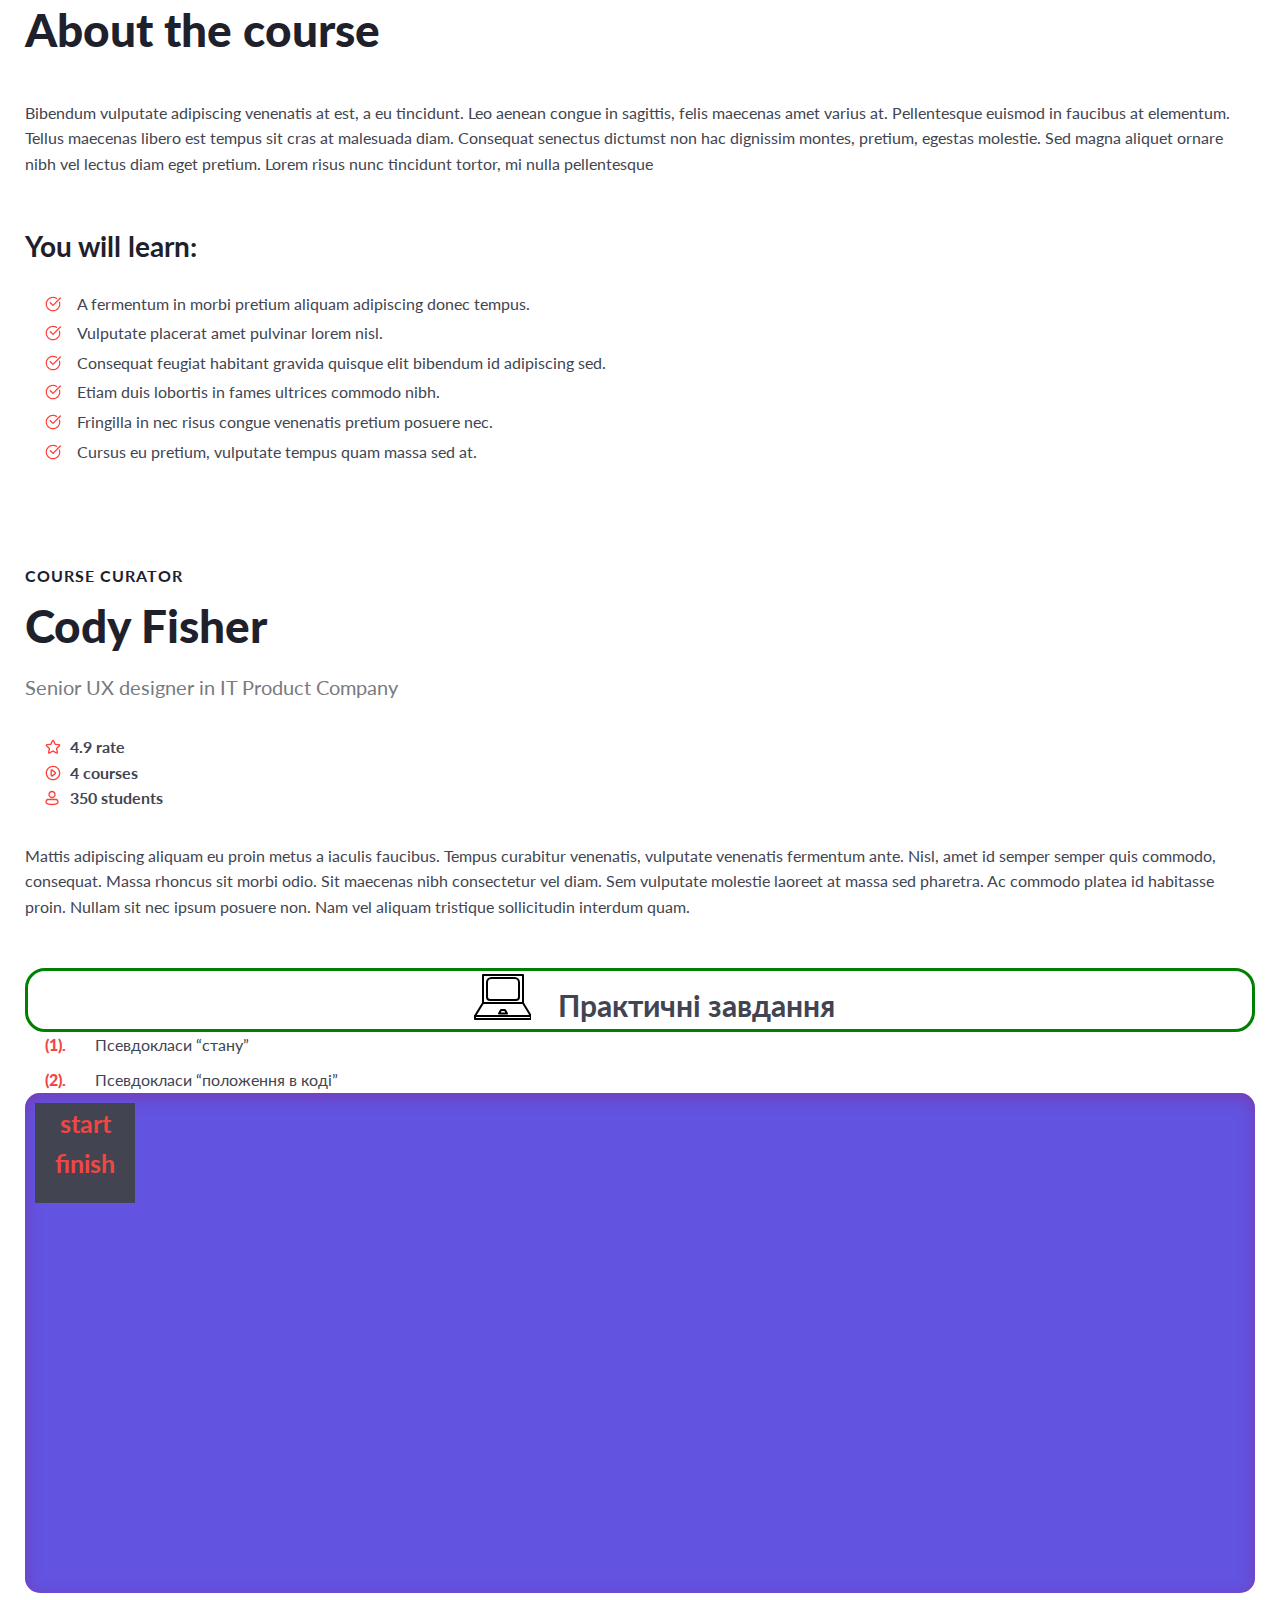
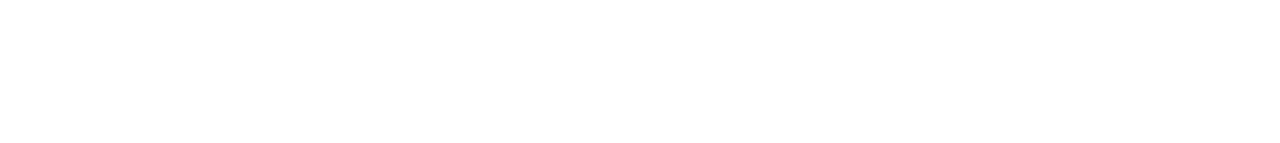
<file: lesson_8/index.html>
<!DOCTYPE html>
<html lang="en">

<head>
	<meta charset="UTF-8">
	<meta http-equiv="X-UA-Compatible" content="IE=edge">
	<meta name="viewport" content="width=device-width, initial-scale=1.0">
	<link rel="stylesheet" href="css/reset.css">
	<link rel="stylesheet" href="css/style.css">
	<title>Lesson 8</title>
</head>

<body>
	<header class="header"></header>

	<main class="course">
		<div class="course__container">
			<div class="course__about">

				<h2 class="course__title">
					About the course
				</h2>

				<div class="course__text">
					<p>
						Bibendum vulputate adipiscing venenatis at est, a eu tincidunt. Leo aenean congue in sagittis,
						felis
						maecenas amet varius at. Pellentesque euismod in faucibus at elementum. Tellus maecenas libero
						est
						tempus sit cras at malesuada diam. Consequat senectus dictumst non hac dignissim montes,
						pretium,
						egestas molestie. Sed magna aliquet ornare nibh vel lectus diam eget pretium. Lorem risus nunc
						tincidunt tortor, mi nulla pellentesque
					</p>
				</div>

				<h3 class="course__list-title">
					You will learn:
				</h3>

				<div class="course__list">
					<ul class="course__items">
						<li>A fermentum in morbi pretium aliquam adipiscing donec tempus.</li>
						<li>Vulputate placerat amet pulvinar lorem nisl.</li>
						<li>Consequat feugiat habitant gravida quisque elit bibendum id adipiscing sed.</li>
						<li>Etiam duis lobortis in fames ultrices commodo nibh.</li>
						<li>Fringilla in nec risus congue venenatis pretium posuere nec.</li>
						<li>Cursus eu pretium, vulputate tempus quam massa sed at.</li>
					</ul>
				</div>
			</div>

			<div class="course__curator">

				<h6 class="course__curator-heading">
					Course curator
				</h6>

				<h2 class="course__title course__title-cody">
					Cody Fisher
				</h2>

				<div class="course__lead">
					<p>Senior UX designer in IT Product Company</p>
				</div>

				<div class="course__info">
					<ul>
						<li>4.9 rate</li>
						<li>4 courses</li>
						<li>350 students</li>
					</ul>
				</div>

				<div class="course__text ">
					<p>Mattis adipiscing aliquam eu proin metus a iaculis faucibus. Tempus curabitur venenatis,
						vulputate venenatis fermentum ante. Nisl, amet id semper semper quis commodo, consequat. Massa
						rhoncus sit morbi odio. Sit maecenas nibh consectetur vel diam. Sem vulputate molestie laoreet
						at massa sed pharetra. Ac commodo platea id habitasse proin. Nullam sit nec ipsum posuere non.
						Nam vel aliquam tristique sollicitudin interdum quam. </p>
				</div>
			</div>

			<div class="practice__container">

				<h1 class="practice__title">
					Практичні завдання
				</h1>
				<ul class="practice__list">
					<li>
						<a class="practice__link" href="#">Псевдокласи “стану”</a>
						<ul>
							<li><a href="#">:hover</a></li>
							<li><a href="#">:active</a></li>
							<li><a href="#">:visited</a></li>
							<li><a href="#">:focus</a></li>
							<li><a href="#">:target</a></li>
						</ul>
					</li>
					<li><a class="practice__link" href="#">Псевдокласи “положення в коді”</a>
						<ul>
							<li><a href="#">:first-child</a></li>
							<li><a href="#">:first-of-type</a></li>
							<li><a href="#">:last-child</a></li>
							<li><a href="#">:first-of-type</a></li>
							<li><a href="#">:nth-child (порядковий номер елементу</a>)</li>
							<li><a href="#">:not(селектор)</a></li>
						</ul>
					</li>
				</ul>
			</div>

			<div class="start__container">
				<div class="start">
					<span>start</span>
					<span>finish</span> 
				</div>
				<div class="game__block-1"></div>
				<div class="game__block-2"></div>
				<div class="game__block-3"></div>
				<div class="game__block-4"></div>
				<div class="game__block-5"></div>
				<div class="game__block-6"></div>
			</div>
		</div>
	</main>

	<footer class="footer"></footer>

</body>

</html>
</file>
<file: lesson_11/css/style.css>
.wrapper {
    /* overflow: hidden; */
    position: relative;
    min-height: 100%;
}

[class*="__container"] {
    max-width: 840px;
    margin: 0 auto;
}

.header {
    position: fixed;
    width: 100%;
    left: 0;
    top: 0;
    background-color: yellowgreen;
    z-index: 100;
}

.logo {
    position: relative;
}

.logo img {
    width: 50px;
    height: 50px;
    position: absolute;
    top: 10px;
    right: 2px;
}

.logo img:hover {
    width: 60px;
    height: 60px;
    position: absolute;
    top: 20;
    right: 10px;
    transition: all 0.5s ease 0s;
}

.menu {
    font-size: 0;
    text-align: center;
}

.menu__item {
    position: relative;
    display: inline-block;
}

.menu__item:not(:last-child) {
    margin-right: 30px;
}

.menu__item:hover .sub-menu {
    opacity: 0.5;
    visibility: visible;
    top: 100%;
}

.menu__link {
    font-size: 60px;
    color: #fff;
    display: inline-block;
    padding: 5px 0px;
}

.sub-menu {
    background-color: #257a25;
    padding: 5px;
    position: absolute;
    min-width: 230px;
    top: 120%;
    left: -20px;
    opacity: 0;
    visibility: hidden;
    transition: all 0.3s ease 0s;
}

.sub-menu--left {
    left: -20px;
}

.sub-menu__item:not(:last-child) {
    margin-bottom: 10px;
}

.sub-menu__link {
    font-size: 30px;
    color: #fff;
}

.position {
    text-align: center;
    border: 1px solid #000;
    padding-top: 100px;
    height: 1905px;
}

.style {
    margin-bottom: 50px;
    font-size: 50px;
}

.relative__item--green {
    position: relative;
    background-color: green;
    z-index: 50;
}

.relative__item--red {
    background-color: red;
    position: relative;
    bottom: 24px;
    left: 10px;
    z-index: 5;
}

.relative__item--yellow {
    position: relative;
    bottom: 48px;
    left: 20px;
    background-color: yellow;
    z-index: 1;
}

.position__absolute {
    position: relative;
}

.absolute__item--green {
    background-color: green;
}

.absolute__item--red {
    position: absolute;
    top: 25px;
    right: -180px;
    background-color: red;
}

.absolute__item--yellow {
    background-color: yellow;
}

.fixed__item--green {
    background-color: green;
}

.fixed__item--red {
    position: fixed;
    bottom: 0;
    right: 0;
    margin: 10px;
    background-color: red;
}

.fixed__item--yellow {
    background-color: yellow;
}

.position__sticky {
    height: 200px;
}
.sticky__item--green {
    background-color: green;
}

.sticky__item--red {
    position: sticky;
    top: 160px;
    background-color: red;
}

.sticky__item--yellow {
    background-color: yellow;
}

.car__sections {
    position: relative;
    width: 100%;
    height: 600px;
    background: url("../img/road.jpg") 0 0 / 100% no-repeat;
}

.section__car img {
    position: absolute;
    bottom: 61px;
    left: 30%;
}

.section__wheel-1 img,
.section__wheel-2 img {
    width: 60px;
    height: 60px;
}

.section__wheel-1 {
    position: absolute;
    bottom: 117px;
    left: 280px;
}

.section__wheel-2 {
    position: absolute;
    bottom: 117px;
    left: 425px;
}

.section__lamp {
    position: absolute;
    bottom: 170px;
    left: 477px;
    width: 20px;
    height: 20px;
    background-color: #fff;
    border-radius: 50%;
}

.car__sections:hover .section__lamp {
    background-color: yellow;
}

.car__sections:hover .section__wheel-1,
.car__sections:hover .section__wheel-2 {
    transform: rotate(180deg);
}
</file>
<file: lesson_12/css/style.css>
.wrapper {
    overflow: hidden;
    position: relative;
    min-height: 100%;
}

[class*="__container"] {
    max-width: 1200px;
    margin: 0 auto;
}

.header {
    text-align: center;
    background: linear-gradient(135deg, rgba(254, 252, 234, 1) 0%, rgba(241, 218, 54, 1) 58%);
}

.header__title {
    text-transform: uppercase;
    line-height: 1.6;
    font-size: 20px;
    font-weight: 900;
    margin-bottom: 100px;
}

.puzzles {
    margin-left: 50px;
}

.puzzles {
    position: relative;
}

.puzzle-2,
.puzzle-3,
.puzzle-4,
.puzzle-5 {
    position: absolute;
    top: 0;
}

.puzzle-2,
.puzzle-7,
.puzzle-12,
.puzzle-17,
.puzzle-22 {
    left: 154px;
}

.puzzle-3,
.puzzle-8,
.puzzle-18,
.puzzle-23 {
    left: 307px;
}

.puzzle-4,
.puzzle-9,
.puzzle-14,
.puzzle-19,
.puzzle-24 {
    left: 461px;
}

.puzzle-5,
.puzzle-10,
.puzzle-15,
.puzzle-25 {
    left: 614px;
}

.puzzle-6,
.puzzle-7,
.puzzle-8,
.puzzle-9,
.puzzle-10 {
    position: absolute;
    top: 86px;
}

.puzzle-11,
.puzzle-12,
.puzzle-14,
.puzzle-15 {
    position: absolute;
    top: 173px;
}

.puzzle-16,
.puzzle-17,
.puzzle-18,
.puzzle-19 {
    position: absolute;
    top: 259px;
}

.puzzle-21,
.puzzle-22,
.puzzle-23,
.puzzle-24,
.puzzle-25 {
    position: absolute;
    top: 346px;
}

.puzzle-1:hover {
    transform: translate(-80px);
    transition: all 0.3s ease;
}

.puzzle-8:hover img {
    transform: scale(0.8);
}

.puzzle-10 {
    perspective: 400px;
    transform-style: flat;
}

.puzzle-10:hover img {
    transform: rotateY(50deg);
}

.puzzle-12:hover img {
    transform-origin: 0 0;
    transform: rotate(-45deg);
}

.puzzle-13 {
    position: absolute;
    right: 100px;
    transform: rotate(45deg);
    z-index: 1;
}

.puzzle-13:hover {
    top: 173px;
    right: 689px;
    transform: rotate(0);
}

.puzzle-16:hover img {
    transform: rotate(10deg);
}

.puzzle-19:hover img {
    transform: skew(-20deg);
}

.puzzle-20 {
    position: absolute;
    right: 10px;
    transform: rotate(105deg);
}

.puzzle-20:hover {
    top: 259px;
    right: 382px;
    transform: rotate(0);
}

.puzzle-23 {
    perspective: 400px;
    perspective-origin: center;
}

.puzzle-23:hover img {
    transform: rotateX(45deg);
}

.puzzle-25:hover {
    transform: translate(80px);
    transition: all 0.3s ease;
}
</file>
<file: lesson_3/css/style.css>
#content {
	color: brown;
}

h2 {
	color: crimson;
}

h3 {
	color: firebrick;
}

.list a {
	color: aqua;
}

span {
	color: green;
}
.back a {
	color: yellow;
}

p {
	color: darkblue;
}
</file>
<file: lesson_4/css/fonts.css>
@import url('https://fonts.googleapis.com/css2?family=Roboto:wght@400;500;700&display=swap');

@import url('https://fonts.googleapis.com/css2?family=Lato:wght@400;700;900&display=swap'); 

@font-face {
	font-family: Larsseit;
	src: url("../fonts/Larsseit-Regular.woff2") format("woff2"), url("../fonts/Larsseit-Regular.woff") format("woff");
	font-display: swap;
	font-weight: 400;
	font-style: normal;
}

@font-face {
	font-family: Larsseit;
	src: url("../fonts/Larsseit-Medium.woff2") format("woff2"), url("../fonts/Larsseit-Medium.woff") format("woff");
	font-display: swap;
	font-weight: 500;
	font-style: normal;
}

@font-face {
	font-family: Larsseit;
	src: url("../fonts/Larsseit-Bold.woff2") format("woff2"), url("../fonts/Larsseit-Bold.woff") format("woff");
	font-display: swap;
	font-weight: 700;
	font-style: normal;
}
</file>
<file: lesson_4/css/style.css>
* {
	color: rgb(40, 255, 68);
}

#lists {
	color: green;
}

.item * {
	color: crimson;
}

a {
	color: rgb(0, 132, 255);
}

h1,
h2 {
	color: blue;
}

.text > p {
	color: gray;
}

.text ~ p{
	color: orange;
}

.text + p {
	color: green;
} 

body {
	font-family: Roboto;
}

h1 {
	font-family: Larsseit;
	font-weight: 900;
} 

.content * {
	font-family: Lato;
	font-weight: 900;
}
</file>
<file: lesson_5/css/fonts.css>
@import url('https://fonts.googleapis.com/css2?family=Inconsolata:wght@500&display=swap');

@font-face {
	font-family: Georgia;
	src: url("../fonts/Georgia-Regular.woff2") format("woff2"), url("../fonts/Georgia-Regular.woff") format("woff");
	font-display: swap;
	font-weight: 400;
	font-style: normal;
}

@font-face {
	font-family: GofarScript;
	src: url("../fonts/GofarScript.woff2") format("woff2"), url("../fonts/GofarScript.woff") format("woff");
	font-display: swap;
	font-weight: 400;
	font-style: normal;
}

@font-face {
	font-family: Gofar;
	src: url("../fonts/GofarSerif.woff2") format("woff2"), url("../fonts/GofarSerif.woff") format("woff");
	font-display: swap;
	font-weight: 700;
	font-style: normal;
}
</file>
<file: lesson_5/css/style.css>
body {
	font-family: "Georgia", serif;
	font-size: 19px;
	line-height: 1.5;
}

h1 {
	font-family: "GofarScript", serif;
	font-size: 30px;
	font-weight: 700;
	letter-spacing: 5px;
	line-height: 1.2;
	margin-bottom: 25px;
	text-shadow: 2px 2px 4px #000;
	text-decoration: overline;
}

h2 {
	font-family: "Gofar", serif;
	font-size: 20px;
	color: rgba(255, 6, 6, 0.911);
	margin-bottom: 20px;
	word-spacing: 5px;
	letter-spacing: 7px;
	text-decoration: line-through;
	text-indent: 20px;
}

img,
p {
	margin-bottom: 25px;
}

span {
	color: grey;
	font-size: 20px;
	text-transform: uppercase;

}

.top {
	font-size: 30px;
	text-align: center;
	margin-bottom: 10px;
}

.cat-descr,
.octopus-descr,
.sheep-descr,
.monkey-descr,
.raven-descr {
	font-family: "Inconsolata", serif;
	font-weight: 500;
	margin-bottom: 45px;
}

.cat-text a {
	text-decoration: underline;
}

.monkey-container {
	width: 700px;
	background-color: #000;
	color: #fff;
	text-align: center;
	padding: 5px 10px;
	margin-bottom: 20px;
	text-indent: none;
}
</file>
<file: lesson_6/css/fonts.css>
@import url('https://fonts.googleapis.com/css2?family=Lato:wght@400;700;900&display=swap');
</file>
<file: lesson_6/css/style.css>
body {
	font-family: "Lato", sans-serif;
	color: #424551;
	line-height: 1.6;
	margin-left: 10px;
}

h1 {
	margin-top: 25px;
	font-weight: 900;
	font-size: 46px;
	line-height: 1.3;
	color: #1e212c;
	margin-bottom: 82px;
}

.container {
	max-width: 900px;
	margin: 0 auto;
}

.image {
	margin-bottom: 50px;
}

.text-2 {
	margin-bottom: 40px;
}
.text-4 {
	margin-left: 58px;
}
.text-3,
.text-4 {
	margin-bottom: 48px;
}

.text-5,
.list {
	margin-bottom: 24px;
}

.text-1,
.text-4 {
	font-weight: 700;
	font-size: 20px;
	line-height: 1.5;
	color: #1e212c;
	margin-bottom: 24px;
}

.text-6 {
	padding-bottom: 60px;
}

.items {
	margin: 0 0 5px 30px;
}

h2 {
	color: blue;
	font-size: 20px;
	text-transform: uppercase;
	margin-bottom: 30px;
}

.wrapper {
	width: 600px;
	margin: 0 auto;
}

.button {
	font-size: 0;
}

.button a {
	font-size: 20px;
	width: 200px;
	margin: 5px;
	border-radius: 10px;
	outline: 2px solid blue;
	color: khaki;
	background-color: #000;
	display: inline-block;
	padding: 5px;
}

.width-1 {
	max-width: 400px;
	max-height: 200px;
	overflow: auto;
	background-color: chartreuse;
	margin: 25px;
	padding: 5px 20px 30px 40px;
	border-top: 1px solid red;
	border-right: 3px dotted red;
	border-bottom: 6px dashed red;
	border-left: 9px double red;
}

.width-1 a {
	visibility: hidden;
}

.width-1 span {
	opacity: 0.4;
}

.width-2 {
	width: 300px;
	height: 50px;
	overflow: hidden;
	padding: 10px;
	display: inline-block;
	background-color: rgba(201, 33, 33, 0.5);
	margin-left: 55px;
	margin-bottom: 50px;
}

.circle {
	width: 300px;
	height: 300px;
	border-radius: 50%;
	background-color: blueviolet;
	border: 2px solid red;
	box-shadow: 10px 5px 5px red, inset 10px 5px 5px red;
}
</file>
<file: lesson_7/css/fonts.css>
@import url('https://fonts.googleapis.com/css2?family=Lato:wght@400;700;900&display=swap');
</file>
<file: lesson_7/css/style.css>
body {
	font-family: "Lato", sans-serif;
	color: #424551;
	line-height: 1.6;
}

[class*="__container"] {
	max-width: 810px;
	margin: 0 auto;
}

h1 {
	font-weight: 900;
	font-size: 46px;
	line-height: 1.3;
	color: #1e212c;
	margin-bottom: 82px;
}

.main {
	padding-top: 25px;
}

.image {
	max-width: 100%;
	margin-bottom: 50px;
}

.text-1,
.text-4 {
	font-family: "Lato";
	font-size: 20px;
	font-weight: 700;
	line-height: 1.5;
	color: #1e212c;
	margin-bottom: 24px;
}

.text-2 {
	margin-bottom: 44px;
}

.text-3 {
	margin-bottom: 48px;
}

.text-4 {
	padding-left: 60px;
	margin-bottom: 48px;
}

.text-5,
.text-list {
	margin-bottom: 24px;
}

.text-list {
	padding-left: 33px;
}

.text-list .items:not(:last-child) {
	margin-bottom: 4px;
}

.text__container {
	margin-bottom: 60px;
}

/* Практика */

.color {
	padding: 25px;
	height: 200px;
	border-radius: 20px;
	box-shadow: 0 0 10px #000;
	margin-bottom: 50px;
	background-image: linear-gradient(55.95deg, #da9f9d 0%, #f75e05 100%);
}

.image-1 {
	padding: 25px;
	border-radius: 20px;
	box-shadow: 0 0 10px #000;
	margin-bottom: 50px;
	color: green;
	background: url("../img/bg_repeat.jpg");
}

.repeat {
	padding: 25px;
	border-radius: 20px;
	box-shadow: 0 0 10px #000;
	margin-bottom: 50px;
	height: 1170px;
	background: url("../img/bg_repeat.jpg") 270px repeat-y;
	color: black;
	font-weight: 900;
}

.position {
	padding: 25px;
	border-radius: 20px;
	box-shadow: 0 0 10px #000;
	margin-bottom: 50px;
	background: url("../img/bg_repeat.jpg") right bottom repeat-x;
	height: 300px;
	color: #f75e05;
}

.fixed,
.local {
	padding: 25px;
	border-radius: 20px;
	box-shadow: 0 0 10px #000;
	margin-bottom: 50px;
}

.fixed {
	background: url("../img/50x50-icon-0.jpg") 50% fixed no-repeat;
}

.local {
	background: url("../img/50x50-icon-0.jpg") 70px 65px local no-repeat;
}

.size {
	padding: 25px;
	border-radius: 20px;
	box-shadow: 0 0 10px #000;
	margin-bottom: 50px;
	height: 300px;
	background: url("../img/bg_repeat.jpg") 0 0 / 100% no-repeat;
}

.cover {
	padding: 25px;
	border-radius: 20px;
	box-shadow: 0 0 10px #000;
	margin-bottom: 50px;
	background: url("../img/50x50-icon-0.jpg") 50% / cover no-repeat;
}

.universal {
	padding: 25px;
	border-radius: 20px;
	box-shadow: 0 0 10px #000;
	margin-bottom: 50px;
	height: 600px;
	background-c: darkslateblue;
	background: url("../img/50x50-icon-0.jpg") 250px 100px no-repeat, url("../img/bg_repeat.jpg") 180px 250px no-repeat,
		darkslateblue;
}
</file>
<file: lesson_8/css/style.css>
@import url("https://fonts.googleapis.com/css?family=Lato:regular,700,900&display=swap");

body {
    font-family: "Lato", sans-serif;
    color: #424551;
    line-height: 1.6;
}

.course {
    margin-bottom: 150px;
}

[class*="__container"] {
    max-width: 1230px;
    margin: 0 auto;
}

.course__about {
    margin-bottom: 100px;
}

.course__title {
    font-weight: 900;
    font-size: 46px;
    line-height: 1.3;
    color: #1e212c;
    margin-bottom: 40px;
}

.course__text {
    margin-bottom: 48px;
}

.course__list-title {
    font-weight: 700;
    font-size: 28px;
    line-height: 1.5;
    color: #1e212c;
    margin-bottom: 24px;
}

.course__items li:not(:last-child),
.course__curator-info li:not(:last-child) {
    margin-bottom: 4px;
}

.course__items li::before {
    content: "";
    background: url(../img/icons/Vector.svg) 0 0 no-repeat;
    width: 16px;
    height: 16px;
    display: inline-block;
    margin-right: 16px;
    margin-bottom: -2px;
}

.course__curator {
    margin-bottom: 30px;
}

.course__curator-heading {
    font-weight: 700;
    line-height: 1.5;
    letter-spacing: 1px;
    text-transform: uppercase;
    color: #1e212c;
    margin-bottom: 8px;
}

.course__title-cody {
    margin-bottom: 16px;
}

.course__lead {
    font-size: 20px;
    line-height: 1.5;
    color: #787a80;
    margin-bottom: 32px;
}

.course__info {
    margin-bottom: 32px;
}

.course__info li {
    font-weight: 700;
    line-height: 1.6;
}

.course__info li:first-child::before {
    content: "";
    background: url("../img/icons/Star.svg") 0 0 no-repeat;
    width: 16px;
    height: 16px;
    display: inline-block;
    margin: 0 9px -2px 0;
}

.course__info li:nth-child(2)::before {
    content: "";
    background: url("../img/icons/Play.svg") 0 0 no-repeat;
    width: 16px;
    height: 16px;
    display: inline-block;
    margin-right: 9px;
    margin: 0 9px -2px 0;
}

.course__info li:last-child::before {
    content: "";
    background: url("../img/icons/Human.svg") 0 0 no-repeat;
    width: 16px;
    height: 16px;
    display: inline-block;
    margin-right: 9px;
    margin: 0 9px -2px 0;
}


.practice__title {
    border: 3px solid green;
    border-radius: 20px;
    font-size: 30px;
    font-weight: 700;
    padding-left: 25px;
    text-align: center;
}

.practice__title::before {
    content: "";
    background: url("../img/icons/notebook.svg") 0 0 no-repeat;
    width: 60px;
    height: 60px;
    display: inline-block;
    margin: 0 20px -14px 0;
}

.practice__title:hover {
    background-image: linear-gradient(to right, #6253e1, #852d91, #a3a1ff, #f24645);
    box-shadow: 0 4px 15px 0 rgba(126, 52, 161, 0.75) inset;
    box-shadow: 0 4px 15px 0 rgba(126, 52, 161, 0.75);
    color: #fff;
    border: 3px solid rgb(4, 82, 4);
}

.practice__list li:not(:last-child) {
    margin-bottom: 10px;
}

ul {
    margin-left: 20px;
    counter-reset: item;
}

ul li::before {
    counter-increment: item;
    content: "(" counter(item) "). ";
    color: #f24645;
    font-weight: 900;
    margin-right: 25px;
}

ul ul {
    display: none;
}

ul li:hover ul {
    display: block;
    transition: all 0.3s ease-in-out;
}

a:visited {
    color: red;
}

a:active {
    color: yellow;
}

a:hover {
    text-decoration: underline;
    text-transform: uppercase;
}

.start__container {
    padding: 10px 0 0 10px;
    height: 500px;
    border-radius: 15px;
    box-shadow: 0 4px 15px 0 rgba(126, 52, 161, 0.75) inset;
    background-color: #6253e1;
    display: block;
}

.start {
    width: 100px;
    height: 100px;
    background-color: #424551;
    text-align: center;
}

.start span {
    font-size: 25px;
    font-weight: 700;
    color: #f24645;
}

[class|="href"]:focus {
    outline: 1px solid red;
}

[class^="game"] {
    visibility: hidden;
}
/* 
.start:hover + .game__block-1{
    visibility: visible;
}

.game__block-1:hover + .game__block-2 {
    visibility: visible;
}

.game__block-2:hover + .game__block-3{
    visibility: visible;
}
.game__block-3:hover + .game__block-4{
    visibility: visible;

}.game__block-4:hover + .game__block-5{
    visibility: visible;
}

.game__block-5:hover + .game__block-6{
    visibility: visible;
} */

.game__block-1 {
    width: 1000px;
    height: 50px;
    margin-left: 100px;
    margin-top: -75px;
    background-color: #852d91;
}

.game__block-2 {
    width: 40px;
    height: 200px;
    margin-top: -50px;
    margin-left: 1100px;
    background-color: #852d91;
}

.game__block-3 {
    width: 650px;
    height: 30px;
    margin-left: 490px;
    background-color: #852d91;
}

.game__block-4 {
    width: 20px;
    height: 200px;
    margin-left: 470px;
    margin-top: -30px;
    background-color: #852d91;
}

.game__block-5 {
    width: 450px;
    height: 15px;
    margin-left: 40px;
    background-color: #852d91;
}

.game__block-6 {
    width: 10px;
    height: 340px;
    margin-left: 40px;
    margin-top: -340px;
    background-color: #852d91;
}

/* .game__block-1:hover {
    visibility: visible;
}

.game__block-2:hover {
    visibility: visible;
}

.game__block-3:hover {
    visibility: visible;
}

.game__block-4:hover {
    visibility: visible;
}

.game__block-5:hover {
    visibility: visible;
}

.game__block-6:hover {
    visibility: visible;
} */

.start:hover + .game__block-1,
[class*="block-"]:hover,
[class*="block-"]:hover + * {
    visibility: visible;
}
</file>
